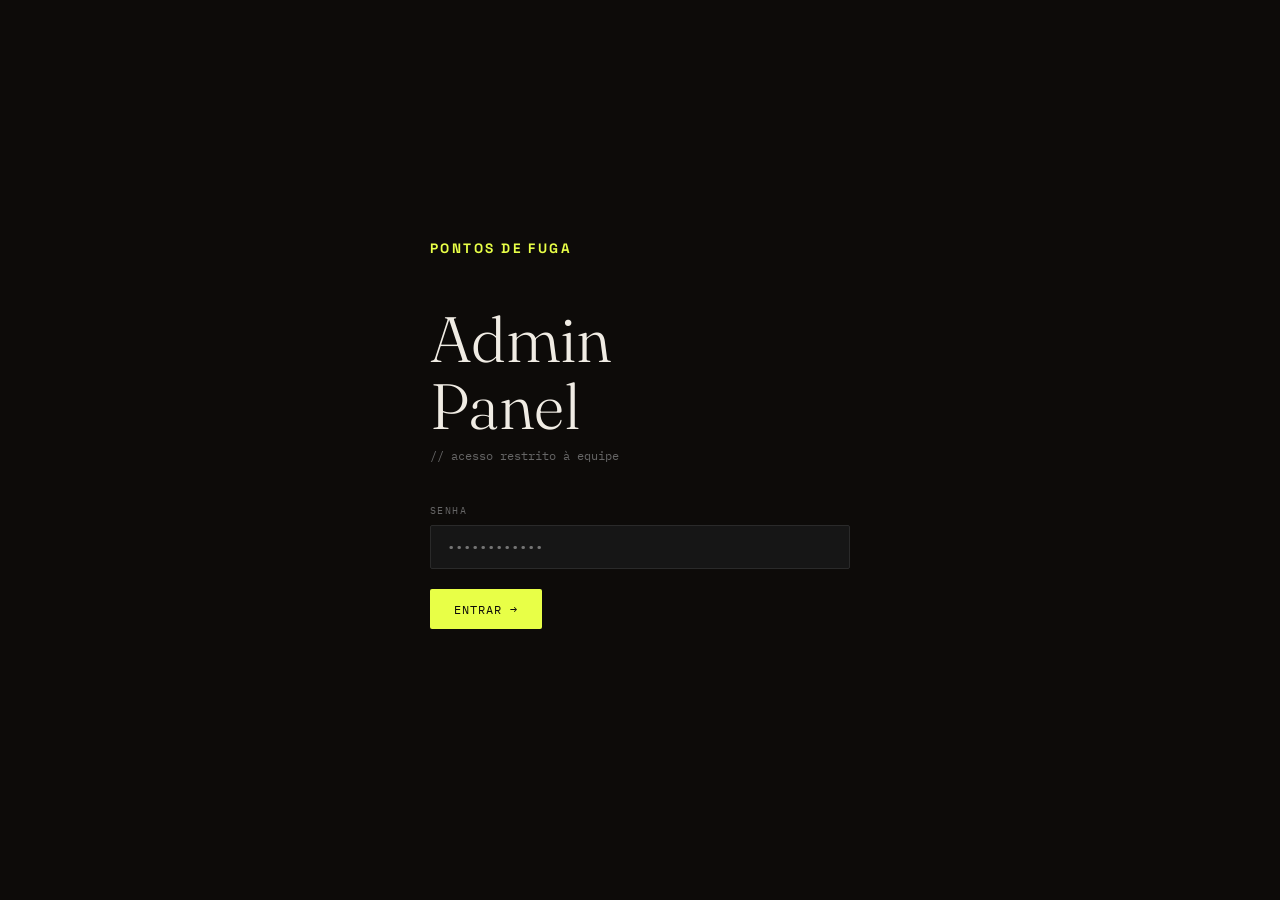
<file: admin.html>
<!DOCTYPE html>
<html lang="pt">
<head>
  <meta charset="UTF-8">
  <meta name="viewport" content="width=device-width, initial-scale=1.0">
  <title>pontos de fuga — Admin</title>
  <link rel="preconnect" href="https://fonts.googleapis.com">
  <link rel="preconnect" href="https://fonts.gstatic.com" crossorigin>
  <link href="https://fonts.googleapis.com/css2?family=Fraunces:ital,opsz,wght@0,9..144,300;0,9..144,400;0,9..144,600;1,9..144,300;1,9..144,400;1,9..144,600&family=Space+Grotesk:wght@300;400;500;600;700&family=IBM+Plex+Mono:ital,wght@0,400;0,500;1,400&display=swap" rel="stylesheet">
  <link rel="stylesheet" href="style/style-base.css">
  <link rel="stylesheet" href="style/style-admin.css">
</head>
<body>

  <!-- ══ LOGIN ══════════════════════════════════════════════ -->
  <div id="loginScreen">
    <div class="login-box">
      <div class="login-logo">pontos de fuga</div>
      <h1 class="login-title">Admin<br>Panel</h1>
      <p class="login-sub">// acesso restrito à equipe</p>
      <div class="field">
        <label>Senha</label>
        <input type="password" id="passwordInput" placeholder="••••••••••••">
      </div>
      <button class="btn btn-primary" id="loginBtn" onclick="doLogin()">Entrar →</button>
      <p id="loginErr"></p>
    </div>
  </div>

  <!-- ══ SETUP (primeira vez — nenhuma senha cadastrada) ════ -->
  <div id="setupScreen">
    <div class="login-box">
      <div class="login-logo">pontos de fuga</div>
      <h1 class="login-title">Primeiro<br>acesso</h1>
      <p class="login-sub">// configure sua senha de acesso</p>
      <div class="field">
        <label>Seu nome</label>
        <input type="text" id="setupLabel" placeholder="ex: Pedro">
      </div>
      <div class="field">
        <label>GitHub Token</label>
        <input type="password" id="setupToken" placeholder="ghp_xxxxxxxxxxxxxxxxxxxx">
      </div>
      <div class="field">
        <label>Senha que deseja usar</label>
        <input type="password" id="setupPassword" placeholder="escolha uma senha forte">
      </div>
      <button class="btn btn-primary" id="setupBtn" onclick="doSetup()">Salvar e entrar →</button>
      <p id="setupErr"></p>
    </div>
  </div>

  <!-- ══ APP ════════════════════════════════════════════════ -->
  <div id="app">

    <div class="adm-topbar">
      <button class="adm-menu-btn" onclick="toggleAdmDrawer()" aria-label="Menu">☰</button>
      <span class="adm-topbar-logo">pontos de fuga / admin</span>
      <div class="adm-topbar-right">
        <span id="saveStatus" class="save-status">carregando…</span>
        <button class="btn btn-primary" id="saveBtn" onclick="saveAll()" disabled>
          <span id="saveBtnText">Salvar no GitHub</span>
        </button>
        <button class="btn btn-secondary btn-small" onclick="doLogout()">Sair</button>
      </div>
    </div>

    <div class="adm-drawer-backdrop" id="admDrawerBackdrop" onclick="toggleAdmDrawer()"></div>
    <div class="adm-layout">

      <!-- SIDEBAR -->
      <aside class="adm-sidebar">
        <span class="sidebar-section">Catálogo</span>
        <button class="nav-btn active" onclick="showPanel('films')">Produções <span id="filmsCount"></span></button>
        <button class="nav-btn" onclick="showPanel('upcoming')">Em produção <span id="upcomingCount"></span></button>
        <span class="sidebar-section">Institucional</span>
        <button class="nav-btn" onclick="showPanel('festivais')">Festivais</button>
<button class="nav-btn" onclick="showPanel('parceiros')">Parceiros</button>
        <span class="sidebar-section">Páginas</span>
        <button class="nav-btn" onclick="showPanel('pag-principal')">Pág. principal</button>
        <button class="nav-btn" onclick="showPanel('pag-producoes')">Produções</button>
        <button class="nav-btn" onclick="showPanel('pag-historia')">Nossa história</button>
        <button class="nav-btn" onclick="showPanel('pag-vemai')">Vem aí</button>
        <button class="nav-btn" onclick="showPanel('pag-contato')">Contato</button>
        <span class="sidebar-section">Sistema</span>
        <button class="nav-btn" onclick="showPanel('estilo')">Estilo</button>
        <button class="nav-btn" onclick="showPanel('tipografia')">Tipografia</button>
        <button class="nav-btn" onclick="showPanel('links')">Links</button>
        <button class="nav-btn" onclick="showPanel('acessos')">Acessos</button>
      </aside>

      <!-- CONTENT -->
      <main class="adm-content">

        <div class="section-panel active" id="panel-films">
          <div class="panel-header">
            <span class="panel-title">Produções</span>
            <span class="panel-count" id="filmsPanelCount"></span>
          </div>
          <div id="filmsList"></div>
          <button class="add-btn" onclick="addFilm()">+ adicionar produção</button>

          <!-- ── OUTRAS PRODUÇÕES ── -->
          <div class="panel-header" style="margin-top:2.5rem">
            <span class="panel-title" style="font-size:16px">Outras Produções</span>
            <span class="panel-count" id="otherPanelCount"></span>
          </div>
          <div id="otherProductionsList"></div>
          <button class="add-btn" onclick="addOtherProduction()">+ adicionar outra produção</button>
        </div>

        <div class="section-panel" id="panel-upcoming">
          <div class="panel-header">
            <span class="panel-title">Em produção</span>
            <span class="panel-count" id="upcomingPanelCount"></span>
          </div>
          <div id="upcomingList"></div>
          <button class="add-btn" onclick="addUpcoming()">+ adicionar produção</button>
        </div>

        <div class="section-panel" id="panel-festivais">
          <div class="panel-header">
            <span class="panel-title">Festivais</span>
            <span class="panel-count" id="festivalPanelCount"></span>
          </div>
          <div id="festivaisList"></div>
          <button class="add-btn" onclick="addFestival()">+ adicionar festival</button>
        </div>

        <div class="section-panel" id="panel-parceiros">
          <div class="panel-header"><span class="panel-title">Parceiros</span></div>
          <div id="parceirosForm"></div>
        </div>

        <!-- ── NOSSA HISTÓRIA ── -->
        <div class="section-panel" id="panel-pag-historia">
          <div class="panel-header"><span class="panel-title">Nossa história</span></div>
          <div id="pagHistoriaForm"></div>
        </div>

        <!-- ── PÁG. PRINCIPAL ── -->
        <div class="section-panel" id="panel-pag-principal">
          <div class="panel-header"><span class="panel-title">Pág. principal</span></div>
          <div id="pagPrincipalForm"></div>
        </div>

        <!-- ── PRODUÇÕES ── -->
        <div class="section-panel" id="panel-pag-producoes">
          <div class="panel-header"><span class="panel-title">Produções</span></div>
          <div id="pagProducoesForm"></div>
        </div>

        <!-- ── VEM AÍ ── -->
        <div class="section-panel" id="panel-pag-vemai">
          <div class="panel-header"><span class="panel-title">Vem aí</span></div>
          <div id="pagVemaiForm"></div>
        </div>

        <!-- ── CONTATO ── -->
        <div class="section-panel" id="panel-pag-contato">
          <div class="panel-header"><span class="panel-title">Contato</span></div>
          <div id="pagContatoForm"></div>
        </div>

        <!-- ── ESTILO ── -->
        <div class="section-panel" id="panel-estilo">
          <div class="panel-header"><span class="panel-title">Estilo</span></div>
          <div id="estiloForm"></div>
        </div>

        <!-- ── TIPOGRAFIA ── -->
        <div class="section-panel" id="panel-tipografia">
          <div class="panel-header"><span class="panel-title">Tipografia</span></div>
          <div id="tipografiaForm"></div>
        </div>

        <!-- ── LINKS ── -->
        <div class="section-panel" id="panel-links">
          <div class="panel-header"><span class="panel-title">Links</span></div>
          <div id="linksForm"></div>
        </div>

        <!-- ── ACESSOS ── -->
        <div class="section-panel" id="panel-acessos">
          <div class="panel-header"><span class="panel-title">Gerenciar acessos</span></div>

          <div id="acessosList" style="margin-bottom:2rem"></div>

          <div class="card">
            <div class="card-header" onclick="toggleCard('card-add-access')">
              <div class="card-header-left">
                <span class="card-name">Adicionar novo acesso</span>
              </div>
              <span class="card-chevron">▼</span>
            </div>
            <div class="card-body" id="card-add-access">
              <div class="fields-grid">
                <div class="field"><label>Nome do usuário</label><input id="newLabel" placeholder="ex: Ana"></div>
                <div class="field"></div>
                <div class="field full"><label>GitHub Token</label><input type="password" id="newToken" placeholder="ghp_xxxxxxxxxxxxxxxxxxxx"></div>
                <div class="field full"><label>Senha</label><input type="password" id="newPassword" placeholder="senha que o usuário vai usar"></div>
              </div>
              <div class="card-actions">
                <button class="btn btn-primary" id="addAccessBtn" onclick="addAccess()">+ adicionar acesso</button>
              </div>
            </div>
          </div>

        </div>

      </main>
    </div>
  </div>

  <div id="toast"></div>

  <script src="scripts/data.js"></script>
  <script src="scripts/script-admin.js"></script>
</body>
</html>
</file>
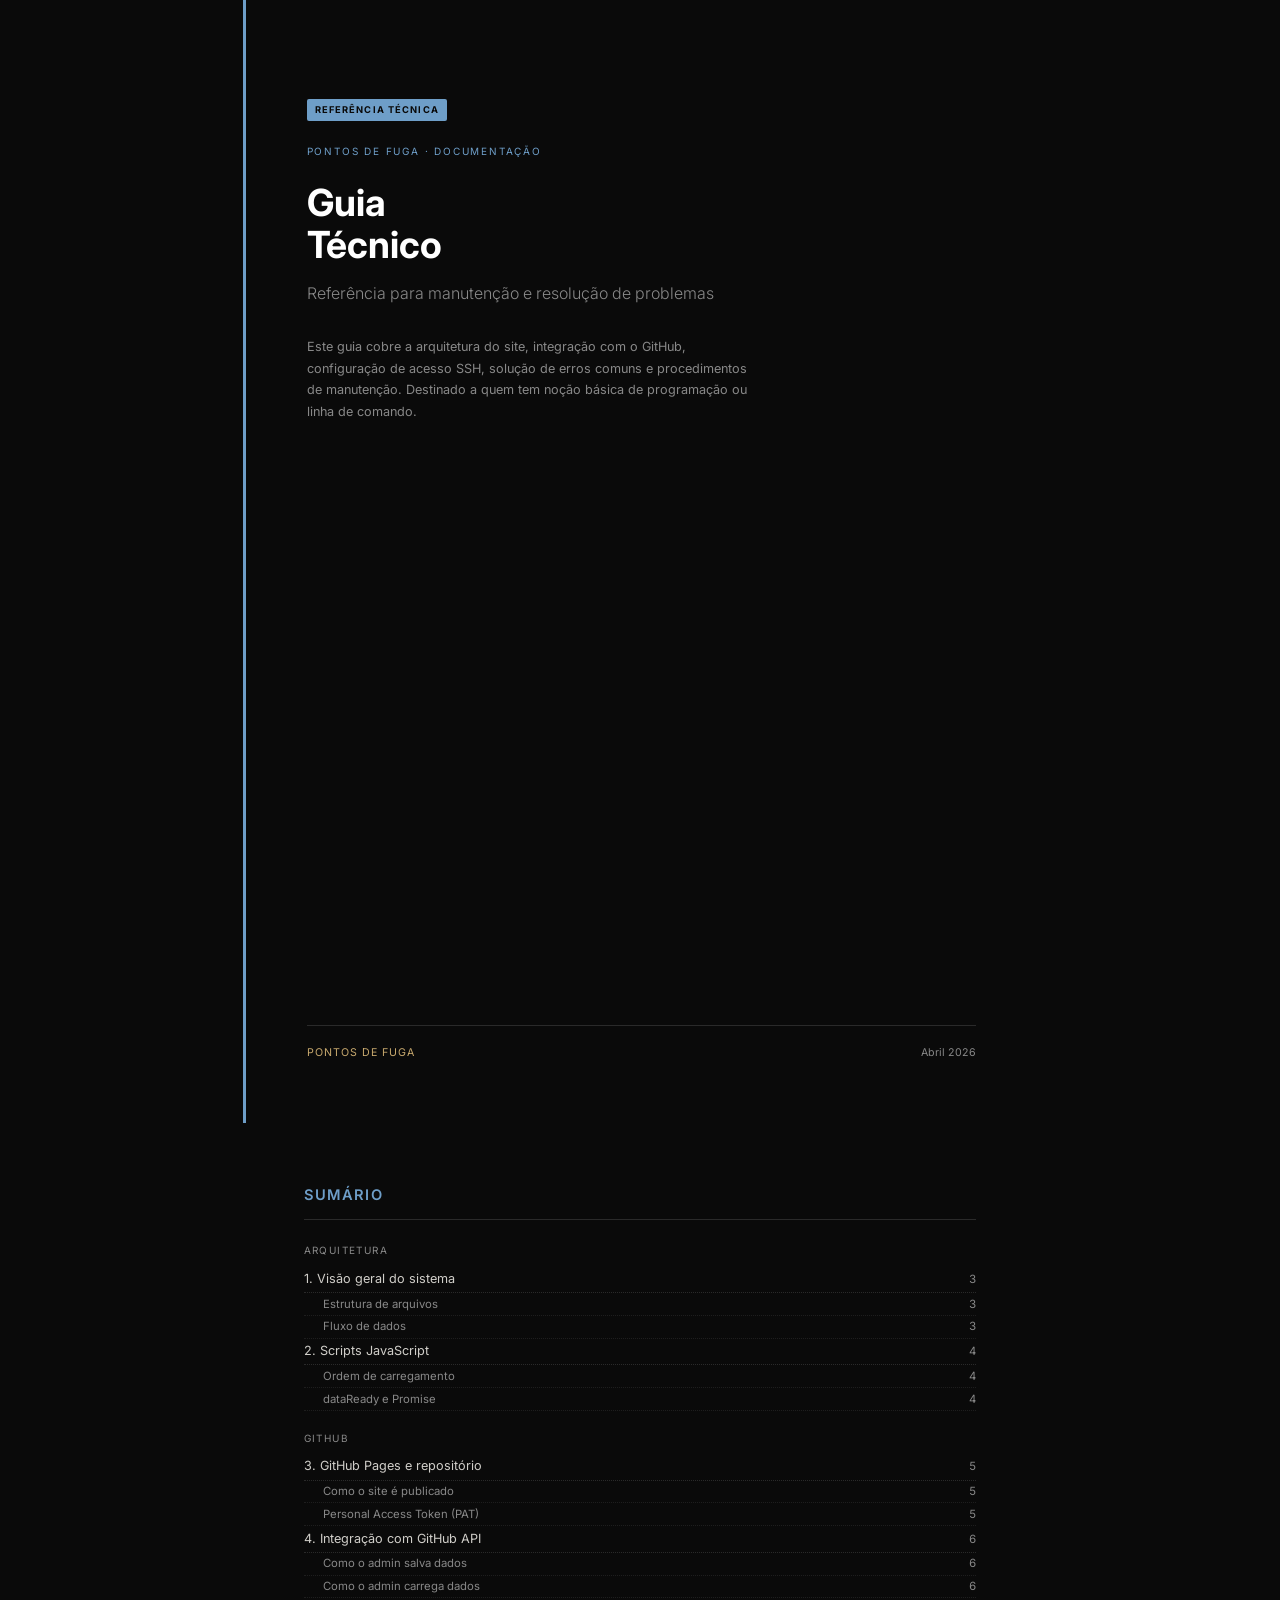
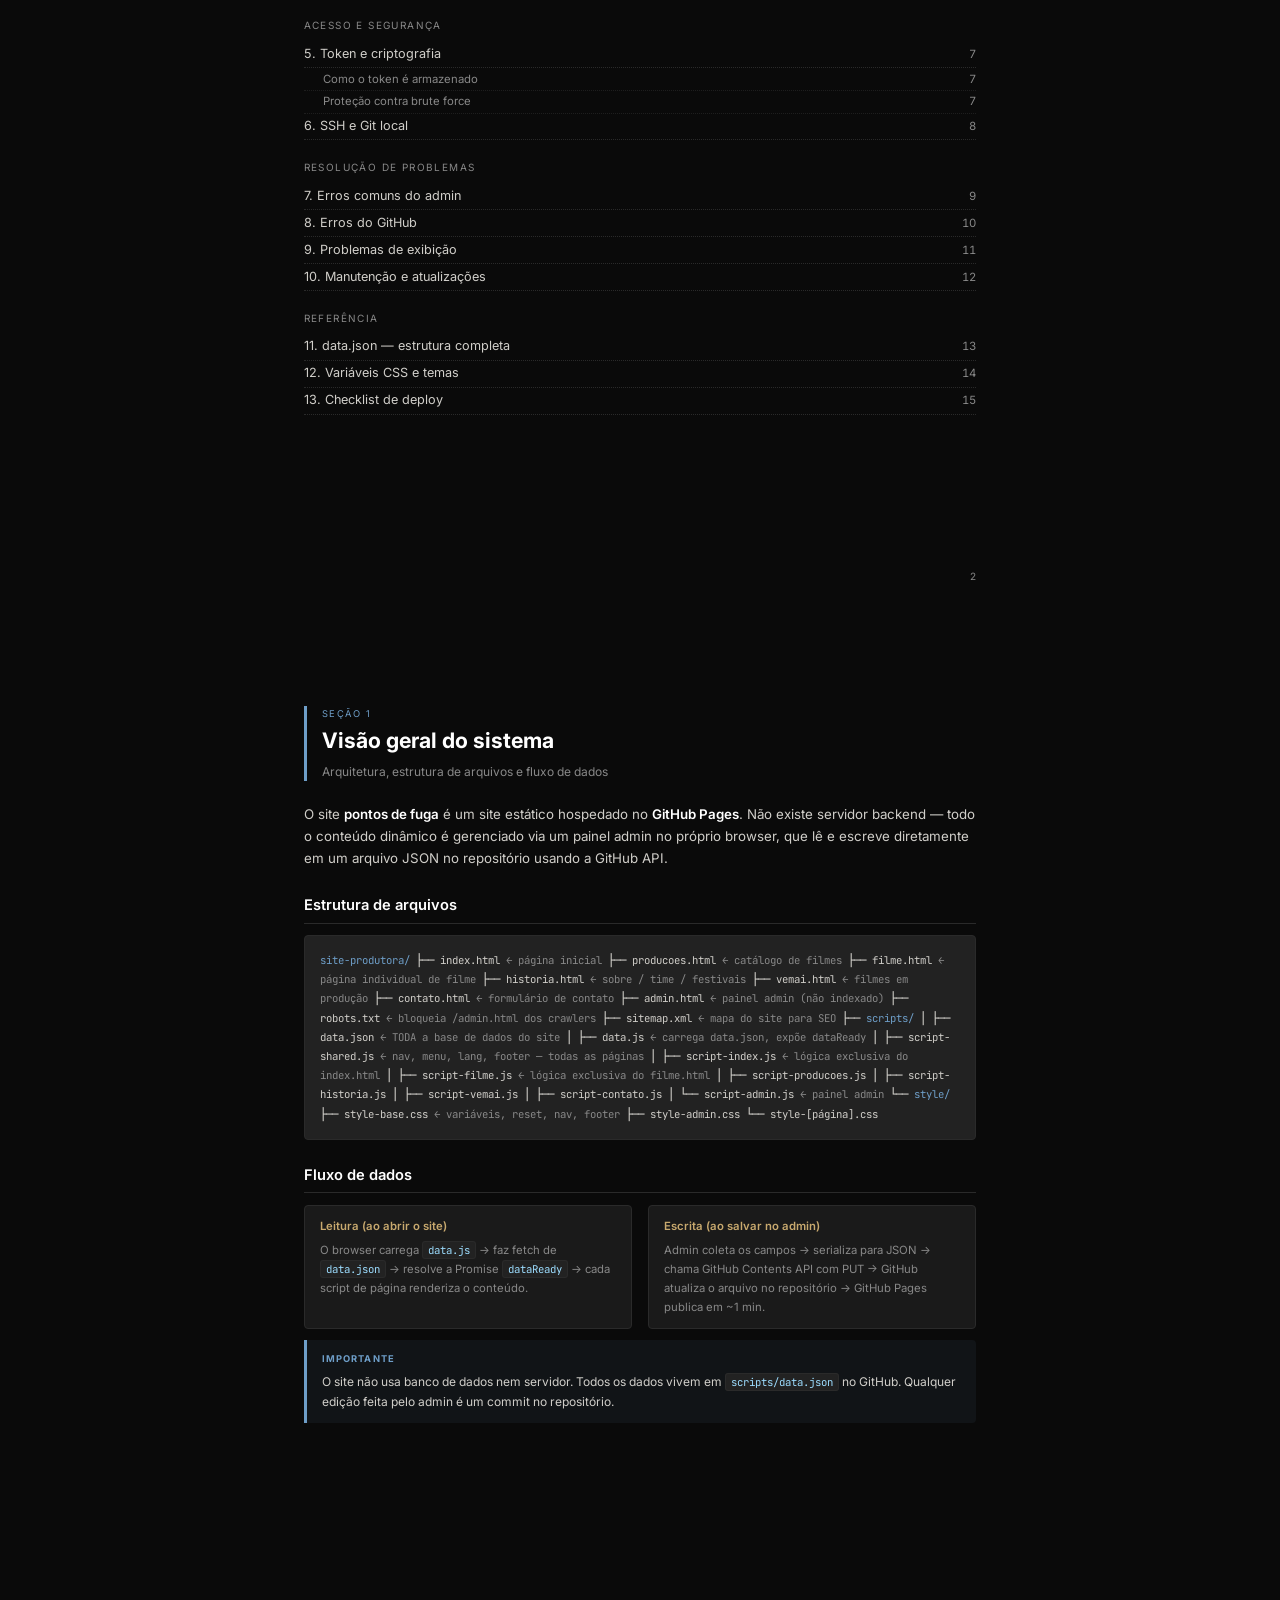
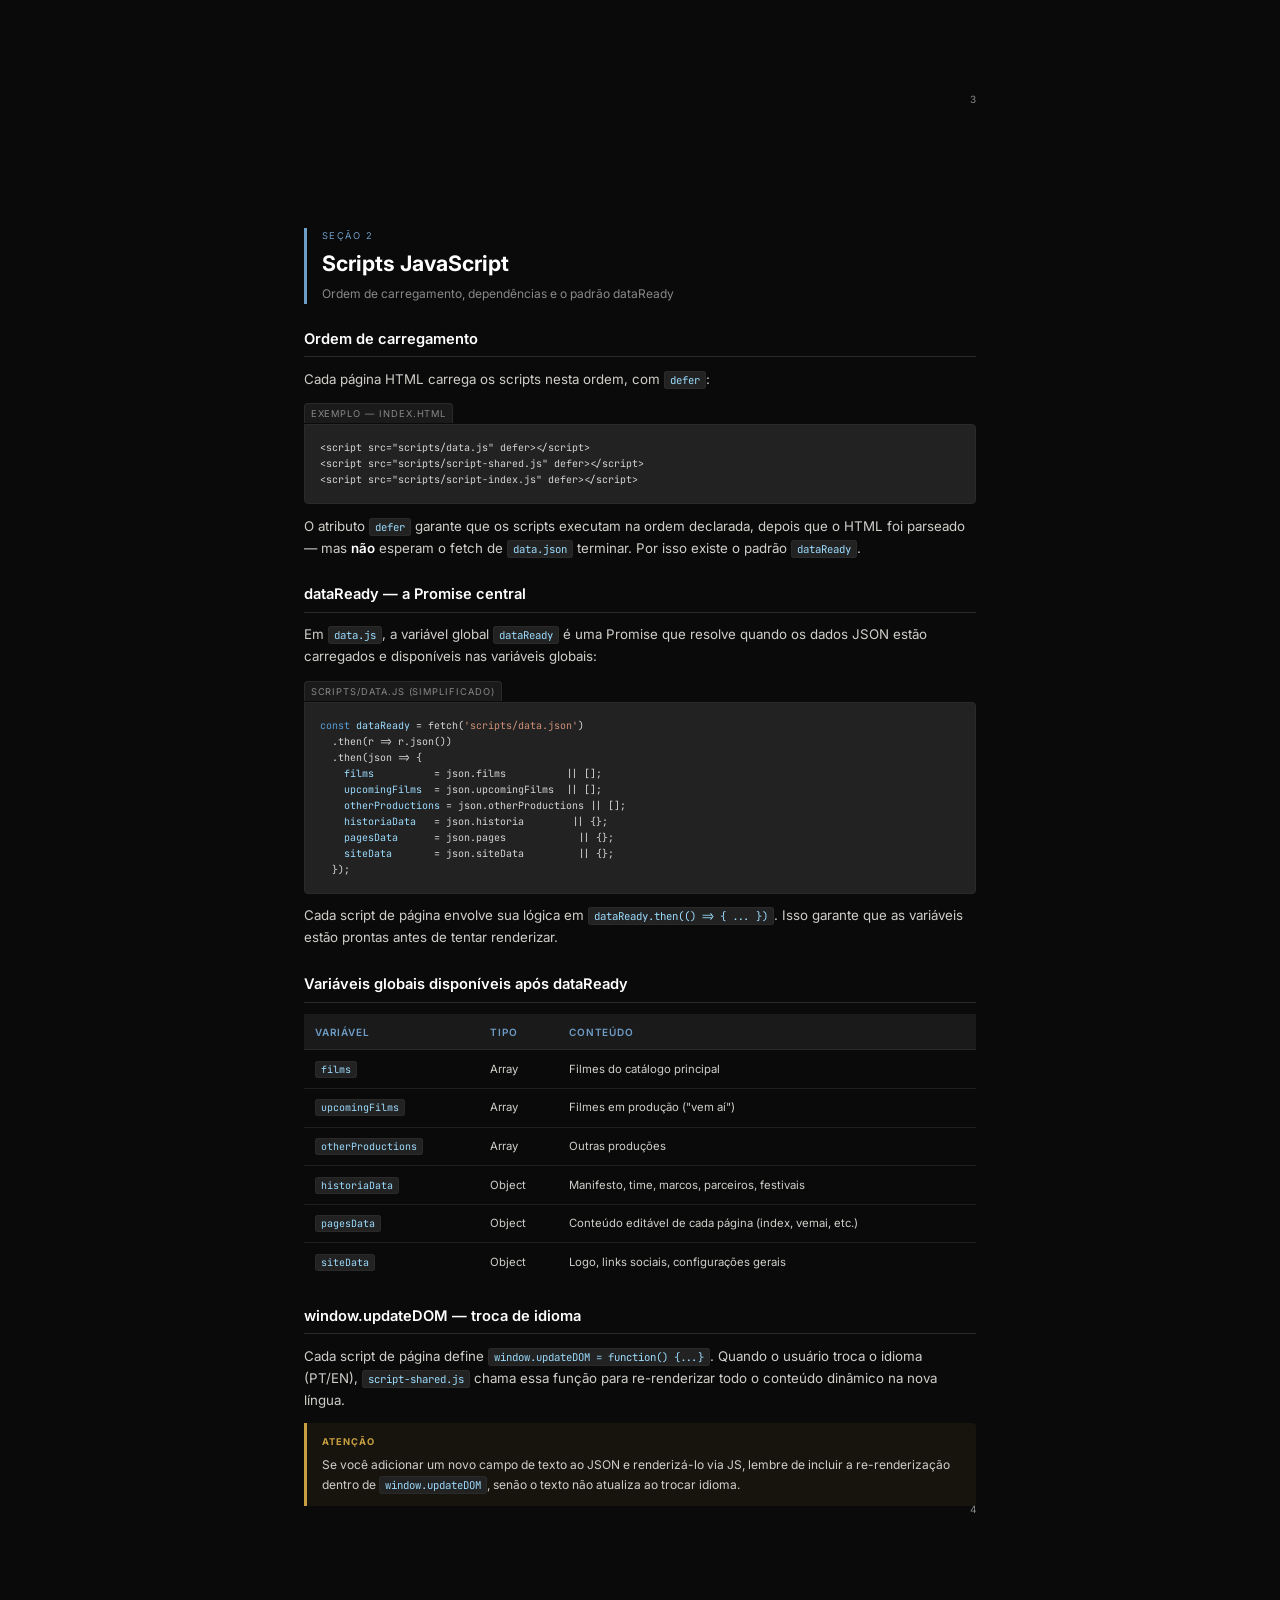
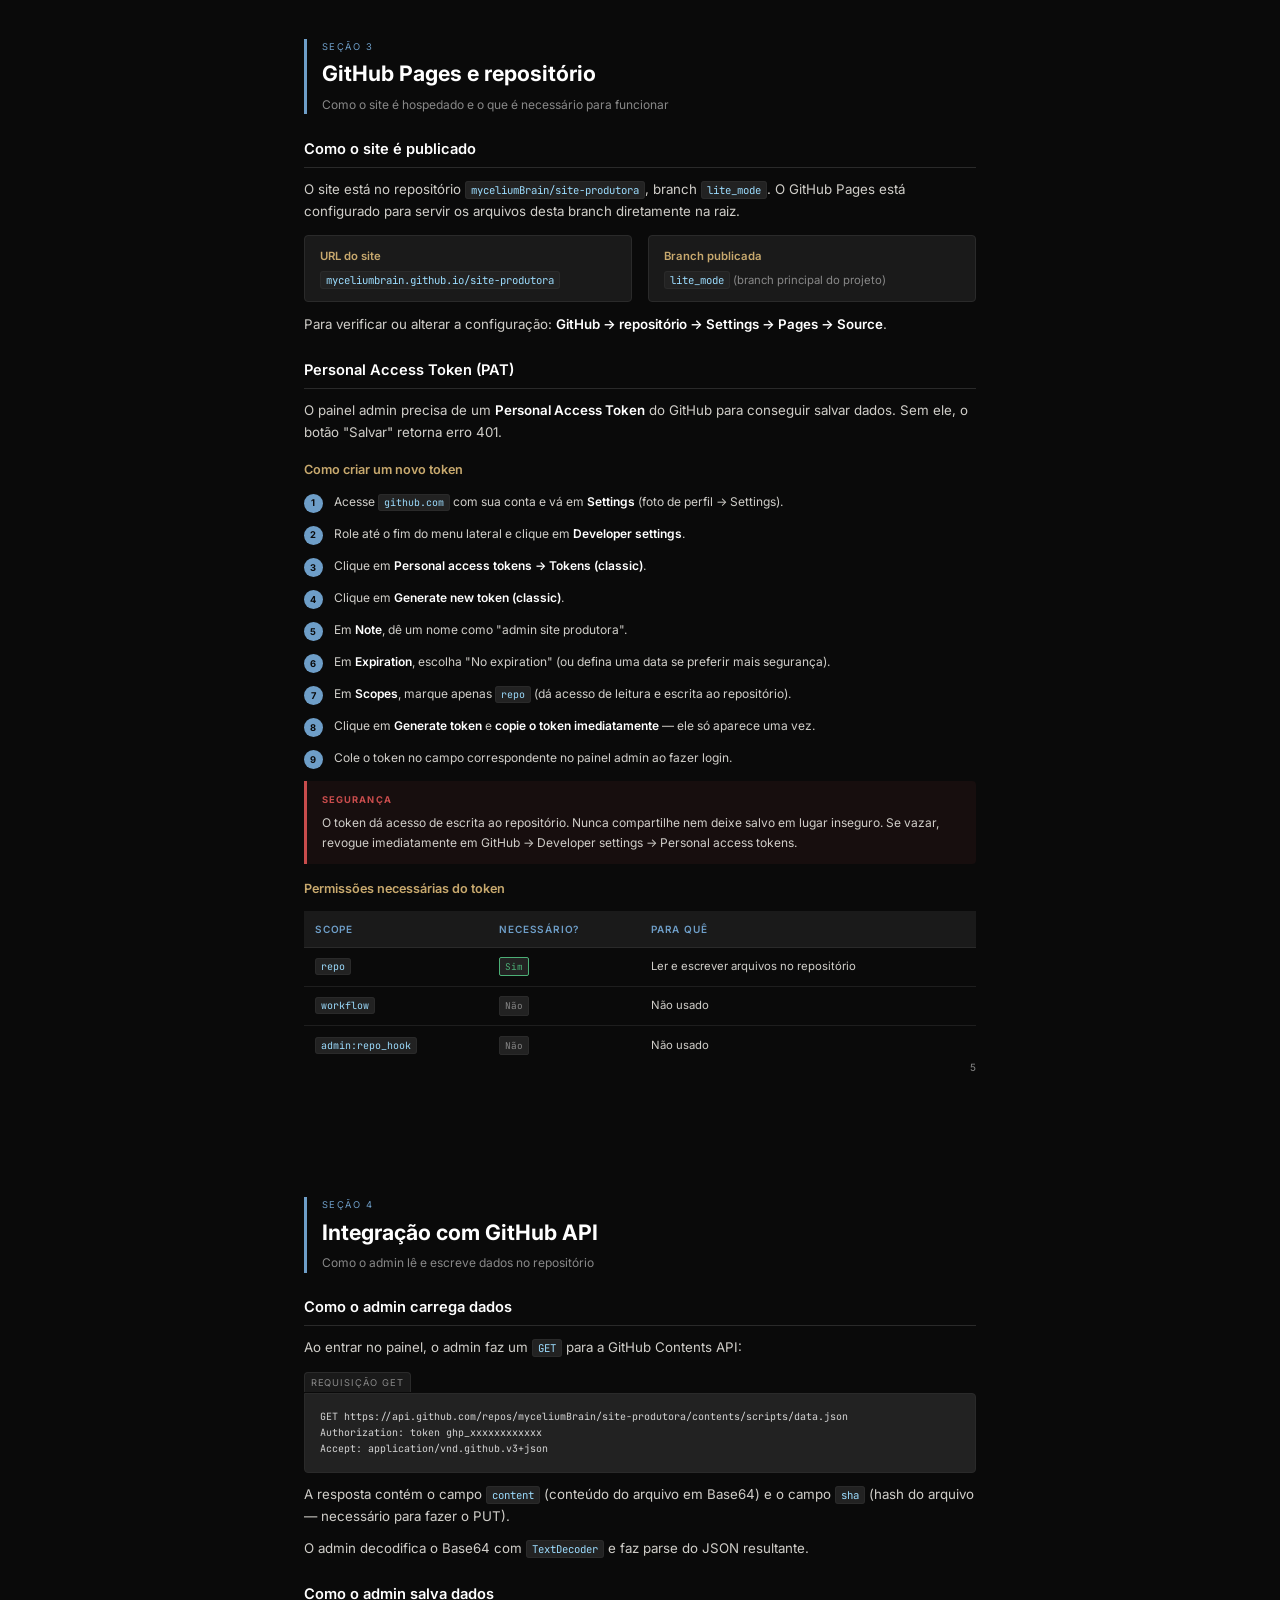
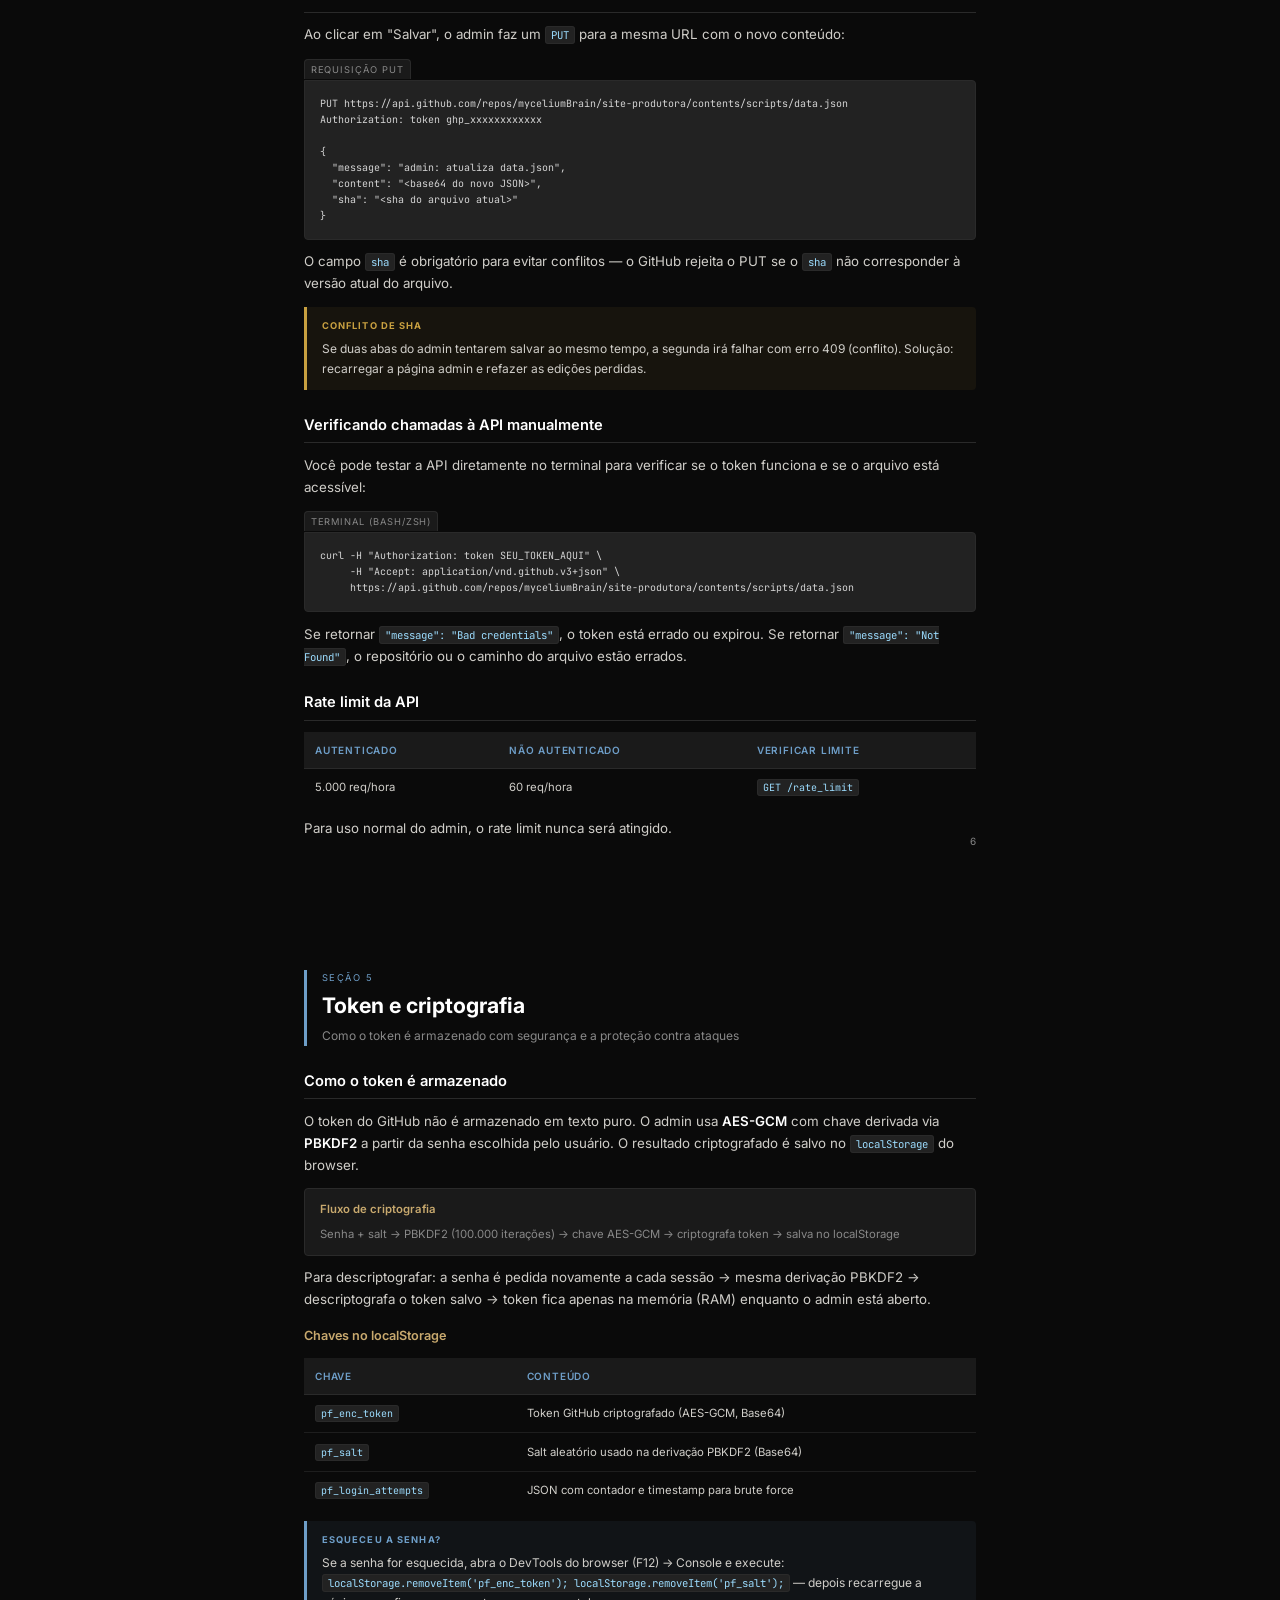
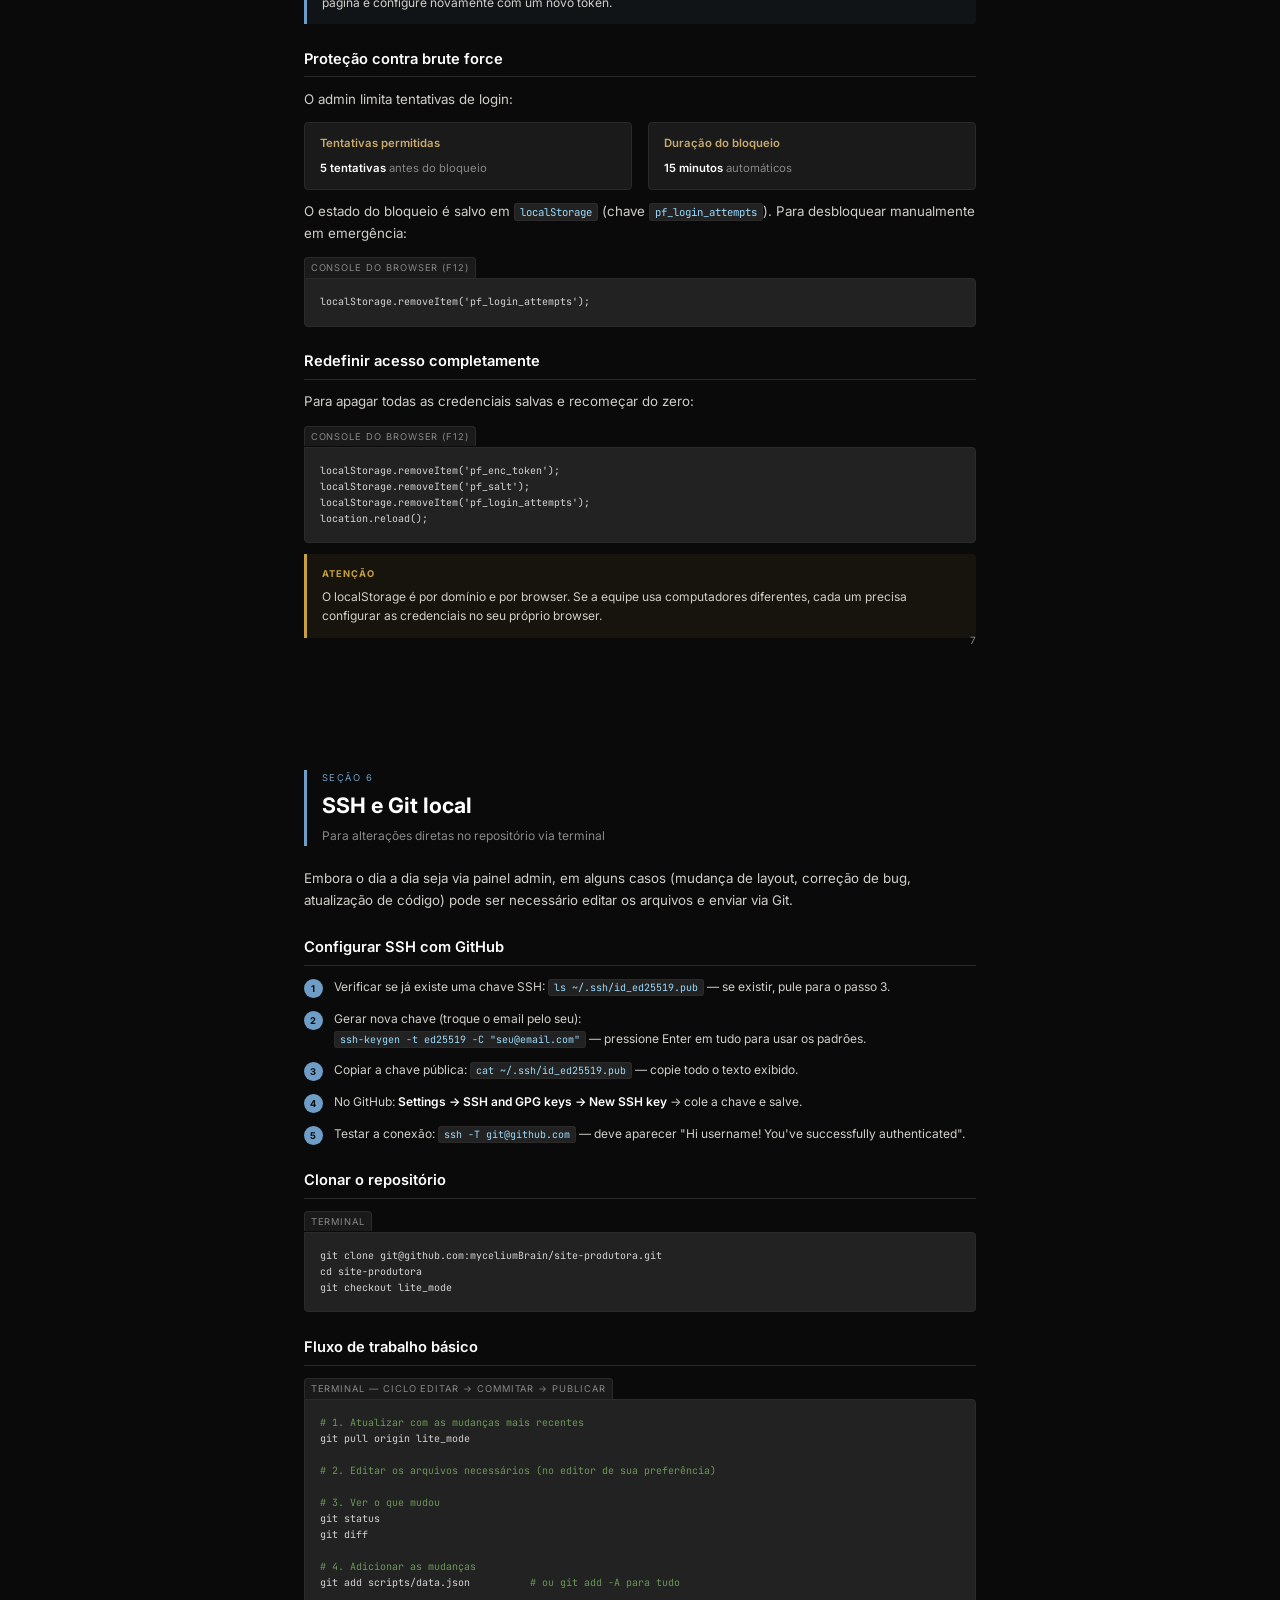
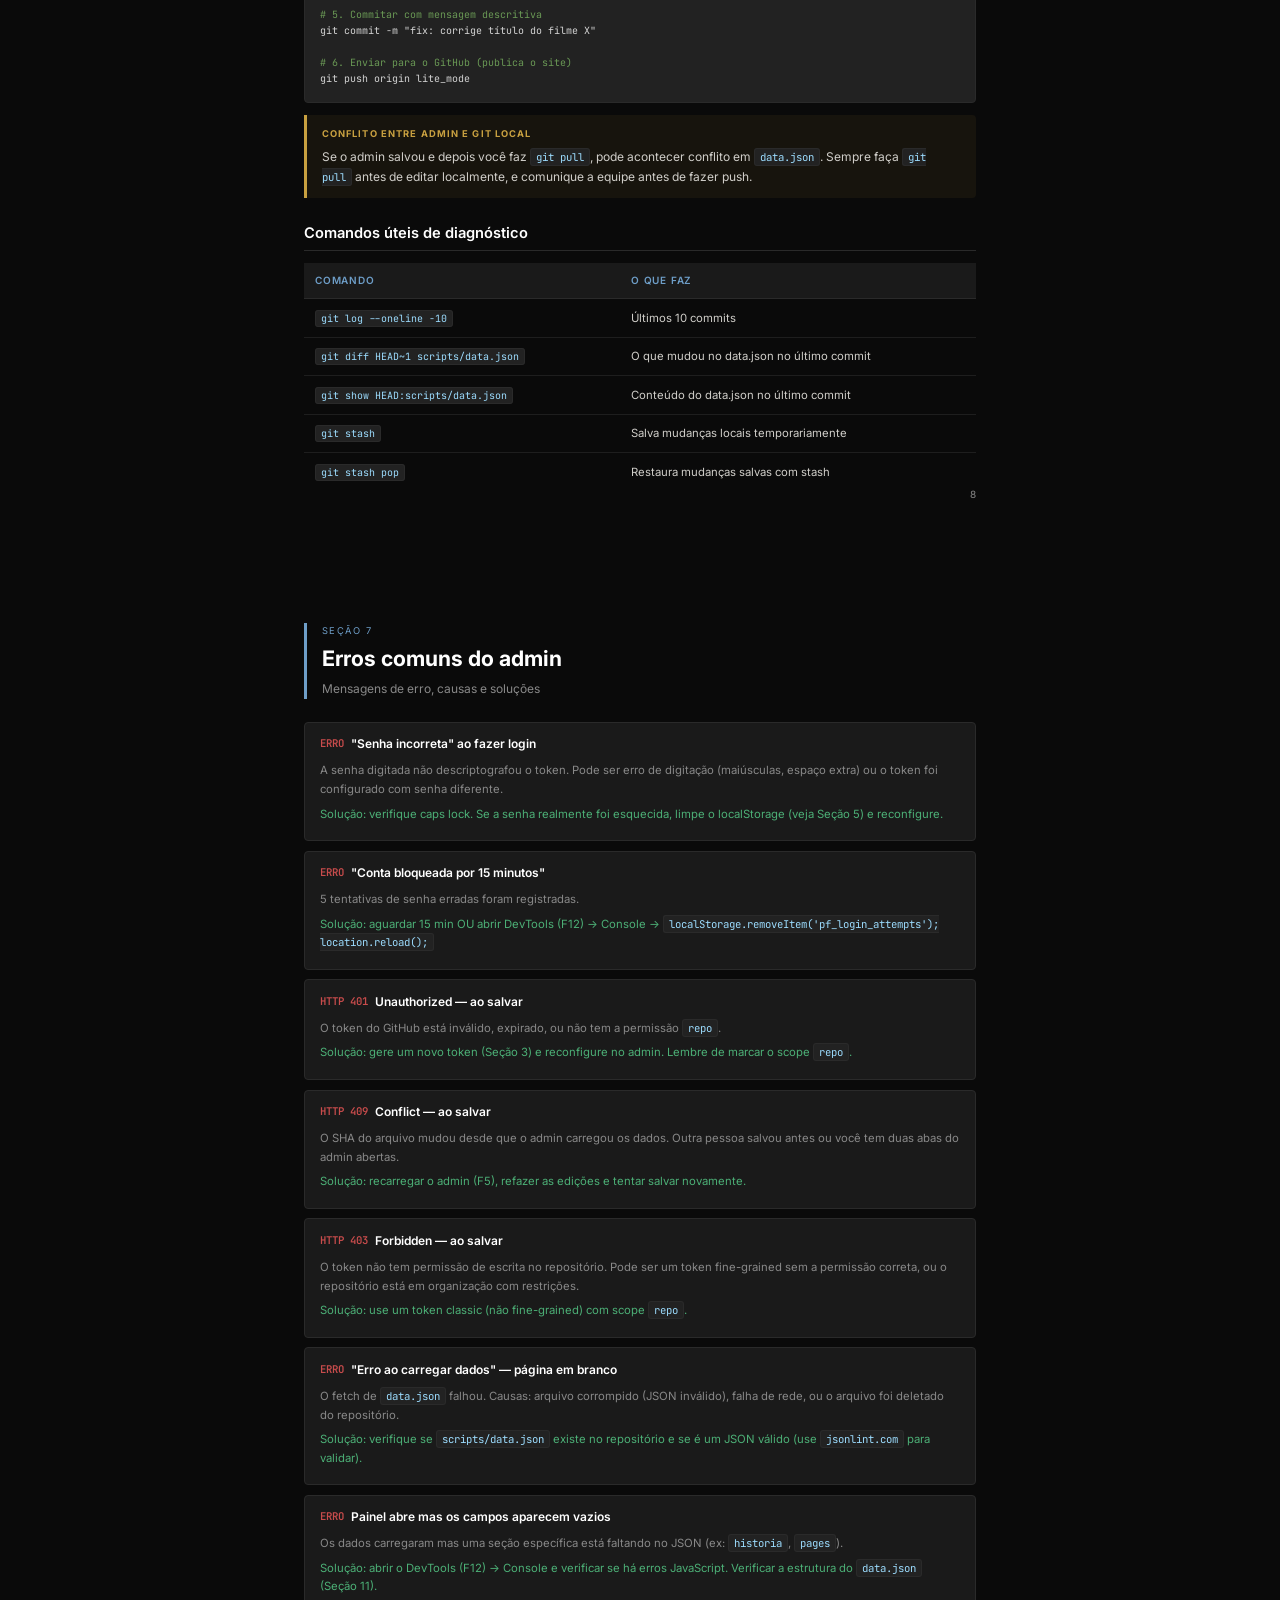
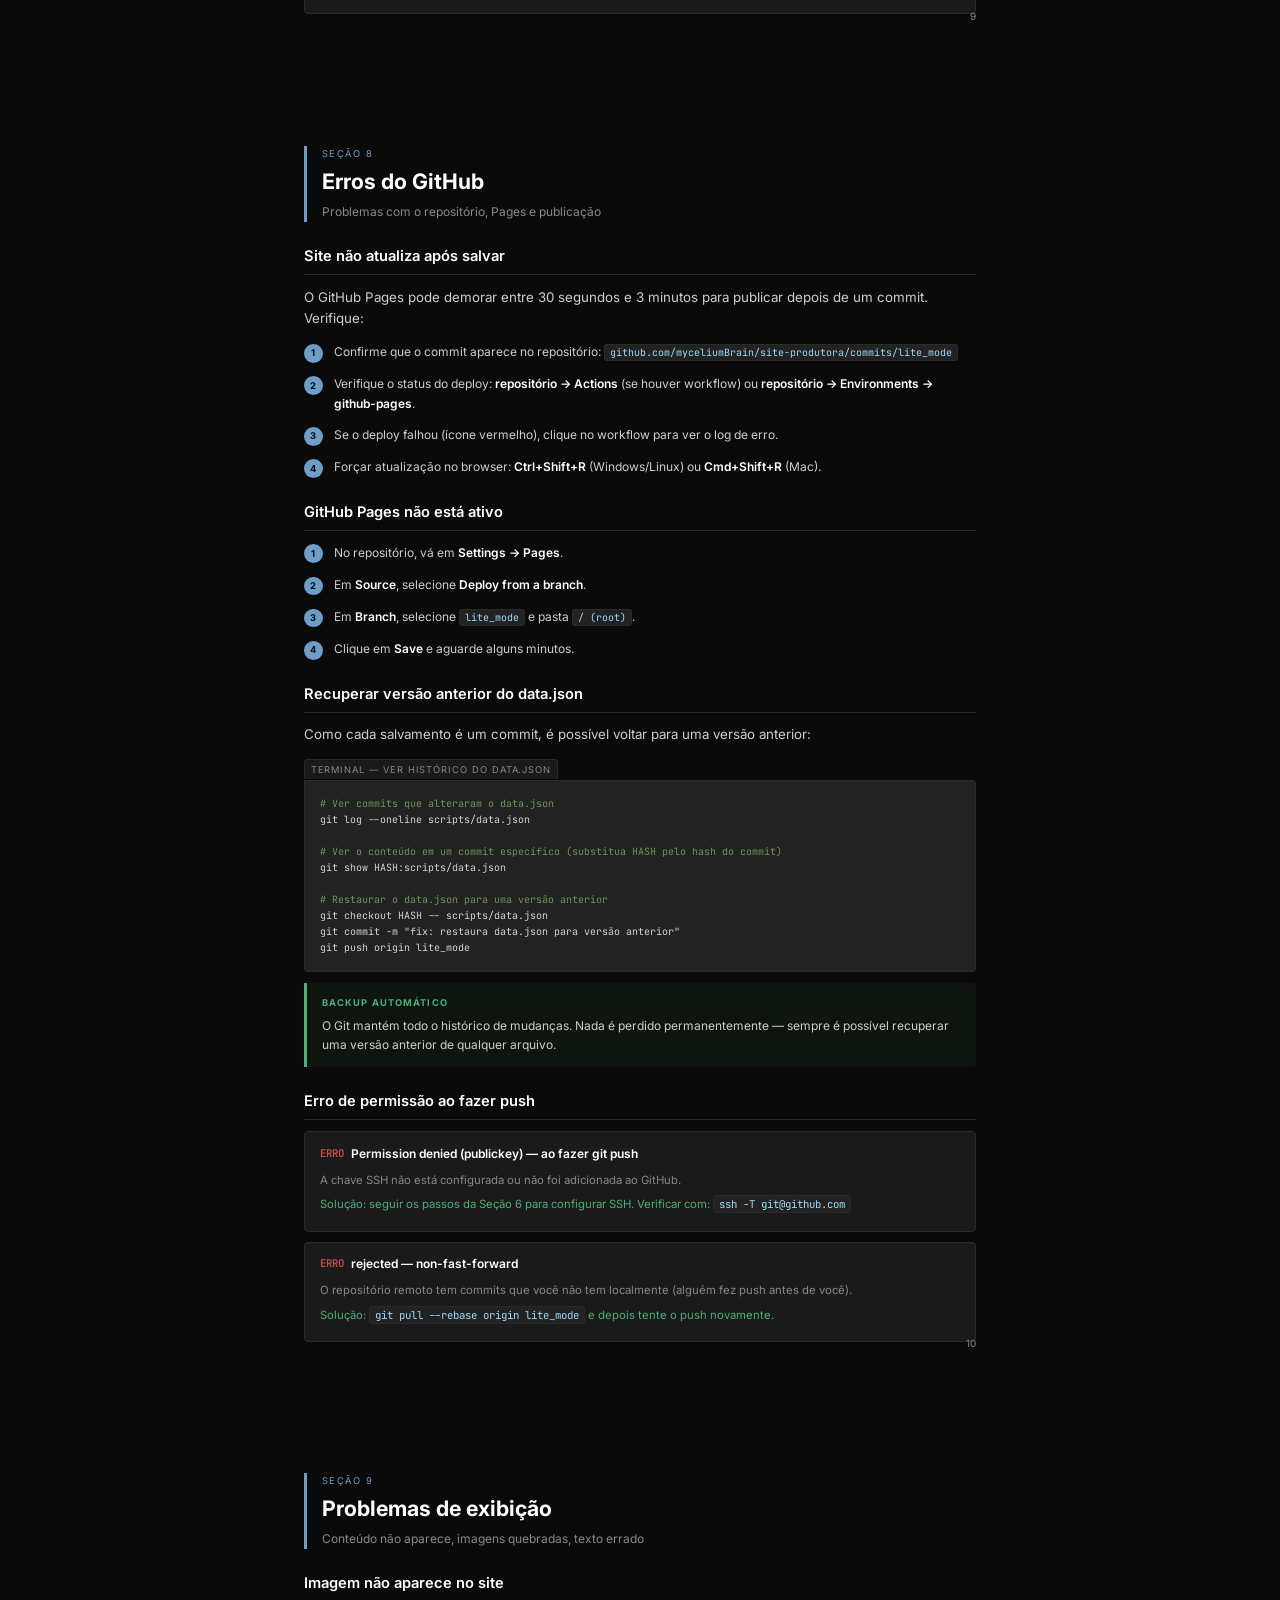
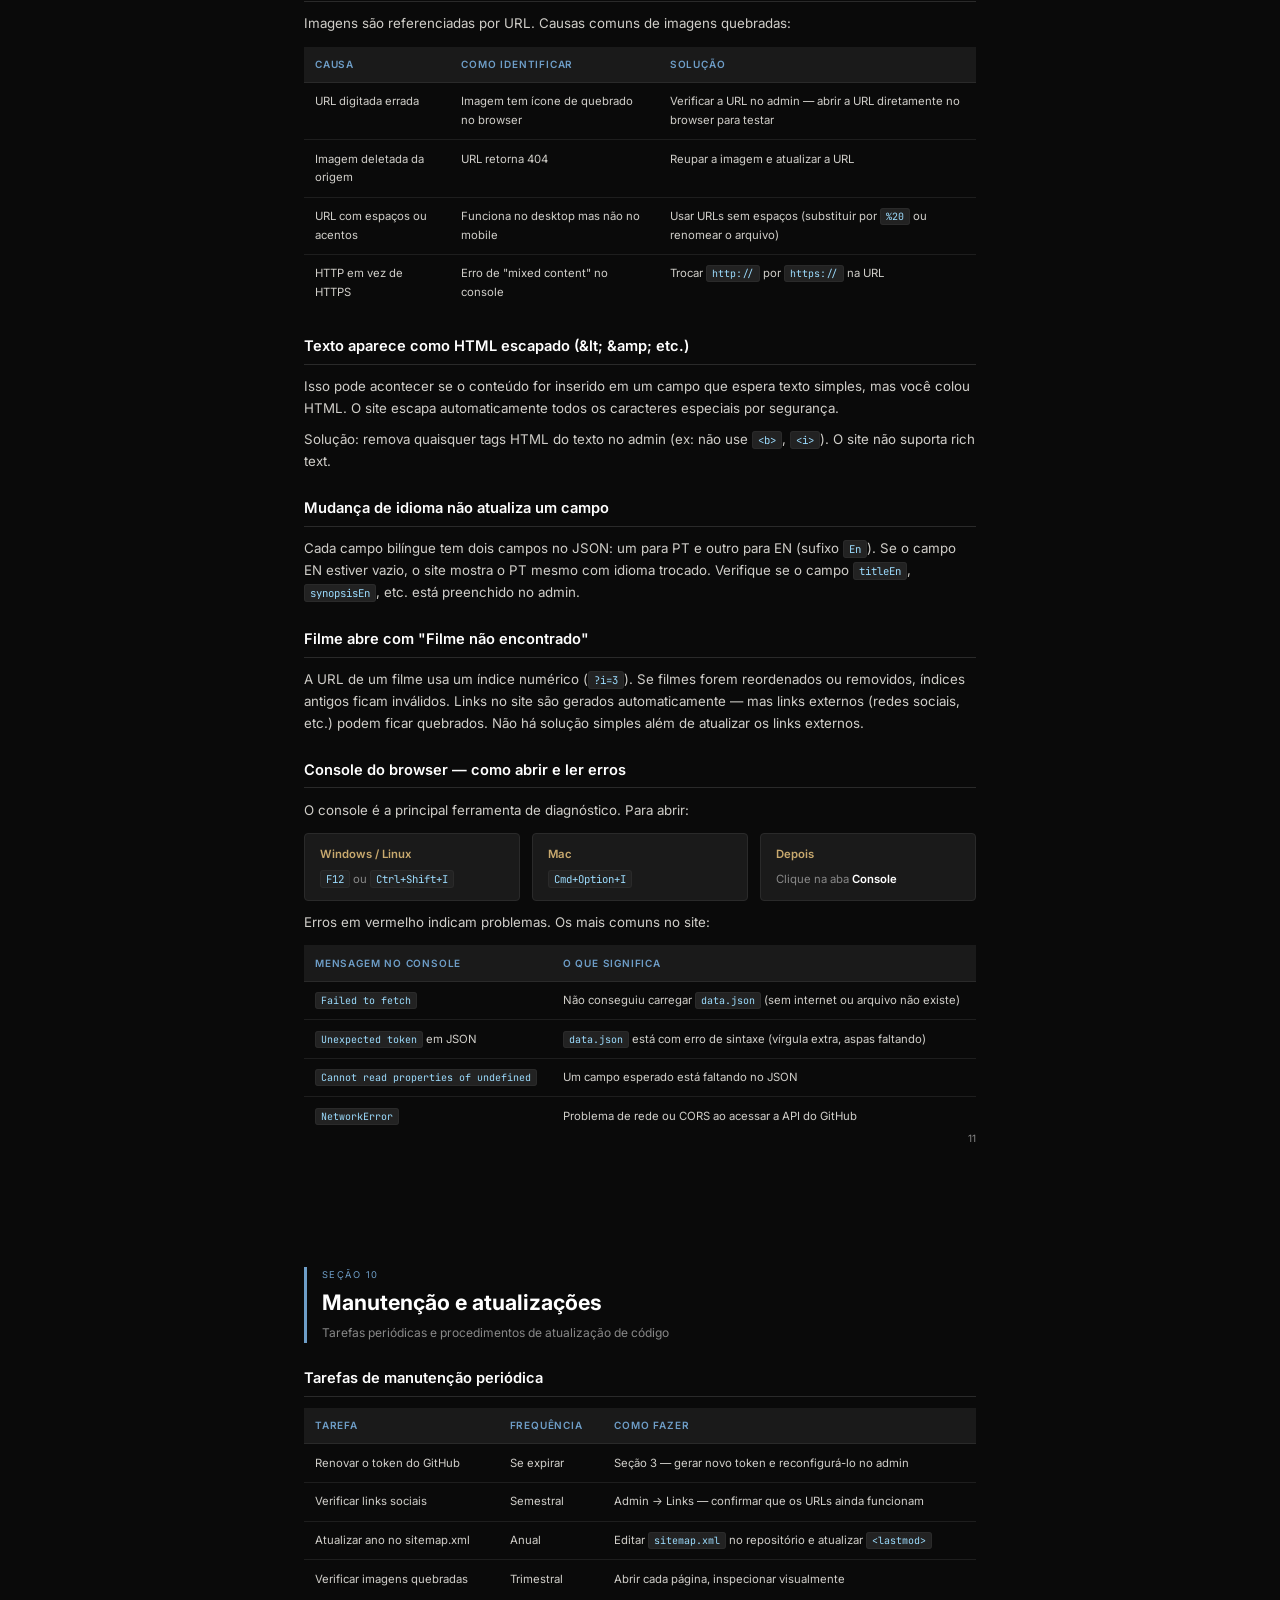
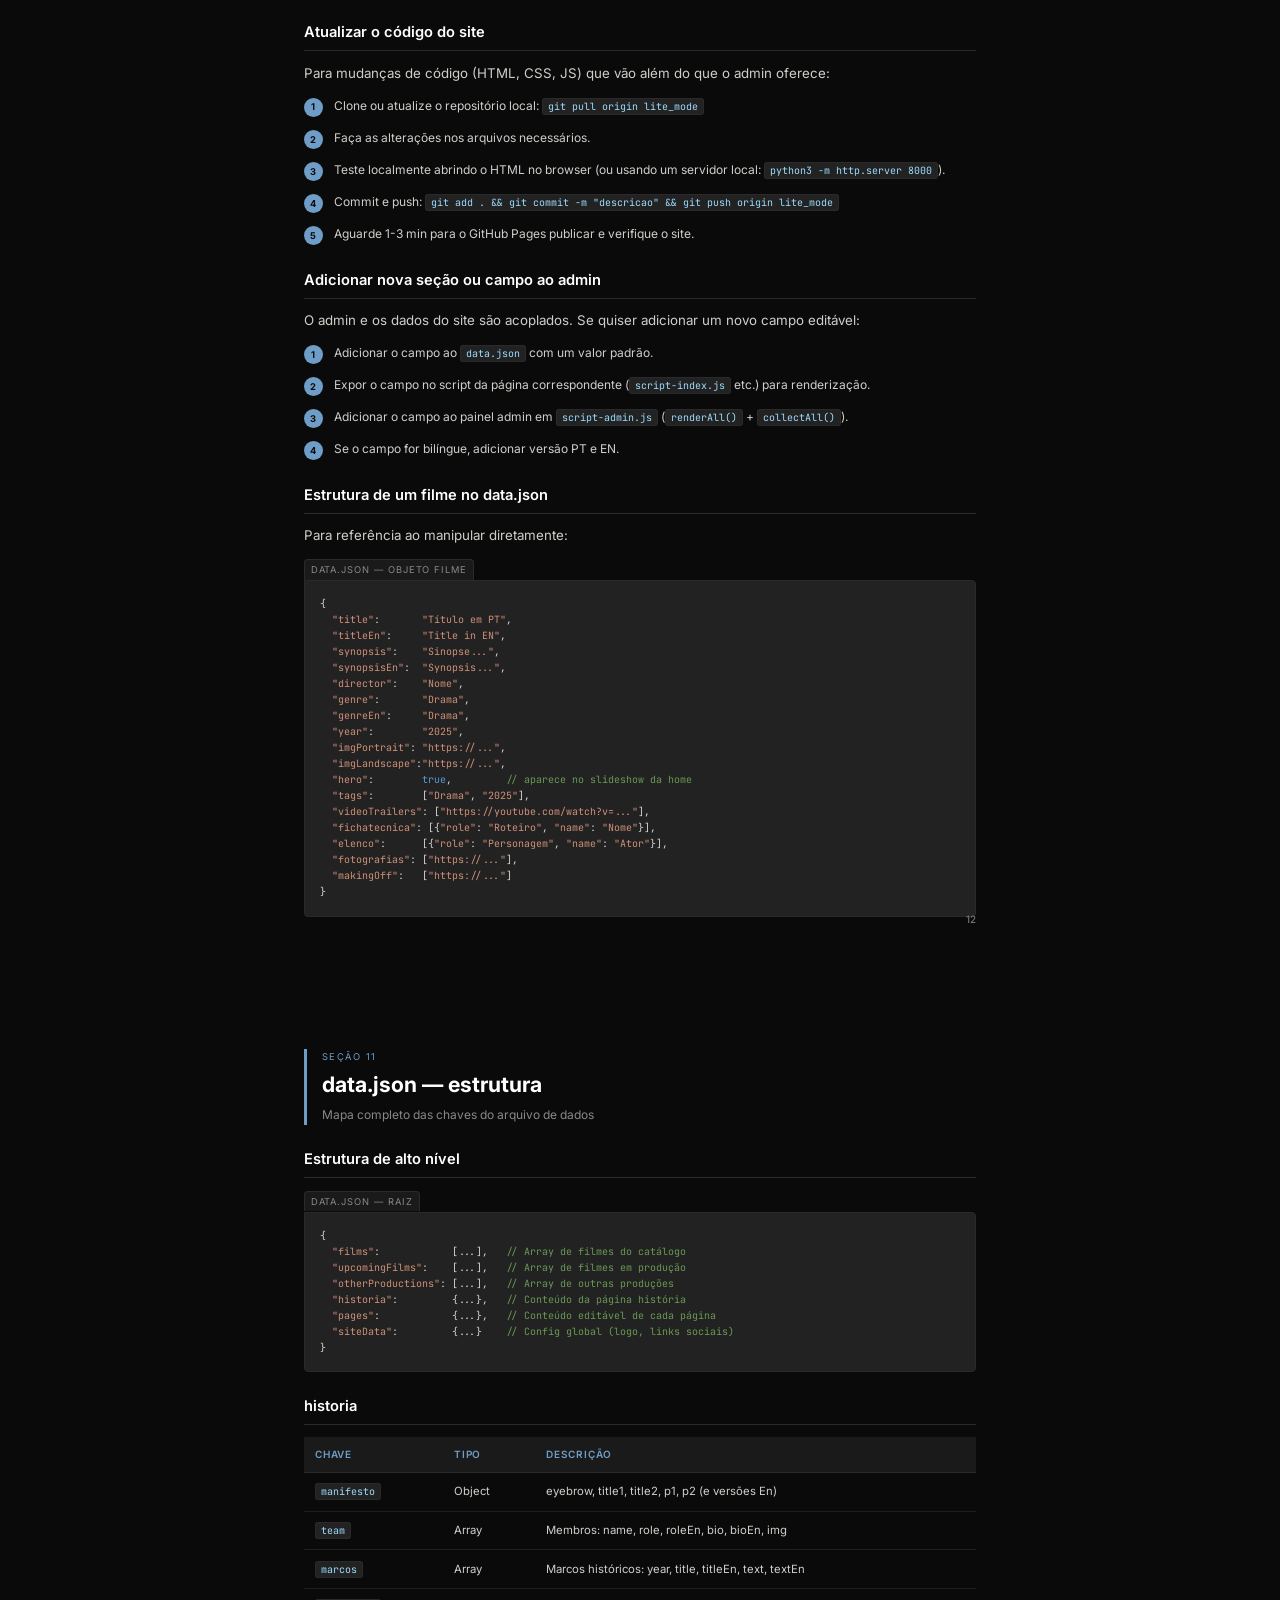
<file: docs/guia-tecnico.html>
<!DOCTYPE html>
<html lang="pt-BR">
<head>
<meta charset="UTF-8">
<meta name="viewport" content="width=device-width, initial-scale=1.0">
<title>Guia Técnico — pontos de fuga</title>
<style>
  @import url('https://fonts.googleapis.com/css2?family=Inter:wght@300;400;500;600;700&family=JetBrains+Mono:wght@400;500&display=swap');

  :root {
    --black: #0a0a0a;
    --dark: #111111;
    --surface: #1a1a1a;
    --surface2: #222222;
    --border: #2a2a2a;
    --muted: #666;
    --text: #d0cec9;
    --text-dim: #888;
    --accent: #c8a96e;
    --accent2: #6e9ec8;
    --green: #4caf76;
    --red: #c84c4c;
    --yellow: #c8a040;
    --page-w: 210mm;
    --pad: 16mm;
  }

  * { box-sizing: border-box; margin: 0; padding: 0; }

  body {
    font-family: 'Inter', sans-serif;
    background: var(--black);
    color: var(--text);
    font-size: 10pt;
    line-height: 1.65;
    -webkit-print-color-adjust: exact;
    print-color-adjust: exact;
  }

  /* ── PAGES ── */
  .page {
    width: var(--page-w);
    min-height: 297mm;
    margin: 0 auto;
    padding: var(--pad);
    position: relative;
    page-break-after: always;
    break-after: page;
  }

  @media print {
    body { background: #0a0a0a; }
    .page { page-break-after: always; }
  }

  /* ── COVER ── */
  .cover {
    background: var(--black);
    display: flex;
    flex-direction: column;
    justify-content: space-between;
    border-left: 3px solid var(--accent2);
  }
  .cover-top { padding-top: 10mm; }
  .cover-label {
    font-size: 7.5pt;
    letter-spacing: 0.18em;
    text-transform: uppercase;
    color: var(--accent2);
    margin-bottom: 6mm;
  }
  .cover-title {
    font-size: 28pt;
    font-weight: 700;
    color: #fff;
    line-height: 1.1;
    margin-bottom: 4mm;
  }
  .cover-subtitle {
    font-size: 12pt;
    font-weight: 300;
    color: var(--text-dim);
    margin-bottom: 8mm;
  }
  .cover-desc {
    font-size: 9.5pt;
    color: var(--text-dim);
    line-height: 1.7;
    max-width: 120mm;
  }
  .cover-bottom {
    border-top: 1px solid var(--border);
    padding-top: 5mm;
    display: flex;
    justify-content: space-between;
    align-items: flex-end;
  }
  .cover-org { font-size: 8pt; color: var(--accent); letter-spacing: 0.1em; text-transform: uppercase; }
  .cover-date { font-size: 8pt; color: var(--text-dim); }
  .cover-badge {
    display: inline-block;
    background: var(--accent2);
    color: var(--black);
    font-size: 7pt;
    font-weight: 700;
    letter-spacing: 0.12em;
    text-transform: uppercase;
    padding: 3px 8px;
    border-radius: 2px;
    margin-bottom: 6mm;
  }

  /* ── TOC ── */
  .toc-title {
    font-size: 11pt;
    font-weight: 600;
    color: var(--accent2);
    letter-spacing: 0.08em;
    text-transform: uppercase;
    margin-bottom: 6mm;
    padding-bottom: 3mm;
    border-bottom: 1px solid var(--border);
  }
  .toc-section { margin-bottom: 5mm; }
  .toc-section-label {
    font-size: 7.5pt;
    letter-spacing: 0.14em;
    text-transform: uppercase;
    color: var(--text-dim);
    margin-bottom: 2mm;
  }
  .toc-item {
    display: flex;
    justify-content: space-between;
    align-items: baseline;
    padding: 2.5px 0;
    border-bottom: 1px dotted var(--border);
  }
  .toc-item-name { font-size: 9.5pt; color: var(--text); }
  .toc-item-page { font-size: 8.5pt; color: var(--text-dim); font-variant-numeric: tabular-nums; }
  .toc-sub {
    padding-left: 5mm;
    padding: 1.5px 0 1.5px 5mm;
    border-bottom: 1px dotted #1e1e1e;
  }
  .toc-sub .toc-item-name { font-size: 8.5pt; color: var(--text-dim); }

  /* ── SECTION PAGES ── */
  .section-header {
    border-left: 3px solid var(--accent2);
    padding-left: 4mm;
    margin-bottom: 6mm;
  }
  .section-eyebrow {
    font-size: 7pt;
    letter-spacing: 0.16em;
    text-transform: uppercase;
    color: var(--accent2);
    margin-bottom: 2mm;
  }
  .section-title {
    font-size: 16pt;
    font-weight: 700;
    color: #fff;
    line-height: 1.2;
  }
  .section-sub {
    font-size: 9pt;
    color: var(--text-dim);
    margin-top: 2mm;
  }

  /* ── TYPOGRAPHY ── */
  h2 {
    font-size: 11pt;
    font-weight: 600;
    color: #fff;
    margin: 6mm 0 3mm;
    padding-bottom: 1.5mm;
    border-bottom: 1px solid var(--border);
  }
  h3 {
    font-size: 9.5pt;
    font-weight: 600;
    color: var(--accent);
    margin: 4mm 0 2mm;
  }
  h4 {
    font-size: 9pt;
    font-weight: 600;
    color: var(--text);
    margin: 3mm 0 1.5mm;
  }
  p { margin-bottom: 2.5mm; }
  p + p { margin-top: 0; }
  strong { color: #fff; font-weight: 600; }
  em { color: var(--accent); font-style: normal; }

  /* ── CODE ── */
  code {
    font-family: 'JetBrains Mono', monospace;
    font-size: 8pt;
    background: var(--surface2);
    color: #9cdcfe;
    padding: 1px 5px;
    border-radius: 3px;
    border: 1px solid var(--border);
  }
  pre {
    font-family: 'JetBrains Mono', monospace;
    font-size: 7.5pt;
    background: var(--surface2);
    border: 1px solid var(--border);
    border-radius: 4px;
    padding: 4mm;
    margin: 3mm 0;
    overflow: hidden;
    white-space: pre-wrap;
    word-break: break-all;
    line-height: 1.6;
    color: #d4d4d4;
  }
  pre .cm { color: #6a9955; } /* comment */
  pre .kw { color: #569cd6; } /* keyword */
  pre .st { color: #ce9178; } /* string */
  pre .fn { color: #dcdcaa; } /* function */
  pre .nm { color: #9cdcfe; } /* variable */
  pre .nu { color: #b5cea8; } /* number */

  /* ── CODE BLOCK WITH LABEL ── */
  .code-block { margin: 3mm 0; }
  .code-label {
    font-size: 7pt;
    letter-spacing: 0.1em;
    text-transform: uppercase;
    color: var(--text-dim);
    background: var(--surface);
    border: 1px solid var(--border);
    border-bottom: none;
    padding: 2px 6px;
    border-radius: 4px 4px 0 0;
    display: inline-block;
  }
  .code-block pre { margin-top: 0; border-radius: 0 4px 4px 4px; }

  /* ── CALLOUTS ── */
  .callout {
    border-left: 3px solid;
    padding: 3mm 4mm;
    margin: 3mm 0;
    border-radius: 0 4px 4px 0;
  }
  .callout-info { border-color: var(--accent2); background: rgba(110,158,200,0.07); }
  .callout-warn { border-color: var(--yellow); background: rgba(200,160,64,0.07); }
  .callout-danger { border-color: var(--red); background: rgba(200,76,76,0.07); }
  .callout-success { border-color: var(--green); background: rgba(76,175,118,0.07); }
  .callout-label {
    font-size: 7pt;
    font-weight: 700;
    letter-spacing: 0.12em;
    text-transform: uppercase;
    margin-bottom: 1.5mm;
  }
  .callout-info .callout-label { color: var(--accent2); }
  .callout-warn .callout-label { color: var(--yellow); }
  .callout-danger .callout-label { color: var(--red); }
  .callout-success .callout-label { color: var(--green); }
  .callout p { margin: 0; font-size: 9pt; }

  /* ── TABLES ── */
  table {
    width: 100%;
    border-collapse: collapse;
    margin: 3mm 0;
    font-size: 8.5pt;
  }
  th {
    background: var(--surface);
    color: var(--accent2);
    font-weight: 600;
    font-size: 7.5pt;
    letter-spacing: 0.08em;
    text-transform: uppercase;
    padding: 2.5mm 3mm;
    text-align: left;
    border-bottom: 1px solid var(--border);
  }
  td {
    padding: 2.5mm 3mm;
    border-bottom: 1px solid #1e1e1e;
    vertical-align: top;
  }
  tr:last-child td { border-bottom: none; }
  td code { font-size: 7.5pt; }

  /* ── STEP LIST ── */
  .steps { counter-reset: step; margin: 3mm 0; }
  .step {
    counter-increment: step;
    display: flex;
    gap: 3mm;
    margin-bottom: 3mm;
    align-items: flex-start;
  }
  .step::before {
    content: counter(step);
    background: var(--accent2);
    color: var(--black);
    font-size: 7pt;
    font-weight: 700;
    min-width: 5mm;
    height: 5mm;
    border-radius: 50%;
    display: flex;
    align-items: center;
    justify-content: center;
    flex-shrink: 0;
    margin-top: 0.5mm;
  }
  .step-content { flex: 1; }
  .step-content p { margin: 0; font-size: 9pt; }
  .step-content code { font-size: 7.5pt; }

  /* ── GRID ── */
  .grid-2 { display: grid; grid-template-columns: 1fr 1fr; gap: 4mm; margin: 3mm 0; }
  .grid-3 { display: grid; grid-template-columns: 1fr 1fr 1fr; gap: 3mm; margin: 3mm 0; }

  /* ── CARD ── */
  .card {
    background: var(--surface);
    border: 1px solid var(--border);
    border-radius: 4px;
    padding: 3mm 4mm;
  }
  .card-title {
    font-size: 8.5pt;
    font-weight: 600;
    color: var(--accent);
    margin-bottom: 1.5mm;
  }
  .card p { font-size: 8.5pt; margin: 0; color: var(--text-dim); }

  /* ── FILE TREE ── */
  .filetree {
    font-family: 'JetBrains Mono', monospace;
    font-size: 8pt;
    background: var(--surface2);
    border: 1px solid var(--border);
    border-radius: 4px;
    padding: 4mm;
    margin: 3mm 0;
    line-height: 1.8;
  }
  .filetree .dir { color: var(--accent2); }
  .filetree .file { color: var(--text); }
  .filetree .note { color: var(--text-dim); }

  /* ── DIVIDER ── */
  hr { border: none; border-top: 1px solid var(--border); margin: 5mm 0; }

  /* ── PAGE NUMBER ── */
  .page-num {
    position: absolute;
    bottom: var(--pad);
    right: var(--pad);
    font-size: 7.5pt;
    color: var(--text-dim);
  }

  /* ── TAG ── */
  .tag {
    display: inline-block;
    background: var(--surface2);
    border: 1px solid var(--border);
    border-radius: 2px;
    font-size: 7pt;
    font-family: 'JetBrains Mono', monospace;
    padding: 1px 5px;
    color: var(--text-dim);
  }
  .tag-blue { border-color: var(--accent2); color: var(--accent2); }
  .tag-green { border-color: var(--green); color: var(--green); }
  .tag-red { border-color: var(--red); color: var(--red); }
  .tag-yellow { border-color: var(--yellow); color: var(--yellow); }

  /* ── ERROR CARD ── */
  .error-card {
    background: var(--surface);
    border: 1px solid var(--border);
    border-radius: 4px;
    padding: 3mm 4mm;
    margin: 2.5mm 0;
  }
  .error-card-header {
    display: flex;
    align-items: center;
    gap: 2mm;
    margin-bottom: 2mm;
  }
  .error-card-code {
    font-family: 'JetBrains Mono', monospace;
    font-size: 8pt;
    color: var(--red);
    font-weight: 600;
  }
  .error-card-title { font-size: 9pt; font-weight: 600; color: #fff; }
  .error-card p { font-size: 8.5pt; color: var(--text-dim); margin: 0 0 1.5mm; }
  .error-card .fix { font-size: 8.5pt; color: var(--green); }
</style>
</head>
<body>

<!-- ═══════════════════════════════════════════
     CAPA
═══════════════════════════════════════════ -->
<div class="page cover">
  <div class="cover-top">
    <div class="cover-badge">Referência Técnica</div>
    <div class="cover-label">pontos de fuga · documentação</div>
    <h1 class="cover-title">Guia<br>Técnico</h1>
    <p class="cover-subtitle">Referência para manutenção e resolução de problemas</p>
    <p class="cover-desc">
      Este guia cobre a arquitetura do site, integração com o GitHub, configuração de acesso SSH,
      solução de erros comuns e procedimentos de manutenção. Destinado a quem tem noção básica
      de programação ou linha de comando.
    </p>
  </div>
  <div class="cover-bottom">
    <div class="cover-org">pontos de fuga</div>
    <div class="cover-date">Abril 2026</div>
  </div>
</div>

<!-- ═══════════════════════════════════════════
     SUMÁRIO
═══════════════════════════════════════════ -->
<div class="page">
  <div class="toc-title">Sumário</div>

  <div class="toc-section">
    <div class="toc-section-label">Arquitetura</div>
    <div class="toc-item"><span class="toc-item-name">1. Visão geral do sistema</span><span class="toc-item-page">3</span></div>
    <div class="toc-item toc-sub"><span class="toc-item-name">Estrutura de arquivos</span><span class="toc-item-page">3</span></div>
    <div class="toc-item toc-sub"><span class="toc-item-name">Fluxo de dados</span><span class="toc-item-page">3</span></div>
    <div class="toc-item"><span class="toc-item-name">2. Scripts JavaScript</span><span class="toc-item-page">4</span></div>
    <div class="toc-item toc-sub"><span class="toc-item-name">Ordem de carregamento</span><span class="toc-item-page">4</span></div>
    <div class="toc-item toc-sub"><span class="toc-item-name">dataReady e Promise</span><span class="toc-item-page">4</span></div>
  </div>

  <div class="toc-section">
    <div class="toc-section-label">GitHub</div>
    <div class="toc-item"><span class="toc-item-name">3. GitHub Pages e repositório</span><span class="toc-item-page">5</span></div>
    <div class="toc-item toc-sub"><span class="toc-item-name">Como o site é publicado</span><span class="toc-item-page">5</span></div>
    <div class="toc-item toc-sub"><span class="toc-item-name">Personal Access Token (PAT)</span><span class="toc-item-page">5</span></div>
    <div class="toc-item"><span class="toc-item-name">4. Integração com GitHub API</span><span class="toc-item-page">6</span></div>
    <div class="toc-item toc-sub"><span class="toc-item-name">Como o admin salva dados</span><span class="toc-item-page">6</span></div>
    <div class="toc-item toc-sub"><span class="toc-item-name">Como o admin carrega dados</span><span class="toc-item-page">6</span></div>
  </div>

  <div class="toc-section">
    <div class="toc-section-label">Acesso e segurança</div>
    <div class="toc-item"><span class="toc-item-name">5. Token e criptografia</span><span class="toc-item-page">7</span></div>
    <div class="toc-item toc-sub"><span class="toc-item-name">Como o token é armazenado</span><span class="toc-item-page">7</span></div>
    <div class="toc-item toc-sub"><span class="toc-item-name">Proteção contra brute force</span><span class="toc-item-page">7</span></div>
    <div class="toc-item"><span class="toc-item-name">6. SSH e Git local</span><span class="toc-item-page">8</span></div>
  </div>

  <div class="toc-section">
    <div class="toc-section-label">Resolução de problemas</div>
    <div class="toc-item"><span class="toc-item-name">7. Erros comuns do admin</span><span class="toc-item-page">9</span></div>
    <div class="toc-item"><span class="toc-item-name">8. Erros do GitHub</span><span class="toc-item-page">10</span></div>
    <div class="toc-item"><span class="toc-item-name">9. Problemas de exibição</span><span class="toc-item-page">11</span></div>
    <div class="toc-item"><span class="toc-item-name">10. Manutenção e atualizações</span><span class="toc-item-page">12</span></div>
  </div>

  <div class="toc-section">
    <div class="toc-section-label">Referência</div>
    <div class="toc-item"><span class="toc-item-name">11. data.json — estrutura completa</span><span class="toc-item-page">13</span></div>
    <div class="toc-item"><span class="toc-item-name">12. Variáveis CSS e temas</span><span class="toc-item-page">14</span></div>
    <div class="toc-item"><span class="toc-item-name">13. Checklist de deploy</span><span class="toc-item-page">15</span></div>
  </div>

  <div class="page-num">2</div>
</div>

<!-- ═══════════════════════════════════════════
     1. VISÃO GERAL DO SISTEMA
═══════════════════════════════════════════ -->
<div class="page">
  <div class="section-header">
    <div class="section-eyebrow">Seção 1</div>
    <div class="section-title">Visão geral do sistema</div>
    <div class="section-sub">Arquitetura, estrutura de arquivos e fluxo de dados</div>
  </div>

  <p>O site <strong>pontos de fuga</strong> é um site estático hospedado no <strong>GitHub Pages</strong>. Não existe servidor backend — todo o conteúdo dinâmico é gerenciado via um painel admin no próprio browser, que lê e escreve diretamente em um arquivo JSON no repositório usando a GitHub API.</p>

  <h2>Estrutura de arquivos</h2>
  <div class="filetree">
<span class="dir">site-produtora/</span>
├── <span class="file">index.html</span>          <span class="note">← página inicial</span>
├── <span class="file">producoes.html</span>      <span class="note">← catálogo de filmes</span>
├── <span class="file">filme.html</span>          <span class="note">← página individual de filme</span>
├── <span class="file">historia.html</span>       <span class="note">← sobre / time / festivais</span>
├── <span class="file">vemai.html</span>          <span class="note">← filmes em produção</span>
├── <span class="file">contato.html</span>        <span class="note">← formulário de contato</span>
├── <span class="file">admin.html</span>          <span class="note">← painel admin (não indexado)</span>
├── <span class="file">robots.txt</span>          <span class="note">← bloqueia /admin.html dos crawlers</span>
├── <span class="file">sitemap.xml</span>         <span class="note">← mapa do site para SEO</span>
├── <span class="dir">scripts/</span>
│   ├── <span class="file">data.json</span>        <span class="note">← TODA a base de dados do site</span>
│   ├── <span class="file">data.js</span>          <span class="note">← carrega data.json, expõe dataReady</span>
│   ├── <span class="file">script-shared.js</span> <span class="note">← nav, menu, lang, footer — todas as páginas</span>
│   ├── <span class="file">script-index.js</span>  <span class="note">← lógica exclusiva do index.html</span>
│   ├── <span class="file">script-filme.js</span>  <span class="note">← lógica exclusiva do filme.html</span>
│   ├── <span class="file">script-producoes.js</span>
│   ├── <span class="file">script-historia.js</span>
│   ├── <span class="file">script-vemai.js</span>
│   ├── <span class="file">script-contato.js</span>
│   └── <span class="file">script-admin.js</span>  <span class="note">← painel admin</span>
└── <span class="dir">style/</span>
    ├── <span class="file">style-base.css</span>   <span class="note">← variáveis, reset, nav, footer</span>
    ├── <span class="file">style-admin.css</span>
    └── <span class="file">style-[página].css</span>
  </div>

  <h2>Fluxo de dados</h2>
  <div class="grid-2">
    <div class="card">
      <div class="card-title">Leitura (ao abrir o site)</div>
      <p>O browser carrega <code>data.js</code> → faz fetch de <code>data.json</code> → resolve a Promise <code>dataReady</code> → cada script de página renderiza o conteúdo.</p>
    </div>
    <div class="card">
      <div class="card-title">Escrita (ao salvar no admin)</div>
      <p>Admin coleta os campos → serializa para JSON → chama GitHub Contents API com PUT → GitHub atualiza o arquivo no repositório → GitHub Pages publica em ~1 min.</p>
    </div>
  </div>

  <div class="callout callout-info">
    <div class="callout-label">Importante</div>
    <p>O site não usa banco de dados nem servidor. Todos os dados vivem em <code>scripts/data.json</code> no GitHub. Qualquer edição feita pelo admin é um commit no repositório.</p>
  </div>

  <div class="page-num">3</div>
</div>

<!-- ═══════════════════════════════════════════
     2. SCRIPTS JAVASCRIPT
═══════════════════════════════════════════ -->
<div class="page">
  <div class="section-header">
    <div class="section-eyebrow">Seção 2</div>
    <div class="section-title">Scripts JavaScript</div>
    <div class="section-sub">Ordem de carregamento, dependências e o padrão dataReady</div>
  </div>

  <h2>Ordem de carregamento</h2>
  <p>Cada página HTML carrega os scripts nesta ordem, com <code>defer</code>:</p>

  <div class="code-block">
    <div class="code-label">Exemplo — index.html</div>
    <pre>&lt;script src="scripts/data.js" defer&gt;&lt;/script&gt;
&lt;script src="scripts/script-shared.js" defer&gt;&lt;/script&gt;
&lt;script src="scripts/script-index.js" defer&gt;&lt;/script&gt;</pre>
  </div>

  <p>O atributo <code>defer</code> garante que os scripts executam na ordem declarada, depois que o HTML foi parseado — mas <strong>não</strong> esperam o fetch de <code>data.json</code> terminar. Por isso existe o padrão <code>dataReady</code>.</p>

  <h2>dataReady — a Promise central</h2>
  <p>Em <code>data.js</code>, a variável global <code>dataReady</code> é uma Promise que resolve quando os dados JSON estão carregados e disponíveis nas variáveis globais:</p>

  <div class="code-block">
    <div class="code-label">scripts/data.js (simplificado)</div>
    <pre><span class="kw">const</span> <span class="nm">dataReady</span> = fetch(<span class="st">'scripts/data.json'</span>)
  .then(r => r.json())
  .then(json => {
    <span class="nm">films</span>          = json.films          || [];
    <span class="nm">upcomingFilms</span>  = json.upcomingFilms  || [];
    <span class="nm">otherProductions</span> = json.otherProductions || [];
    <span class="nm">historiaData</span>   = json.historia        || {};
    <span class="nm">pagesData</span>      = json.pages            || {};
    <span class="nm">siteData</span>       = json.siteData         || {};
  });</pre>
  </div>

  <p>Cada script de página envolve sua lógica em <code>dataReady.then(() => { ... })</code>. Isso garante que as variáveis estão prontas antes de tentar renderizar.</p>

  <h2>Variáveis globais disponíveis após dataReady</h2>
  <table>
    <tr><th>Variável</th><th>Tipo</th><th>Conteúdo</th></tr>
    <tr><td><code>films</code></td><td>Array</td><td>Filmes do catálogo principal</td></tr>
    <tr><td><code>upcomingFilms</code></td><td>Array</td><td>Filmes em produção ("vem aí")</td></tr>
    <tr><td><code>otherProductions</code></td><td>Array</td><td>Outras produções</td></tr>
    <tr><td><code>historiaData</code></td><td>Object</td><td>Manifesto, time, marcos, parceiros, festivais</td></tr>
    <tr><td><code>pagesData</code></td><td>Object</td><td>Conteúdo editável de cada página (index, vemai, etc.)</td></tr>
    <tr><td><code>siteData</code></td><td>Object</td><td>Logo, links sociais, configurações gerais</td></tr>
  </table>

  <h2>window.updateDOM — troca de idioma</h2>
  <p>Cada script de página define <code>window.updateDOM = function() {...}</code>. Quando o usuário troca o idioma (PT/EN), <code>script-shared.js</code> chama essa função para re-renderizar todo o conteúdo dinâmico na nova língua.</p>

  <div class="callout callout-warn">
    <div class="callout-label">Atenção</div>
    <p>Se você adicionar um novo campo de texto ao JSON e renderizá-lo via JS, lembre de incluir a re-renderização dentro de <code>window.updateDOM</code>, senão o texto não atualiza ao trocar idioma.</p>
  </div>

  <div class="page-num">4</div>
</div>

<!-- ═══════════════════════════════════════════
     3. GITHUB PAGES E REPOSITÓRIO
═══════════════════════════════════════════ -->
<div class="page">
  <div class="section-header">
    <div class="section-eyebrow">Seção 3</div>
    <div class="section-title">GitHub Pages e repositório</div>
    <div class="section-sub">Como o site é hospedado e o que é necessário para funcionar</div>
  </div>

  <h2>Como o site é publicado</h2>
  <p>O site está no repositório <code>myceliumBrain/site-produtora</code>, branch <code>lite_mode</code>. O GitHub Pages está configurado para servir os arquivos desta branch diretamente na raiz.</p>

  <div class="grid-2">
    <div class="card">
      <div class="card-title">URL do site</div>
      <p><code>myceliumbrain.github.io/site-produtora</code></p>
    </div>
    <div class="card">
      <div class="card-title">Branch publicada</div>
      <p><code>lite_mode</code> (branch principal do projeto)</p>
    </div>
  </div>

  <p>Para verificar ou alterar a configuração: <strong>GitHub → repositório → Settings → Pages → Source</strong>.</p>

  <h2>Personal Access Token (PAT)</h2>
  <p>O painel admin precisa de um <strong>Personal Access Token</strong> do GitHub para conseguir salvar dados. Sem ele, o botão "Salvar" retorna erro 401.</p>

  <h3>Como criar um novo token</h3>
  <div class="steps">
    <div class="step"><div class="step-content"><p>Acesse <code>github.com</code> com sua conta e vá em <strong>Settings</strong> (foto de perfil → Settings).</p></div></div>
    <div class="step"><div class="step-content"><p>Role até o fim do menu lateral e clique em <strong>Developer settings</strong>.</p></div></div>
    <div class="step"><div class="step-content"><p>Clique em <strong>Personal access tokens → Tokens (classic)</strong>.</p></div></div>
    <div class="step"><div class="step-content"><p>Clique em <strong>Generate new token (classic)</strong>.</p></div></div>
    <div class="step"><div class="step-content"><p>Em <strong>Note</strong>, dê um nome como "admin site produtora".</p></div></div>
    <div class="step"><div class="step-content"><p>Em <strong>Expiration</strong>, escolha "No expiration" (ou defina uma data se preferir mais segurança).</p></div></div>
    <div class="step"><div class="step-content"><p>Em <strong>Scopes</strong>, marque apenas <code>repo</code> (dá acesso de leitura e escrita ao repositório).</p></div></div>
    <div class="step"><div class="step-content"><p>Clique em <strong>Generate token</strong> e <strong>copie o token imediatamente</strong> — ele só aparece uma vez.</p></div></div>
    <div class="step"><div class="step-content"><p>Cole o token no campo correspondente no painel admin ao fazer login.</p></div></div>
  </div>

  <div class="callout callout-danger">
    <div class="callout-label">Segurança</div>
    <p>O token dá acesso de escrita ao repositório. Nunca compartilhe nem deixe salvo em lugar inseguro. Se vazar, revogue imediatamente em GitHub → Developer settings → Personal access tokens.</p>
  </div>

  <h3>Permissões necessárias do token</h3>
  <table>
    <tr><th>Scope</th><th>Necessário?</th><th>Para quê</th></tr>
    <tr><td><code>repo</code></td><td><span class="tag tag-green">Sim</span></td><td>Ler e escrever arquivos no repositório</td></tr>
    <tr><td><code>workflow</code></td><td><span class="tag">Não</span></td><td>Não usado</td></tr>
    <tr><td><code>admin:repo_hook</code></td><td><span class="tag">Não</span></td><td>Não usado</td></tr>
  </table>

  <div class="page-num">5</div>
</div>

<!-- ═══════════════════════════════════════════
     4. INTEGRAÇÃO COM GITHUB API
═══════════════════════════════════════════ -->
<div class="page">
  <div class="section-header">
    <div class="section-eyebrow">Seção 4</div>
    <div class="section-title">Integração com GitHub API</div>
    <div class="section-sub">Como o admin lê e escreve dados no repositório</div>
  </div>

  <h2>Como o admin carrega dados</h2>
  <p>Ao entrar no painel, o admin faz um <code>GET</code> para a GitHub Contents API:</p>

  <div class="code-block">
    <div class="code-label">Requisição GET</div>
    <pre>GET https://api.github.com/repos/myceliumBrain/site-produtora/contents/scripts/data.json
Authorization: token ghp_xxxxxxxxxxxx
Accept: application/vnd.github.v3+json</pre>
  </div>

  <p>A resposta contém o campo <code>content</code> (conteúdo do arquivo em Base64) e o campo <code>sha</code> (hash do arquivo — necessário para fazer o PUT).</p>

  <p>O admin decodifica o Base64 com <code>TextDecoder</code> e faz parse do JSON resultante.</p>

  <h2>Como o admin salva dados</h2>
  <p>Ao clicar em "Salvar", o admin faz um <code>PUT</code> para a mesma URL com o novo conteúdo:</p>

  <div class="code-block">
    <div class="code-label">Requisição PUT</div>
    <pre>PUT https://api.github.com/repos/myceliumBrain/site-produtora/contents/scripts/data.json
Authorization: token ghp_xxxxxxxxxxxx

{
  "message": "admin: atualiza data.json",
  "content": "&lt;base64 do novo JSON&gt;",
  "sha": "&lt;sha do arquivo atual&gt;"
}</pre>
  </div>

  <p>O campo <code>sha</code> é obrigatório para evitar conflitos — o GitHub rejeita o PUT se o <code>sha</code> não corresponder à versão atual do arquivo.</p>

  <div class="callout callout-warn">
    <div class="callout-label">Conflito de SHA</div>
    <p>Se duas abas do admin tentarem salvar ao mesmo tempo, a segunda irá falhar com erro 409 (conflito). Solução: recarregar a página admin e refazer as edições perdidas.</p>
  </div>

  <h2>Verificando chamadas à API manualmente</h2>
  <p>Você pode testar a API diretamente no terminal para verificar se o token funciona e se o arquivo está acessível:</p>

  <div class="code-block">
    <div class="code-label">Terminal (bash/zsh)</div>
    <pre>curl -H "Authorization: token SEU_TOKEN_AQUI" \
     -H "Accept: application/vnd.github.v3+json" \
     https://api.github.com/repos/myceliumBrain/site-produtora/contents/scripts/data.json</pre>
  </div>

  <p>Se retornar <code>"message": "Bad credentials"</code>, o token está errado ou expirou. Se retornar <code>"message": "Not Found"</code>, o repositório ou o caminho do arquivo estão errados.</p>

  <h2>Rate limit da API</h2>
  <table>
    <tr><th>Autenticado</th><th>Não autenticado</th><th>Verificar limite</th></tr>
    <tr><td>5.000 req/hora</td><td>60 req/hora</td><td><code>GET /rate_limit</code></td></tr>
  </table>
  <p>Para uso normal do admin, o rate limit nunca será atingido.</p>

  <div class="page-num">6</div>
</div>

<!-- ═══════════════════════════════════════════
     5. TOKEN E CRIPTOGRAFIA
═══════════════════════════════════════════ -->
<div class="page">
  <div class="section-header">
    <div class="section-eyebrow">Seção 5</div>
    <div class="section-title">Token e criptografia</div>
    <div class="section-sub">Como o token é armazenado com segurança e a proteção contra ataques</div>
  </div>

  <h2>Como o token é armazenado</h2>
  <p>O token do GitHub não é armazenado em texto puro. O admin usa <strong>AES-GCM</strong> com chave derivada via <strong>PBKDF2</strong> a partir da senha escolhida pelo usuário. O resultado criptografado é salvo no <code>localStorage</code> do browser.</p>

  <div class="card" style="margin: 3mm 0">
    <div class="card-title">Fluxo de criptografia</div>
    <p>Senha + salt → PBKDF2 (100.000 iterações) → chave AES-GCM → criptografa token → salva no localStorage</p>
  </div>

  <p>Para descriptografar: a senha é pedida novamente a cada sessão → mesma derivação PBKDF2 → descriptografa o token salvo → token fica apenas na memória (RAM) enquanto o admin está aberto.</p>

  <h3>Chaves no localStorage</h3>
  <table>
    <tr><th>Chave</th><th>Conteúdo</th></tr>
    <tr><td><code>pf_enc_token</code></td><td>Token GitHub criptografado (AES-GCM, Base64)</td></tr>
    <tr><td><code>pf_salt</code></td><td>Salt aleatório usado na derivação PBKDF2 (Base64)</td></tr>
    <tr><td><code>pf_login_attempts</code></td><td>JSON com contador e timestamp para brute force</td></tr>
  </table>

  <div class="callout callout-info">
    <div class="callout-label">Esqueceu a senha?</div>
    <p>Se a senha for esquecida, abra o DevTools do browser (F12) → Console e execute: <code>localStorage.removeItem('pf_enc_token'); localStorage.removeItem('pf_salt');</code> — depois recarregue a página e configure novamente com um novo token.</p>
  </div>

  <h2>Proteção contra brute force</h2>
  <p>O admin limita tentativas de login:</p>
  <div class="grid-2">
    <div class="card">
      <div class="card-title">Tentativas permitidas</div>
      <p><strong>5 tentativas</strong> antes do bloqueio</p>
    </div>
    <div class="card">
      <div class="card-title">Duração do bloqueio</div>
      <p><strong>15 minutos</strong> automáticos</p>
    </div>
  </div>

  <p>O estado do bloqueio é salvo em <code>localStorage</code> (chave <code>pf_login_attempts</code>). Para desbloquear manualmente em emergência:</p>

  <div class="code-block">
    <div class="code-label">Console do browser (F12)</div>
    <pre>localStorage.removeItem('pf_login_attempts');</pre>
  </div>

  <h2>Redefinir acesso completamente</h2>
  <p>Para apagar todas as credenciais salvas e recomeçar do zero:</p>
  <div class="code-block">
    <div class="code-label">Console do browser (F12)</div>
    <pre>localStorage.removeItem('pf_enc_token');
localStorage.removeItem('pf_salt');
localStorage.removeItem('pf_login_attempts');
location.reload();</pre>
  </div>

  <div class="callout callout-warn">
    <div class="callout-label">Atenção</div>
    <p>O localStorage é por domínio e por browser. Se a equipe usa computadores diferentes, cada um precisa configurar as credenciais no seu próprio browser.</p>
  </div>

  <div class="page-num">7</div>
</div>

<!-- ═══════════════════════════════════════════
     6. SSH E GIT LOCAL
═══════════════════════════════════════════ -->
<div class="page">
  <div class="section-header">
    <div class="section-eyebrow">Seção 6</div>
    <div class="section-title">SSH e Git local</div>
    <div class="section-sub">Para alterações diretas no repositório via terminal</div>
  </div>

  <p>Embora o dia a dia seja via painel admin, em alguns casos (mudança de layout, correção de bug, atualização de código) pode ser necessário editar os arquivos e enviar via Git.</p>

  <h2>Configurar SSH com GitHub</h2>
  <div class="steps">
    <div class="step"><div class="step-content"><p>Verificar se já existe uma chave SSH: <code>ls ~/.ssh/id_ed25519.pub</code> — se existir, pule para o passo 3.</p></div></div>
    <div class="step"><div class="step-content"><p>Gerar nova chave (troque o email pelo seu):<br><code>ssh-keygen -t ed25519 -C "seu@email.com"</code> — pressione Enter em tudo para usar os padrões.</p></div></div>
    <div class="step"><div class="step-content"><p>Copiar a chave pública: <code>cat ~/.ssh/id_ed25519.pub</code> — copie todo o texto exibido.</p></div></div>
    <div class="step"><div class="step-content"><p>No GitHub: <strong>Settings → SSH and GPG keys → New SSH key</strong> → cole a chave e salve.</p></div></div>
    <div class="step"><div class="step-content"><p>Testar a conexão: <code>ssh -T git@github.com</code> — deve aparecer "Hi username! You've successfully authenticated".</p></div></div>
  </div>

  <h2>Clonar o repositório</h2>
  <div class="code-block">
    <div class="code-label">Terminal</div>
    <pre>git clone git@github.com:myceliumBrain/site-produtora.git
cd site-produtora
git checkout lite_mode</pre>
  </div>

  <h2>Fluxo de trabalho básico</h2>
  <div class="code-block">
    <div class="code-label">Terminal — ciclo editar → commitar → publicar</div>
    <pre><span class="cm"># 1. Atualizar com as mudanças mais recentes</span>
git pull origin lite_mode

<span class="cm"># 2. Editar os arquivos necessários (no editor de sua preferência)</span>

<span class="cm"># 3. Ver o que mudou</span>
git status
git diff

<span class="cm"># 4. Adicionar as mudanças</span>
git add scripts/data.json          <span class="cm"># ou git add -A para tudo</span>

<span class="cm"># 5. Commitar com mensagem descritiva</span>
git commit -m "fix: corrige título do filme X"

<span class="cm"># 6. Enviar para o GitHub (publica o site)</span>
git push origin lite_mode</pre>
  </div>

  <div class="callout callout-warn">
    <div class="callout-label">Conflito entre admin e Git local</div>
    <p>Se o admin salvou e depois você faz <code>git pull</code>, pode acontecer conflito em <code>data.json</code>. Sempre faça <code>git pull</code> antes de editar localmente, e comunique a equipe antes de fazer push.</p>
  </div>

  <h2>Comandos úteis de diagnóstico</h2>
  <table>
    <tr><th>Comando</th><th>O que faz</th></tr>
    <tr><td><code>git log --oneline -10</code></td><td>Últimos 10 commits</td></tr>
    <tr><td><code>git diff HEAD~1 scripts/data.json</code></td><td>O que mudou no data.json no último commit</td></tr>
    <tr><td><code>git show HEAD:scripts/data.json</code></td><td>Conteúdo do data.json no último commit</td></tr>
    <tr><td><code>git stash</code></td><td>Salva mudanças locais temporariamente</td></tr>
    <tr><td><code>git stash pop</code></td><td>Restaura mudanças salvas com stash</td></tr>
  </table>

  <div class="page-num">8</div>
</div>

<!-- ═══════════════════════════════════════════
     7. ERROS COMUNS DO ADMIN
═══════════════════════════════════════════ -->
<div class="page">
  <div class="section-header">
    <div class="section-eyebrow">Seção 7</div>
    <div class="section-title">Erros comuns do admin</div>
    <div class="section-sub">Mensagens de erro, causas e soluções</div>
  </div>

  <div class="error-card">
    <div class="error-card-header">
      <span class="error-card-code">ERRO</span>
      <span class="error-card-title">"Senha incorreta" ao fazer login</span>
    </div>
    <p>A senha digitada não descriptografou o token. Pode ser erro de digitação (maiúsculas, espaço extra) ou o token foi configurado com senha diferente.</p>
    <p class="fix">Solução: verifique caps lock. Se a senha realmente foi esquecida, limpe o localStorage (veja Seção 5) e reconfigure.</p>
  </div>

  <div class="error-card">
    <div class="error-card-header">
      <span class="error-card-code">ERRO</span>
      <span class="error-card-title">"Conta bloqueada por 15 minutos"</span>
    </div>
    <p>5 tentativas de senha erradas foram registradas.</p>
    <p class="fix">Solução: aguardar 15 min OU abrir DevTools (F12) → Console → <code>localStorage.removeItem('pf_login_attempts'); location.reload();</code></p>
  </div>

  <div class="error-card">
    <div class="error-card-header">
      <span class="error-card-code">HTTP 401</span>
      <span class="error-card-title">Unauthorized — ao salvar</span>
    </div>
    <p>O token do GitHub está inválido, expirado, ou não tem a permissão <code>repo</code>.</p>
    <p class="fix">Solução: gere um novo token (Seção 3) e reconfigure no admin. Lembre de marcar o scope <code>repo</code>.</p>
  </div>

  <div class="error-card">
    <div class="error-card-header">
      <span class="error-card-code">HTTP 409</span>
      <span class="error-card-title">Conflict — ao salvar</span>
    </div>
    <p>O SHA do arquivo mudou desde que o admin carregou os dados. Outra pessoa salvou antes ou você tem duas abas do admin abertas.</p>
    <p class="fix">Solução: recarregar o admin (F5), refazer as edições e tentar salvar novamente.</p>
  </div>

  <div class="error-card">
    <div class="error-card-header">
      <span class="error-card-code">HTTP 403</span>
      <span class="error-card-title">Forbidden — ao salvar</span>
    </div>
    <p>O token não tem permissão de escrita no repositório. Pode ser um token fine-grained sem a permissão correta, ou o repositório está em organização com restrições.</p>
    <p class="fix">Solução: use um token classic (não fine-grained) com scope <code>repo</code>.</p>
  </div>

  <div class="error-card">
    <div class="error-card-header">
      <span class="error-card-code">ERRO</span>
      <span class="error-card-title">"Erro ao carregar dados" — página em branco</span>
    </div>
    <p>O fetch de <code>data.json</code> falhou. Causas: arquivo corrompido (JSON inválido), falha de rede, ou o arquivo foi deletado do repositório.</p>
    <p class="fix">Solução: verifique se <code>scripts/data.json</code> existe no repositório e se é um JSON válido (use <code>jsonlint.com</code> para validar).</p>
  </div>

  <div class="error-card">
    <div class="error-card-header">
      <span class="error-card-code">ERRO</span>
      <span class="error-card-title">Painel abre mas os campos aparecem vazios</span>
    </div>
    <p>Os dados carregaram mas uma seção específica está faltando no JSON (ex: <code>historia</code>, <code>pages</code>).</p>
    <p class="fix">Solução: abrir o DevTools (F12) → Console e verificar se há erros JavaScript. Verificar a estrutura do <code>data.json</code> (Seção 11).</p>
  </div>

  <div class="page-num">9</div>
</div>

<!-- ═══════════════════════════════════════════
     8. ERROS DO GITHUB
═══════════════════════════════════════════ -->
<div class="page">
  <div class="section-header">
    <div class="section-eyebrow">Seção 8</div>
    <div class="section-title">Erros do GitHub</div>
    <div class="section-sub">Problemas com o repositório, Pages e publicação</div>
  </div>

  <h2>Site não atualiza após salvar</h2>
  <p>O GitHub Pages pode demorar entre 30 segundos e 3 minutos para publicar depois de um commit. Verifique:</p>

  <div class="steps">
    <div class="step"><div class="step-content"><p>Confirme que o commit aparece no repositório: <code>github.com/myceliumBrain/site-produtora/commits/lite_mode</code></p></div></div>
    <div class="step"><div class="step-content"><p>Verifique o status do deploy: <strong>repositório → Actions</strong> (se houver workflow) ou <strong>repositório → Environments → github-pages</strong>.</p></div></div>
    <div class="step"><div class="step-content"><p>Se o deploy falhou (ícone vermelho), clique no workflow para ver o log de erro.</p></div></div>
    <div class="step"><div class="step-content"><p>Forçar atualização no browser: <strong>Ctrl+Shift+R</strong> (Windows/Linux) ou <strong>Cmd+Shift+R</strong> (Mac).</p></div></div>
  </div>

  <h2>GitHub Pages não está ativo</h2>
  <div class="steps">
    <div class="step"><div class="step-content"><p>No repositório, vá em <strong>Settings → Pages</strong>.</p></div></div>
    <div class="step"><div class="step-content"><p>Em <strong>Source</strong>, selecione <strong>Deploy from a branch</strong>.</p></div></div>
    <div class="step"><div class="step-content"><p>Em <strong>Branch</strong>, selecione <code>lite_mode</code> e pasta <code>/ (root)</code>.</p></div></div>
    <div class="step"><div class="step-content"><p>Clique em <strong>Save</strong> e aguarde alguns minutos.</p></div></div>
  </div>

  <h2>Recuperar versão anterior do data.json</h2>
  <p>Como cada salvamento é um commit, é possível voltar para uma versão anterior:</p>

  <div class="code-block">
    <div class="code-label">Terminal — ver histórico do data.json</div>
    <pre><span class="cm"># Ver commits que alteraram o data.json</span>
git log --oneline scripts/data.json

<span class="cm"># Ver o conteúdo em um commit específico (substitua HASH pelo hash do commit)</span>
git show HASH:scripts/data.json

<span class="cm"># Restaurar o data.json para uma versão anterior</span>
git checkout HASH -- scripts/data.json
git commit -m "fix: restaura data.json para versão anterior"
git push origin lite_mode</pre>
  </div>

  <div class="callout callout-success">
    <div class="callout-label">Backup automático</div>
    <p>O Git mantém todo o histórico de mudanças. Nada é perdido permanentemente — sempre é possível recuperar uma versão anterior de qualquer arquivo.</p>
  </div>

  <h2>Erro de permissão ao fazer push</h2>
  <div class="error-card">
    <div class="error-card-header">
      <span class="error-card-code">ERRO</span>
      <span class="error-card-title">Permission denied (publickey) — ao fazer git push</span>
    </div>
    <p>A chave SSH não está configurada ou não foi adicionada ao GitHub.</p>
    <p class="fix">Solução: seguir os passos da Seção 6 para configurar SSH. Verificar com: <code>ssh -T git@github.com</code></p>
  </div>

  <div class="error-card">
    <div class="error-card-header">
      <span class="error-card-code">ERRO</span>
      <span class="error-card-title">rejected — non-fast-forward</span>
    </div>
    <p>O repositório remoto tem commits que você não tem localmente (alguém fez push antes de você).</p>
    <p class="fix">Solução: <code>git pull --rebase origin lite_mode</code> e depois tente o push novamente.</p>
  </div>

  <div class="page-num">10</div>
</div>

<!-- ═══════════════════════════════════════════
     9. PROBLEMAS DE EXIBIÇÃO
═══════════════════════════════════════════ -->
<div class="page">
  <div class="section-header">
    <div class="section-eyebrow">Seção 9</div>
    <div class="section-title">Problemas de exibição</div>
    <div class="section-sub">Conteúdo não aparece, imagens quebradas, texto errado</div>
  </div>

  <h2>Imagem não aparece no site</h2>
  <p>Imagens são referenciadas por URL. Causas comuns de imagens quebradas:</p>

  <table>
    <tr><th>Causa</th><th>Como identificar</th><th>Solução</th></tr>
    <tr><td>URL digitada errada</td><td>Imagem tem ícone de quebrado no browser</td><td>Verificar a URL no admin — abrir a URL diretamente no browser para testar</td></tr>
    <tr><td>Imagem deletada da origem</td><td>URL retorna 404</td><td>Reupar a imagem e atualizar a URL</td></tr>
    <tr><td>URL com espaços ou acentos</td><td>Funciona no desktop mas não no mobile</td><td>Usar URLs sem espaços (substituir por <code>%20</code> ou renomear o arquivo)</td></tr>
    <tr><td>HTTP em vez de HTTPS</td><td>Erro de "mixed content" no console</td><td>Trocar <code>http://</code> por <code>https://</code> na URL</td></tr>
  </table>

  <h2>Texto aparece como HTML escapado (&amp;lt; &amp;amp; etc.)</h2>
  <p>Isso pode acontecer se o conteúdo for inserido em um campo que espera texto simples, mas você colou HTML. O site escapa automaticamente todos os caracteres especiais por segurança.</p>
  <p>Solução: remova quaisquer tags HTML do texto no admin (ex: não use <code>&lt;b&gt;</code>, <code>&lt;i&gt;</code>). O site não suporta rich text.</p>

  <h2>Mudança de idioma não atualiza um campo</h2>
  <p>Cada campo bilíngue tem dois campos no JSON: um para PT e outro para EN (sufixo <code>En</code>). Se o campo EN estiver vazio, o site mostra o PT mesmo com idioma trocado. Verifique se o campo <code>titleEn</code>, <code>synopsisEn</code>, etc. está preenchido no admin.</p>

  <h2>Filme abre com "Filme não encontrado"</h2>
  <p>A URL de um filme usa um índice numérico (<code>?i=3</code>). Se filmes forem reordenados ou removidos, índices antigos ficam inválidos. Links no site são gerados automaticamente — mas links externos (redes sociais, etc.) podem ficar quebrados. Não há solução simples além de atualizar os links externos.</p>

  <h2>Console do browser — como abrir e ler erros</h2>
  <p>O console é a principal ferramenta de diagnóstico. Para abrir:</p>
  <div class="grid-3">
    <div class="card"><div class="card-title">Windows / Linux</div><p><code>F12</code> ou <code>Ctrl+Shift+I</code></p></div>
    <div class="card"><div class="card-title">Mac</div><p><code>Cmd+Option+I</code></p></div>
    <div class="card"><div class="card-title">Depois</div><p>Clique na aba <strong>Console</strong></p></div>
  </div>

  <p>Erros em vermelho indicam problemas. Os mais comuns no site:</p>

  <table>
    <tr><th>Mensagem no console</th><th>O que significa</th></tr>
    <tr><td><code>Failed to fetch</code></td><td>Não conseguiu carregar <code>data.json</code> (sem internet ou arquivo não existe)</td></tr>
    <tr><td><code>Unexpected token</code> em JSON</td><td><code>data.json</code> está com erro de sintaxe (vírgula extra, aspas faltando)</td></tr>
    <tr><td><code>Cannot read properties of undefined</code></td><td>Um campo esperado está faltando no JSON</td></tr>
    <tr><td><code>NetworkError</code></td><td>Problema de rede ou CORS ao acessar a API do GitHub</td></tr>
  </table>

  <div class="page-num">11</div>
</div>

<!-- ═══════════════════════════════════════════
     10. MANUTENÇÃO E ATUALIZAÇÕES
═══════════════════════════════════════════ -->
<div class="page">
  <div class="section-header">
    <div class="section-eyebrow">Seção 10</div>
    <div class="section-title">Manutenção e atualizações</div>
    <div class="section-sub">Tarefas periódicas e procedimentos de atualização de código</div>
  </div>

  <h2>Tarefas de manutenção periódica</h2>
  <table>
    <tr><th>Tarefa</th><th>Frequência</th><th>Como fazer</th></tr>
    <tr><td>Renovar o token do GitHub</td><td>Se expirar</td><td>Seção 3 — gerar novo token e reconfigurá-lo no admin</td></tr>
    <tr><td>Verificar links sociais</td><td>Semestral</td><td>Admin → Links — confirmar que os URLs ainda funcionam</td></tr>
    <tr><td>Atualizar ano no sitemap.xml</td><td>Anual</td><td>Editar <code>sitemap.xml</code> no repositório e atualizar <code>&lt;lastmod&gt;</code></td></tr>
    <tr><td>Verificar imagens quebradas</td><td>Trimestral</td><td>Abrir cada página, inspecionar visualmente</td></tr>
  </table>

  <h2>Atualizar o código do site</h2>
  <p>Para mudanças de código (HTML, CSS, JS) que vão além do que o admin oferece:</p>

  <div class="steps">
    <div class="step"><div class="step-content"><p>Clone ou atualize o repositório local: <code>git pull origin lite_mode</code></p></div></div>
    <div class="step"><div class="step-content"><p>Faça as alterações nos arquivos necessários.</p></div></div>
    <div class="step"><div class="step-content"><p>Teste localmente abrindo o HTML no browser (ou usando um servidor local: <code>python3 -m http.server 8000</code>).</p></div></div>
    <div class="step"><div class="step-content"><p>Commit e push: <code>git add . && git commit -m "descricao" && git push origin lite_mode</code></p></div></div>
    <div class="step"><div class="step-content"><p>Aguarde 1-3 min para o GitHub Pages publicar e verifique o site.</p></div></div>
  </div>

  <h2>Adicionar nova seção ou campo ao admin</h2>
  <p>O admin e os dados do site são acoplados. Se quiser adicionar um novo campo editável:</p>
  <div class="steps">
    <div class="step"><div class="step-content"><p>Adicionar o campo ao <code>data.json</code> com um valor padrão.</p></div></div>
    <div class="step"><div class="step-content"><p>Expor o campo no script da página correspondente (<code>script-index.js</code> etc.) para renderização.</p></div></div>
    <div class="step"><div class="step-content"><p>Adicionar o campo ao painel admin em <code>script-admin.js</code> (<code>renderAll()</code> + <code>collectAll()</code>).</p></div></div>
    <div class="step"><div class="step-content"><p>Se o campo for bilíngue, adicionar versão PT e EN.</p></div></div>
  </div>

  <h2>Estrutura de um filme no data.json</h2>
  <p>Para referência ao manipular diretamente:</p>
  <div class="code-block">
    <div class="code-label">data.json — objeto filme</div>
    <pre>{
  <span class="st">"title"</span>:       <span class="st">"Título em PT"</span>,
  <span class="st">"titleEn"</span>:     <span class="st">"Title in EN"</span>,
  <span class="st">"synopsis"</span>:    <span class="st">"Sinopse..."</span>,
  <span class="st">"synopsisEn"</span>:  <span class="st">"Synopsis..."</span>,
  <span class="st">"director"</span>:    <span class="st">"Nome"</span>,
  <span class="st">"genre"</span>:       <span class="st">"Drama"</span>,
  <span class="st">"genreEn"</span>:     <span class="st">"Drama"</span>,
  <span class="st">"year"</span>:        <span class="st">"2025"</span>,
  <span class="st">"imgPortrait"</span>: <span class="st">"https://..."</span>,
  <span class="st">"imgLandscape"</span>:<span class="st">"https://..."</span>,
  <span class="st">"hero"</span>:        <span class="kw">true</span>,         <span class="cm">// aparece no slideshow da home</span>
  <span class="st">"tags"</span>:        [<span class="st">"Drama"</span>, <span class="st">"2025"</span>],
  <span class="st">"videoTrailers"</span>: [<span class="st">"https://youtube.com/watch?v=..."</span>],
  <span class="st">"fichatecnica"</span>: [{<span class="st">"role"</span>: <span class="st">"Roteiro"</span>, <span class="st">"name"</span>: <span class="st">"Nome"</span>}],
  <span class="st">"elenco"</span>:      [{<span class="st">"role"</span>: <span class="st">"Personagem"</span>, <span class="st">"name"</span>: <span class="st">"Ator"</span>}],
  <span class="st">"fotografias"</span>: [<span class="st">"https://..."</span>],
  <span class="st">"makingOff"</span>:   [<span class="st">"https://..."</span>]
}</pre>
  </div>

  <div class="page-num">12</div>
</div>

<!-- ═══════════════════════════════════════════
     11. DATA.JSON — ESTRUTURA COMPLETA
═══════════════════════════════════════════ -->
<div class="page">
  <div class="section-header">
    <div class="section-eyebrow">Seção 11</div>
    <div class="section-title">data.json — estrutura</div>
    <div class="section-sub">Mapa completo das chaves do arquivo de dados</div>
  </div>

  <h2>Estrutura de alto nível</h2>
  <div class="code-block">
    <div class="code-label">data.json — raiz</div>
    <pre>{
  <span class="st">"films"</span>:            [...],   <span class="cm">// Array de filmes do catálogo</span>
  <span class="st">"upcomingFilms"</span>:    [...],   <span class="cm">// Array de filmes em produção</span>
  <span class="st">"otherProductions"</span>: [...],   <span class="cm">// Array de outras produções</span>
  <span class="st">"historia"</span>:         {...},   <span class="cm">// Conteúdo da página história</span>
  <span class="st">"pages"</span>:            {...},   <span class="cm">// Conteúdo editável de cada página</span>
  <span class="st">"siteData"</span>:         {...}    <span class="cm">// Config global (logo, links sociais)</span>
}</pre>
  </div>

  <h2>historia</h2>
  <table>
    <tr><th>Chave</th><th>Tipo</th><th>Descrição</th></tr>
    <tr><td><code>manifesto</code></td><td>Object</td><td>eyebrow, title1, title2, p1, p2 (e versões En)</td></tr>
    <tr><td><code>team</code></td><td>Array</td><td>Membros: name, role, roleEn, bio, bioEn, img</td></tr>
    <tr><td><code>marcos</code></td><td>Array</td><td>Marcos históricos: year, title, titleEn, text, textEn</td></tr>
    <tr><td><code>festivais</code></td><td>Array</td><td>Festivais: name, year, logo</td></tr>
    <tr><td><code>parceiros</code></td><td>Array</td><td>Parceiros: string OU {name, logo}</td></tr>
  </table>

  <h2>pages</h2>
  <table>
    <tr><th>Chave</th><th>Descrição</th></tr>
    <tr><td><code>pages.index</code></td><td>ctaTitlePt/En, ctaBodyPt/En, heroLabelPt/En, gridTitlePt/En, stripeItems</td></tr>
    <tr><td><code>pages.vemai</code></td><td>eyebrowPt/En, titlePt/En, subPt/En, statementPt/En</td></tr>
    <tr><td><code>pages.historia</code></td><td>teamEyebrowPt/En, festivaisEyebrowPt/En, marcosEyebrowPt/En, parceirosEyebrowPt/En</td></tr>
  </table>

  <h2>siteData</h2>
  <table>
    <tr><th>Chave</th><th>Tipo</th><th>Descrição</th></tr>
    <tr><td><code>logoUrl</code></td><td>String</td><td>URL da imagem do logo</td></tr>
    <tr><td><code>socialLinks</code></td><td>Array</td><td>Links sociais: [{label, url}]</td></tr>
  </table>

  <h2>upcomingFilms — campos extras</h2>
  <p>Além dos campos padrão de filme, upcomingFilms tem:</p>
  <table>
    <tr><th>Campo</th><th>Valores</th><th>Exibição</th></tr>
    <tr><td><code>status</code></td><td><code>"filming"</code> / <code>"dev"</code> / <code>"post"</code></td><td>Badge colorido na página vemai e home</td></tr>
  </table>

  <div class="callout callout-danger">
    <div class="callout-label">JSON inválido</div>
    <p>Se <code>data.json</code> ficar com sintaxe inválida (edição manual errada), o site inteiro para de funcionar. Sempre valide o JSON antes de commitar: use <code>python3 -m json.tool data.json</code> no terminal ou o site <code>jsonlint.com</code>.</p>
  </div>

  <div class="page-num">13</div>
</div>

<!-- ═══════════════════════════════════════════
     12. VARIÁVEIS CSS E TEMAS
═══════════════════════════════════════════ -->
<div class="page">
  <div class="section-header">
    <div class="section-eyebrow">Seção 12</div>
    <div class="section-title">Variáveis CSS e temas</div>
    <div class="section-sub">Como o design é controlado via custom properties</div>
  </div>

  <p>Todo o design visual do site é controlado por variáveis CSS definidas em <code>:root</code> no arquivo <code>style/style-base.css</code>. Para mudar cores, espaçamentos ou tipografia, basta alterar essas variáveis.</p>

  <h2>Variáveis de cor principais</h2>
  <table>
    <tr><th>Variável</th><th>Valor atual</th><th>Uso</th></tr>
    <tr><td><code>--black</code></td><td><code>#0a0a0a</code></td><td>Fundo principal</td></tr>
    <tr><td><code>--dark</code></td><td><code>#111111</code></td><td>Fundo de seções escuras</td></tr>
    <tr><td><code>--surface</code></td><td><code>#1a1a1a</code></td><td>Cards e painéis</td></tr>
    <tr><td><code>--border-f</code></td><td><code>#222</code></td><td>Bordas sutis</td></tr>
    <tr><td><code>--text</code></td><td><code>#d0cec9</code></td><td>Texto principal</td></tr>
    <tr><td><code>--muted</code></td><td><code>#888</code></td><td>Texto secundário</td></tr>
    <tr><td><code>--accent</code></td><td><code>#c8a96e</code></td><td>Cor de destaque (dourado)</td></tr>
  </table>

  <h2>Variáveis de layout</h2>
  <table>
    <tr><th>Variável</th><th>Valor</th><th>Uso</th></tr>
    <tr><td><code>--pad-desk</code></td><td><code>clamp(24px, 5vw, 80px)</code></td><td>Padding lateral nas páginas</td></tr>
    <tr><td><code>--nav-h</code></td><td><code>64px</code></td><td>Altura da barra de navegação</td></tr>
  </table>

  <h2>Tipografia</h2>
  <p>O site usa duas fontes do Google Fonts:</p>
  <div class="grid-2">
    <div class="card">
      <div class="card-title">Fraunces</div>
      <p>Fonte serifada para títulos e destaques. Carregada com pesos 300, 400, 600.</p>
    </div>
    <div class="card">
      <div class="card-title">Space Grotesk</div>
      <p>Fonte sans-serif para corpo de texto e interface. Pesos 300, 400, 500, 600.</p>
    </div>
  </div>

  <h2>Breakpoints responsivos</h2>
  <table>
    <tr><th>Breakpoint</th><th>Valor</th><th>Contexto</th></tr>
    <tr><td>Mobile</td><td><code>max-width: 768px</code></td><td>Layout de coluna única, nav mobile</td></tr>
    <tr><td>Tablet</td><td><code>max-width: 1024px</code></td><td>Grid 2 colunas</td></tr>
    <tr><td>Desktop</td><td>acima de 1024px</td><td>Layout completo</td></tr>
  </table>

  <h2>Acessibilidade — prefers-reduced-motion</h2>
  <p>O site respeita a preferência do sistema operacional por menos animação. Quando ativada (<strong>Configurações → Acessibilidade → Reduzir movimento</strong>), todas as durações de transição e animação são zeradas automaticamente via:</p>
  <div class="code-block">
    <div class="code-label">style-base.css</div>
    <pre>@media (prefers-reduced-motion: reduce) {
  *, *::before, *::after {
    animation-duration: 0.01ms !important;
    transition-duration: 0.01ms !important;
  }
}</pre>
  </div>

  <div class="page-num">14</div>
</div>

<!-- ═══════════════════════════════════════════
     13. CHECKLIST DE DEPLOY
═══════════════════════════════════════════ -->
<div class="page">
  <div class="section-header">
    <div class="section-eyebrow">Seção 13</div>
    <div class="section-title">Checklist de deploy</div>
    <div class="section-sub">O que verificar antes e depois de publicar mudanças</div>
  </div>

  <h2>Antes de fazer push</h2>
  <table>
    <tr><th></th><th>Item</th><th>Como verificar</th></tr>
    <tr><td>☐</td><td>data.json é JSON válido</td><td><code>python3 -m json.tool scripts/data.json</code></td></tr>
    <tr><td>☐</td><td>Nenhuma imagem tem URL com HTTP (deve ser HTTPS)</td><td>Grep: <code>grep "http://" scripts/data.json</code></td></tr>
    <tr><td>☐</td><td>Abriu as páginas localmente sem erro no console</td><td>Servidor local: <code>python3 -m http.server 8000</code></td></tr>
    <tr><td>☐</td><td>Testou a troca de idioma (PT ↔ EN)</td><td>Clicar no botão de idioma em cada página</td></tr>
    <tr><td>☐</td><td>Nenhum campo com texto HTML cru (ex: <code>&lt;b&gt;texto&lt;/b&gt;</code>)</td><td>Verificar visualmente no site</td></tr>
  </table>

  <h2>Depois de fazer push</h2>
  <table>
    <tr><th></th><th>Item</th><th>Como verificar</th></tr>
    <tr><td>☐</td><td>Deploy concluído no GitHub Actions/Pages</td><td>GitHub → repositório → deployments</td></tr>
    <tr><td>☐</td><td>Site atualizado no browser (hard refresh)</td><td>Ctrl+Shift+R</td></tr>
    <tr><td>☐</td><td>Home carrega e slideshow funciona</td><td>Acessar index.html</td></tr>
    <tr><td>☐</td><td>Página de filmes exibe catálogo</td><td>Acessar producoes.html</td></tr>
    <tr><td>☐</td><td>Admin ainda consegue salvar</td><td>Editar e salvar algo sem erro</td></tr>
  </table>

  <h2>Referência rápida — comandos mais usados</h2>
  <div class="code-block">
    <div class="code-label">Terminal — referência rápida</div>
    <pre><span class="cm"># Servidor local para testes</span>
python3 -m http.server 8000

<span class="cm"># Validar JSON</span>
python3 -m json.tool scripts/data.json

<span class="cm"># Ver últimas mudanças</span>
git log --oneline -10

<span class="cm"># Buscar texto em todos os arquivos JS</span>
grep -r "texto_buscado" scripts/

<span class="cm"># Desfazer última mudança local (antes do commit)</span>
git checkout -- scripts/data.json

<span class="cm"># Ver diferença entre o que está local e o remoto</span>
git fetch && git diff origin/lite_mode</pre>
  </div>

  <h2>Contatos e recursos</h2>
  <div class="grid-2">
    <div class="card">
      <div class="card-title">Repositório</div>
      <p><code>github.com/myceliumBrain/site-produtora</code></p>
    </div>
    <div class="card">
      <div class="card-title">GitHub Pages status</div>
      <p><code>githubstatus.com</code> — verificar se o serviço está no ar</p>
    </div>
    <div class="card">
      <div class="card-title">Documentação GitHub API</div>
      <p><code>docs.github.com/rest/repos/contents</code></p>
    </div>
    <div class="card">
      <div class="card-title">Validador JSON</div>
      <p><code>jsonlint.com</code> — colar e validar o data.json</p>
    </div>
  </div>

  <div class="callout callout-success">
    <div class="callout-label">Resumo da arquitetura</div>
    <p>Site estático no GitHub Pages → dados em <code>data.json</code> no repositório → admin lê/escreve via GitHub API com token autenticado → cada salvamento = 1 commit → publicação automática em 1-3 min.</p>
  </div>

  <div class="page-num">15</div>
</div>

</body>
</html>
</file>
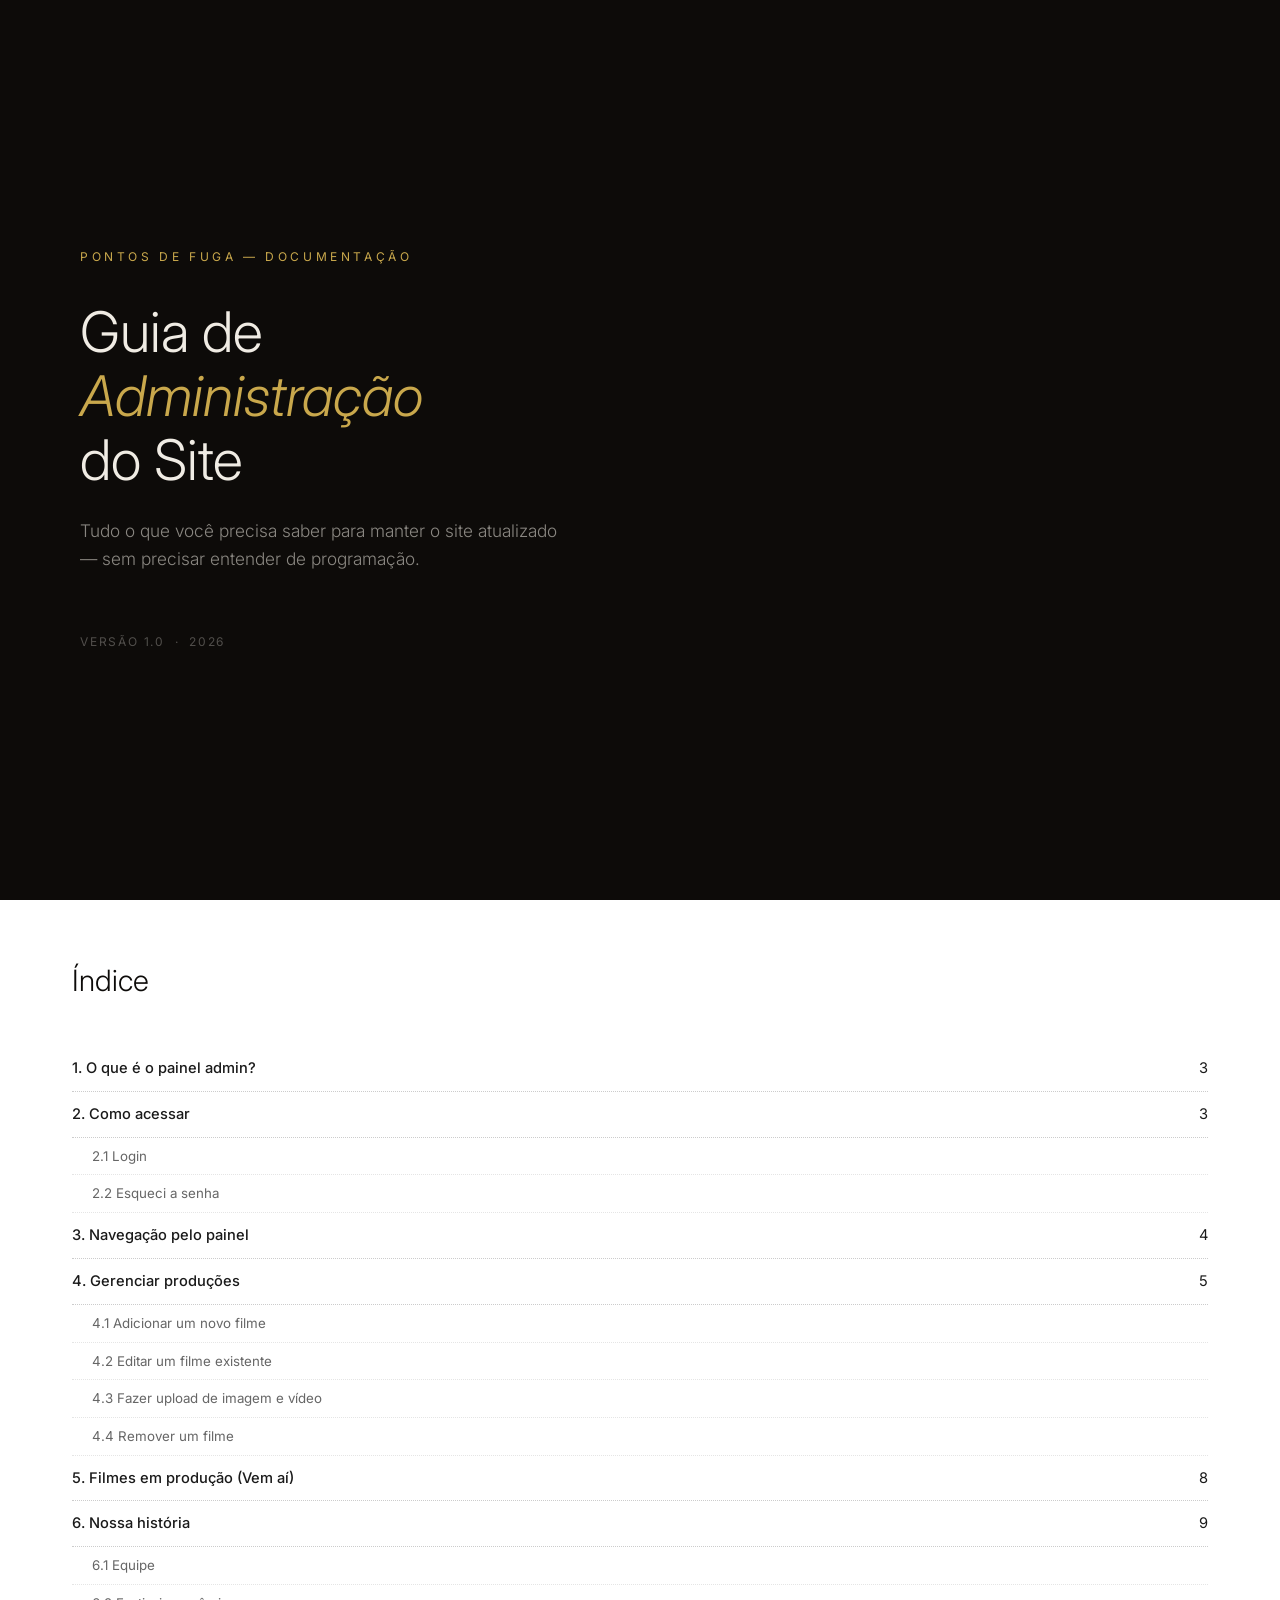
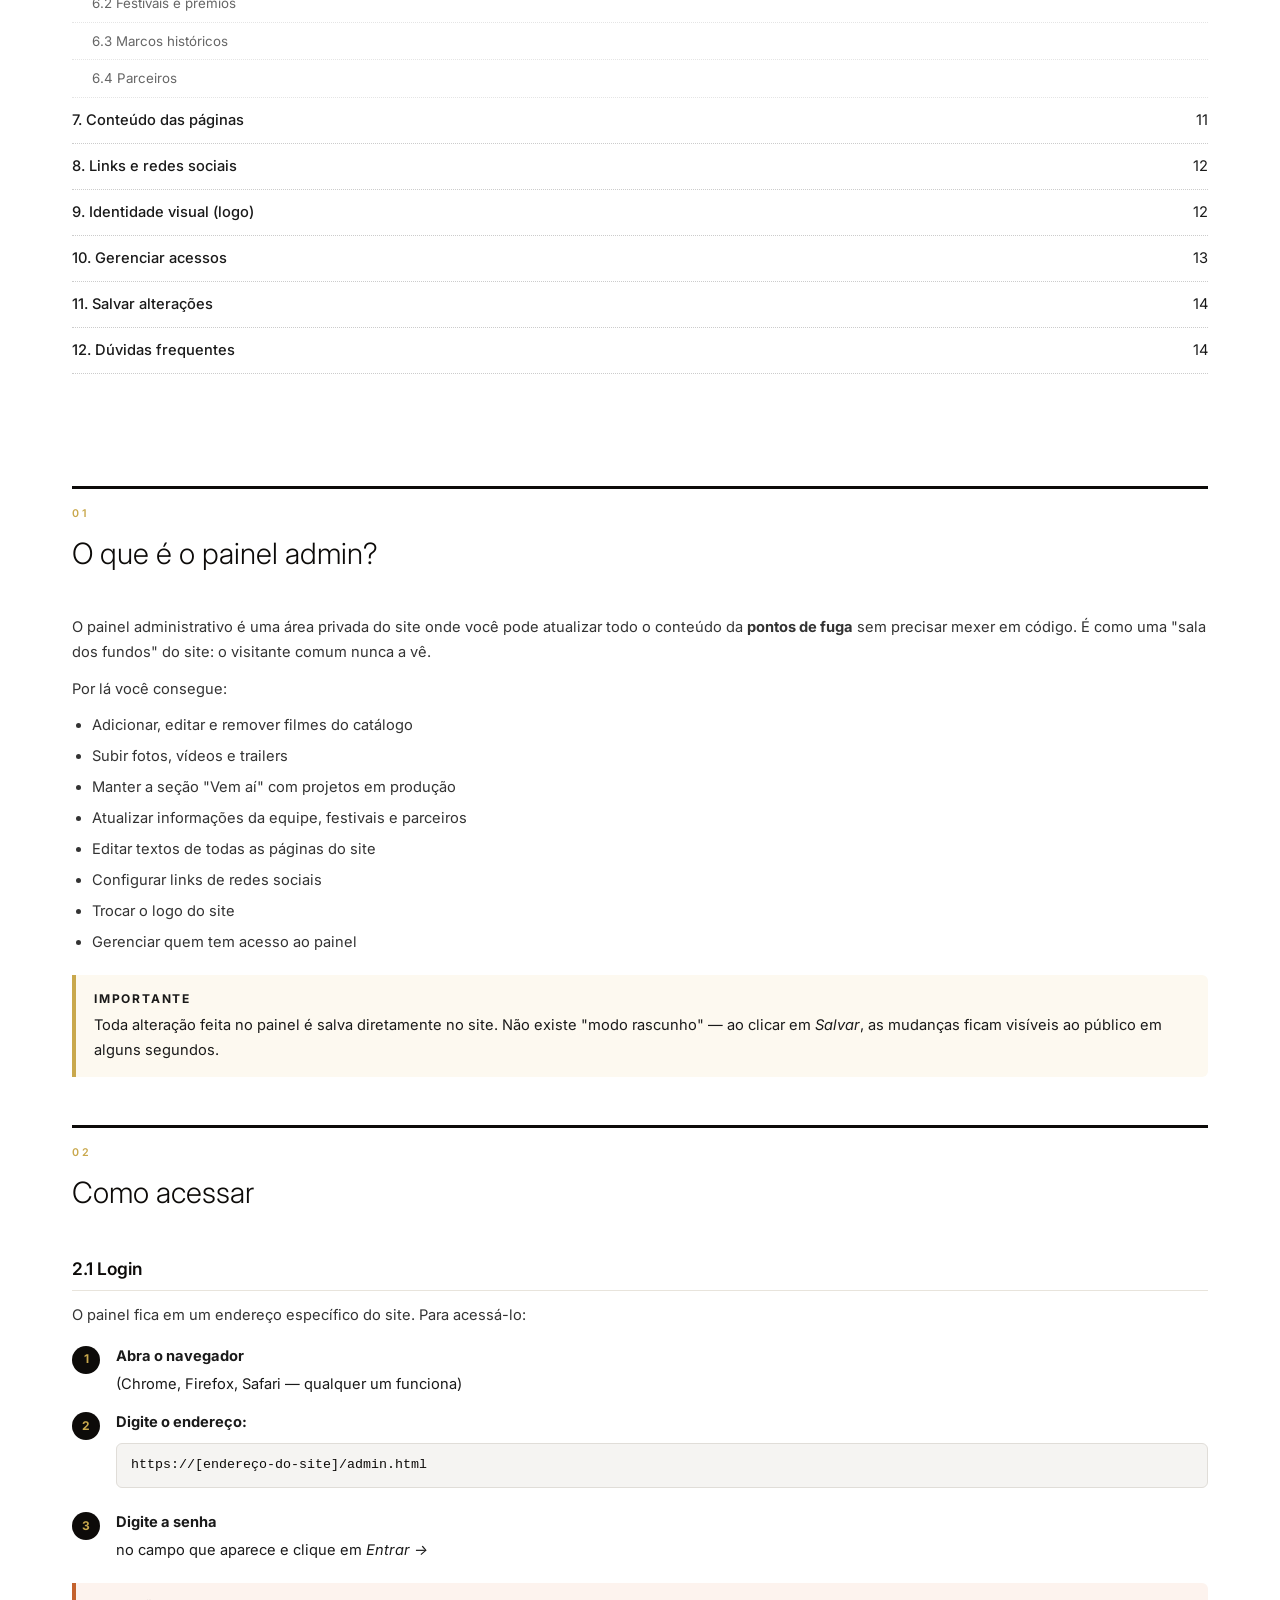
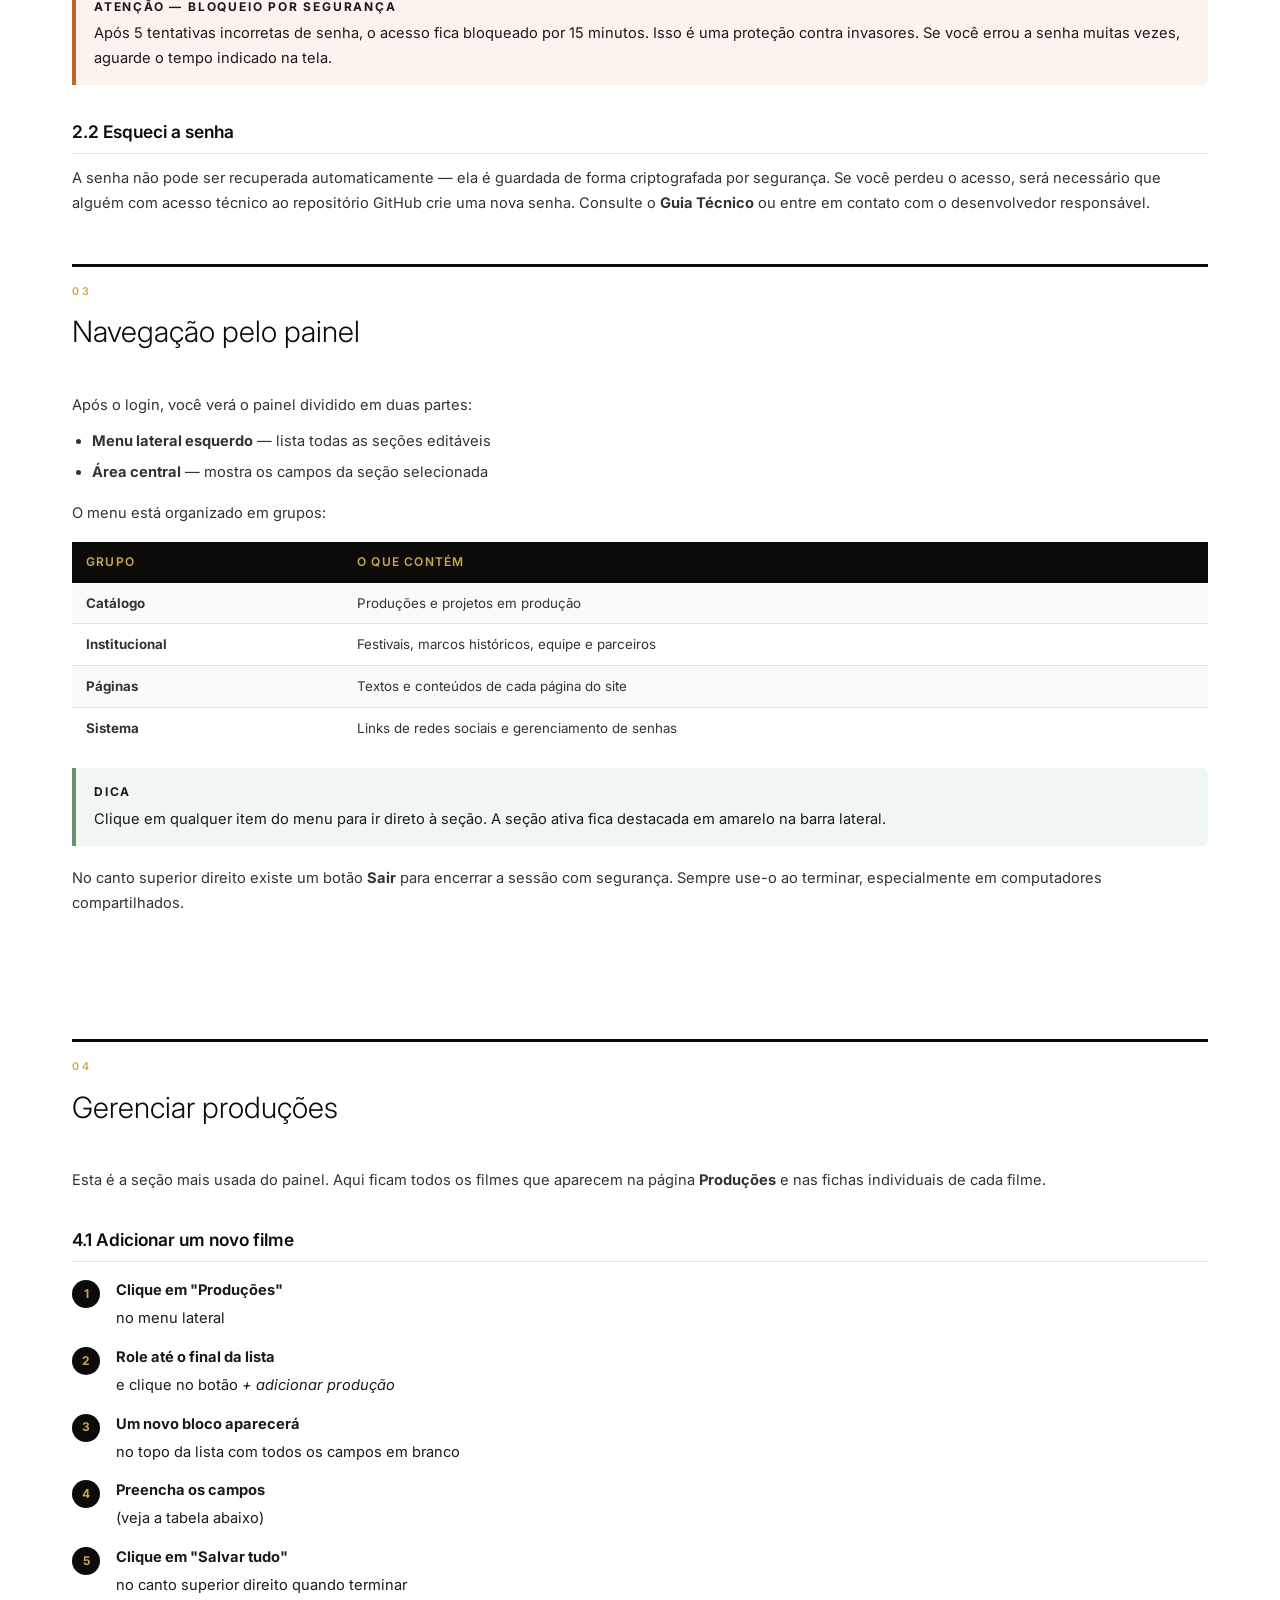
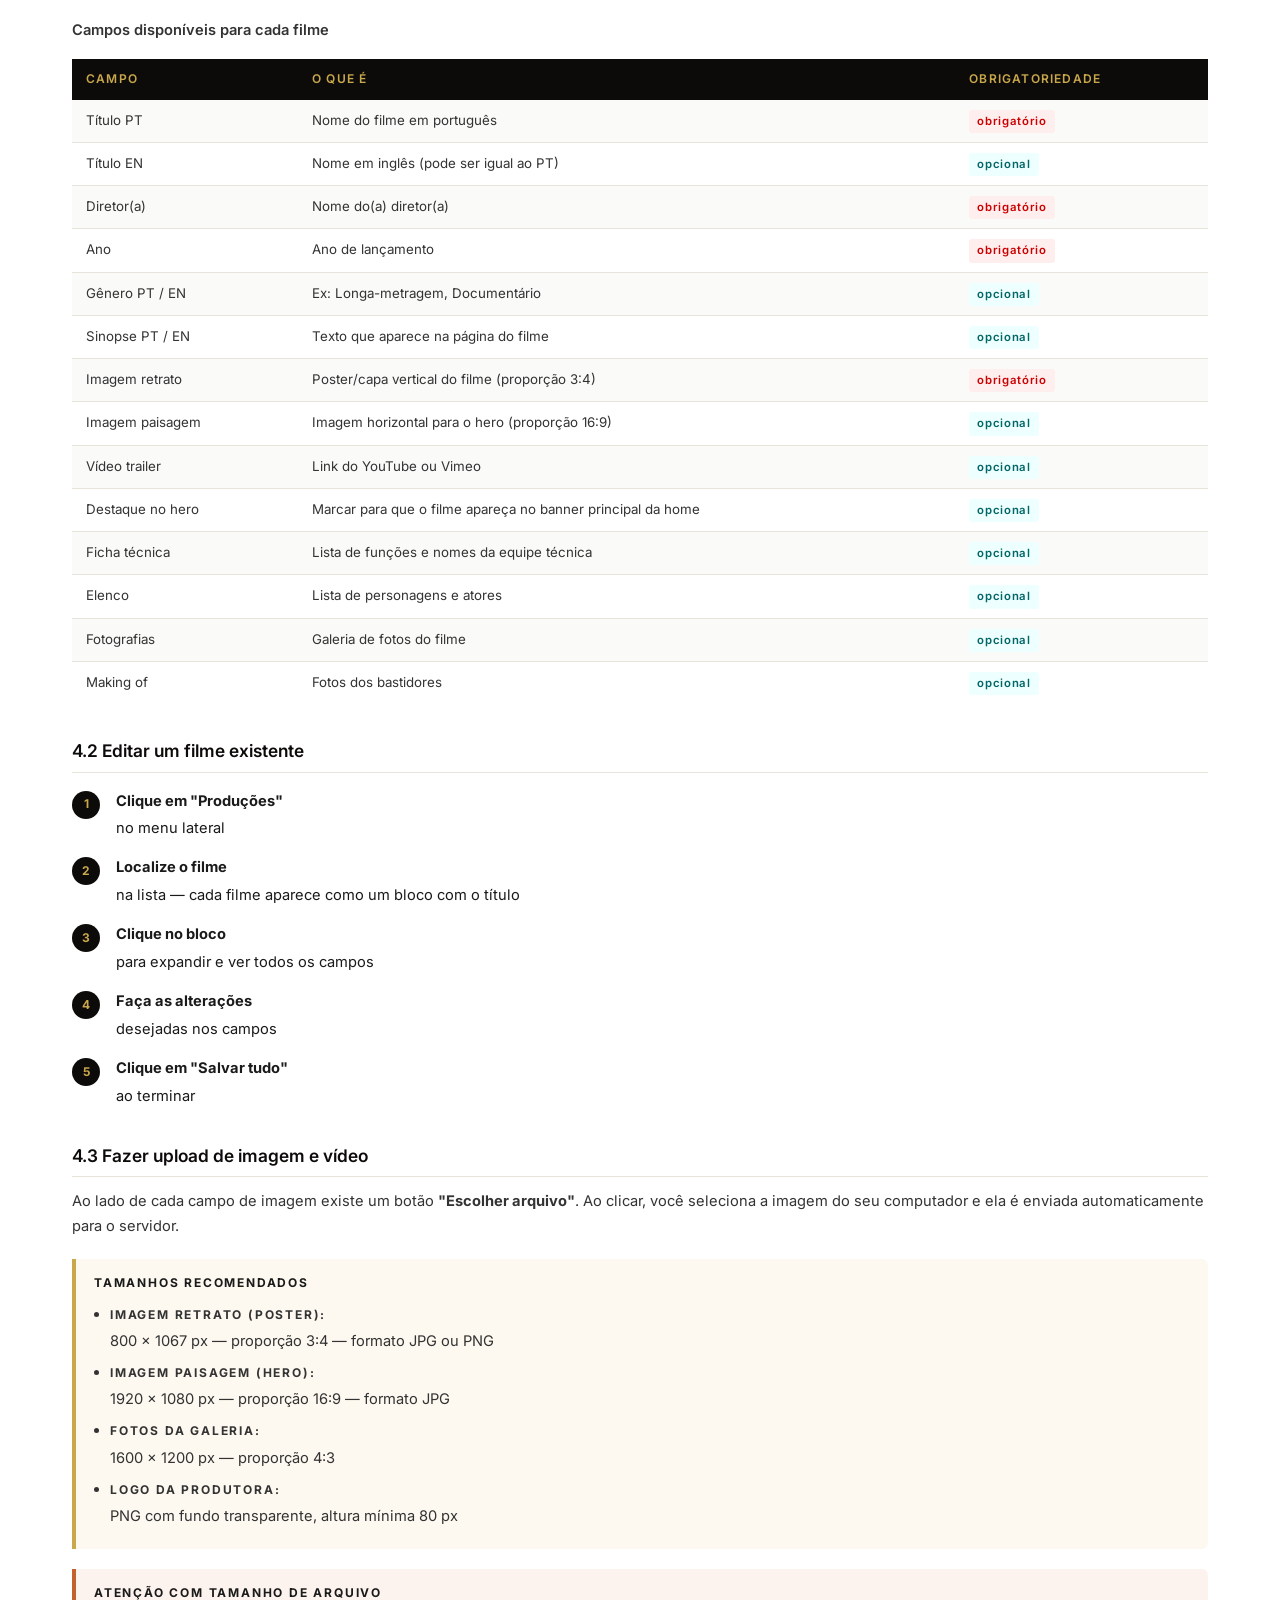
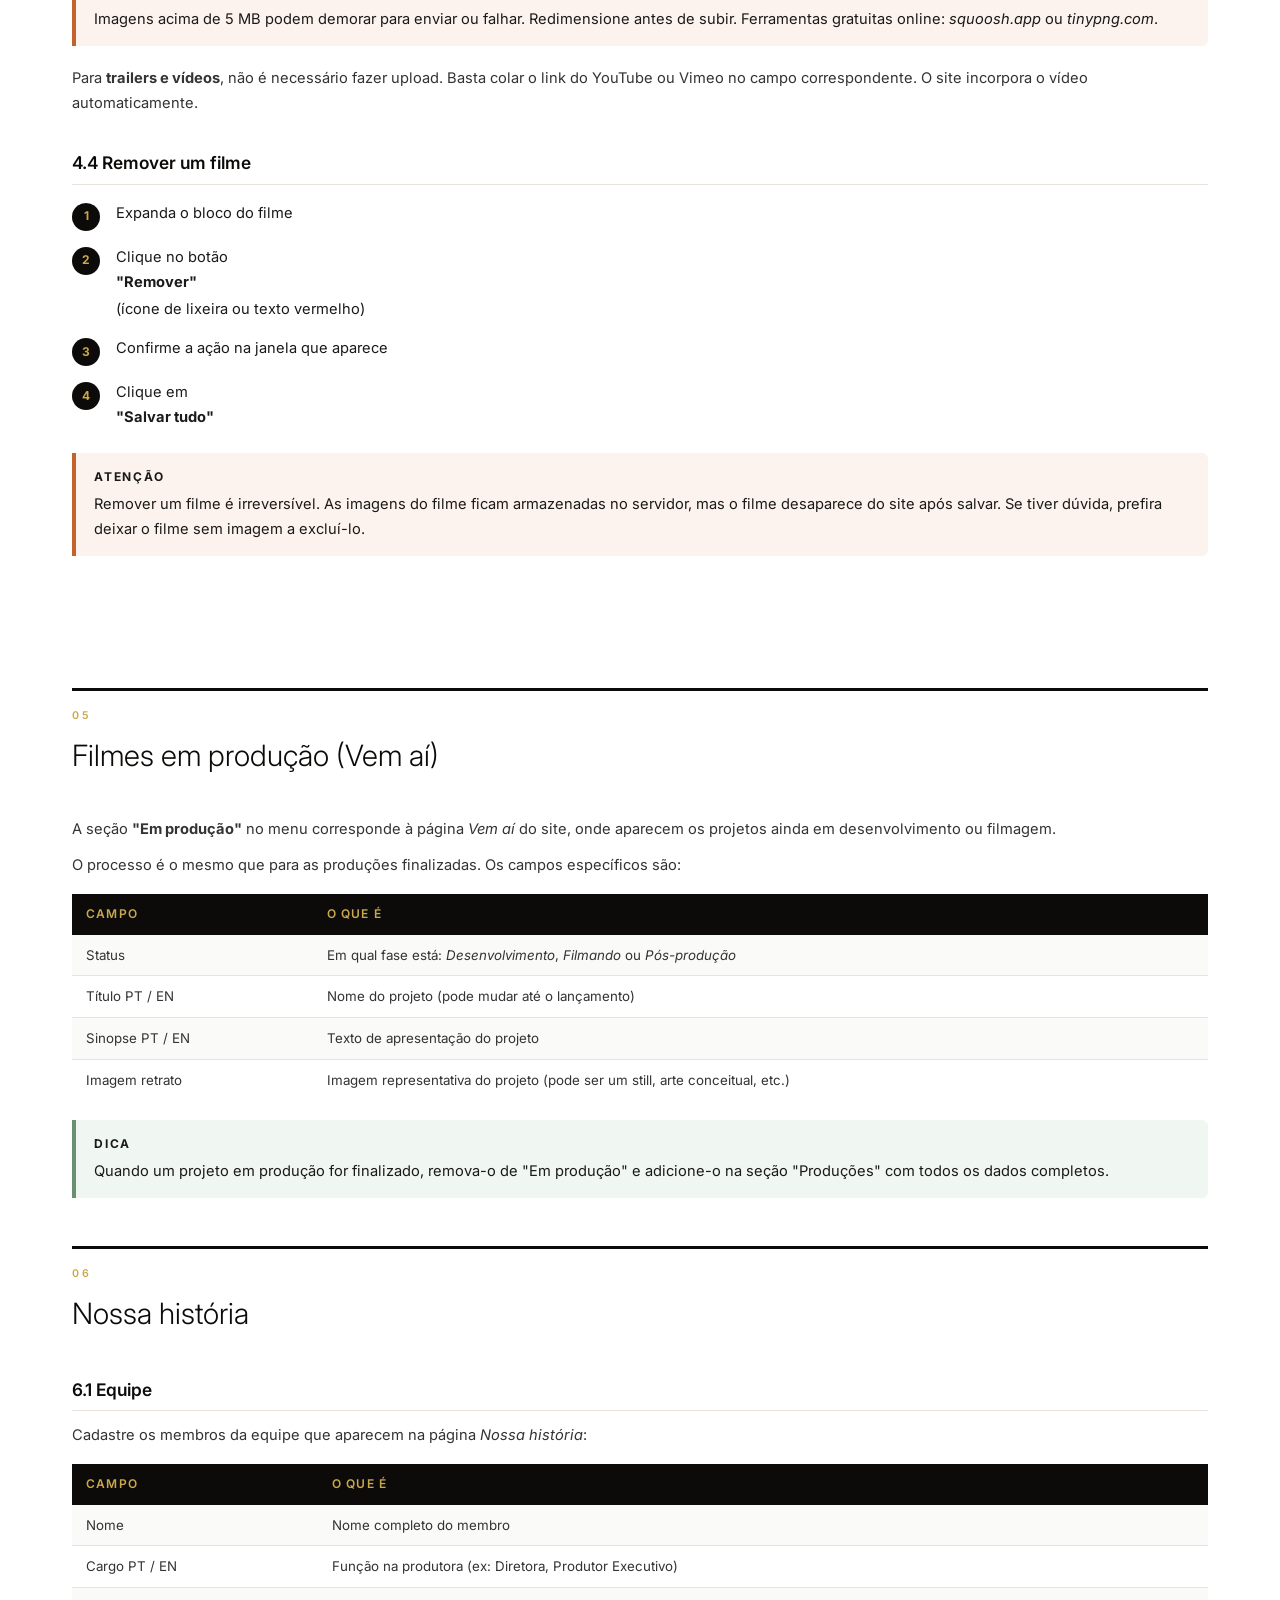
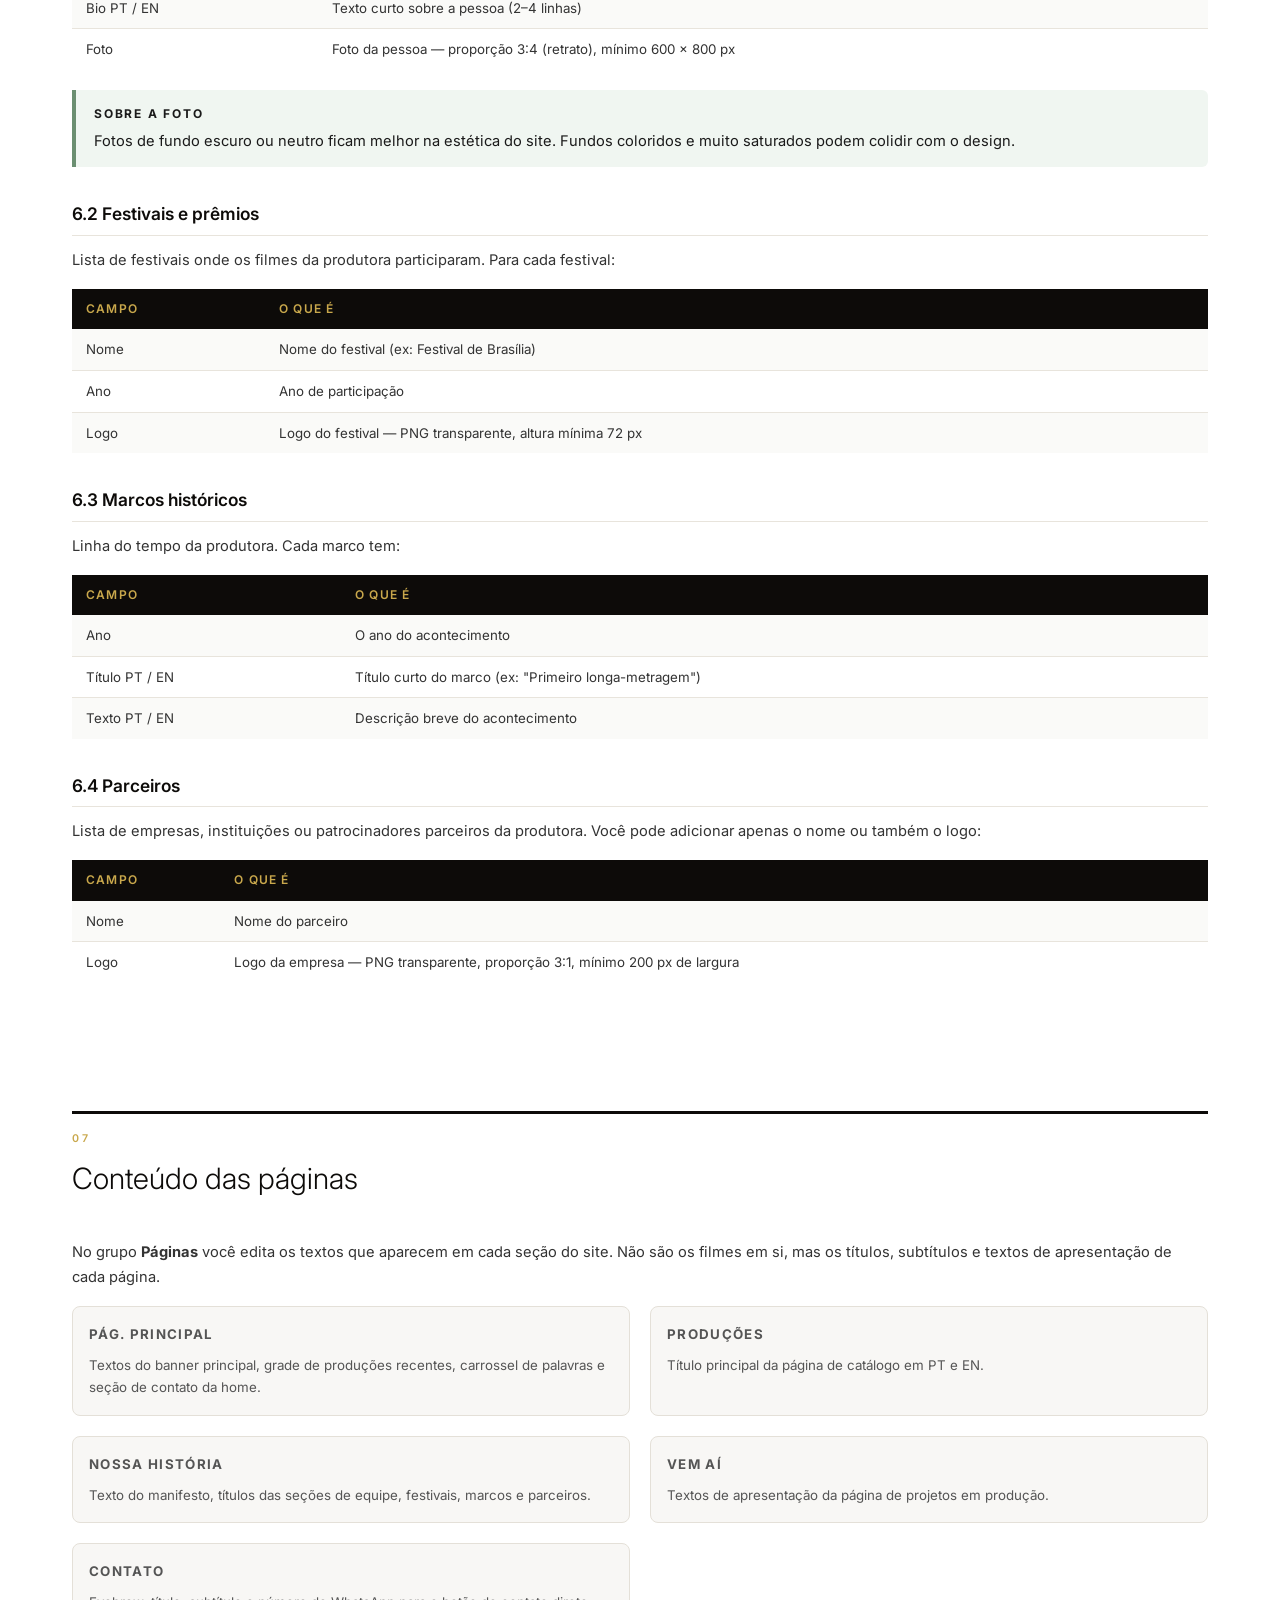
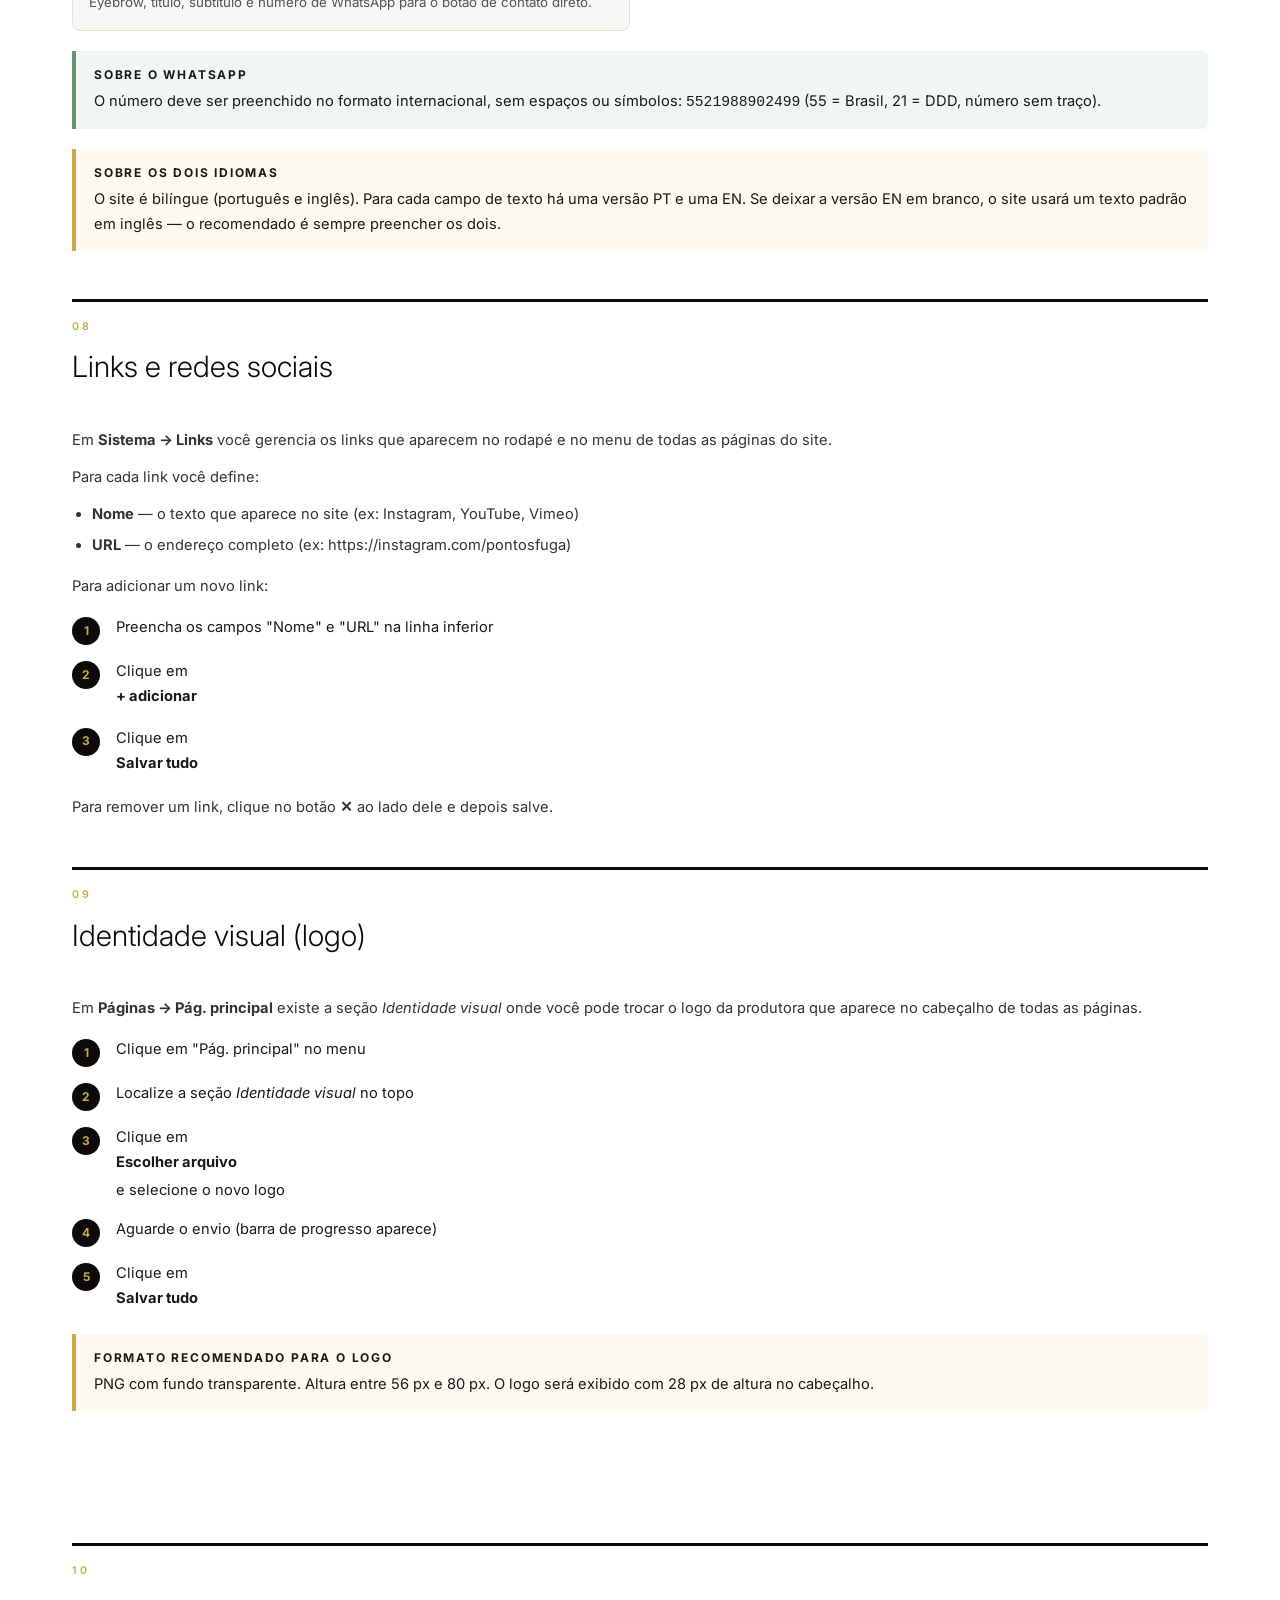
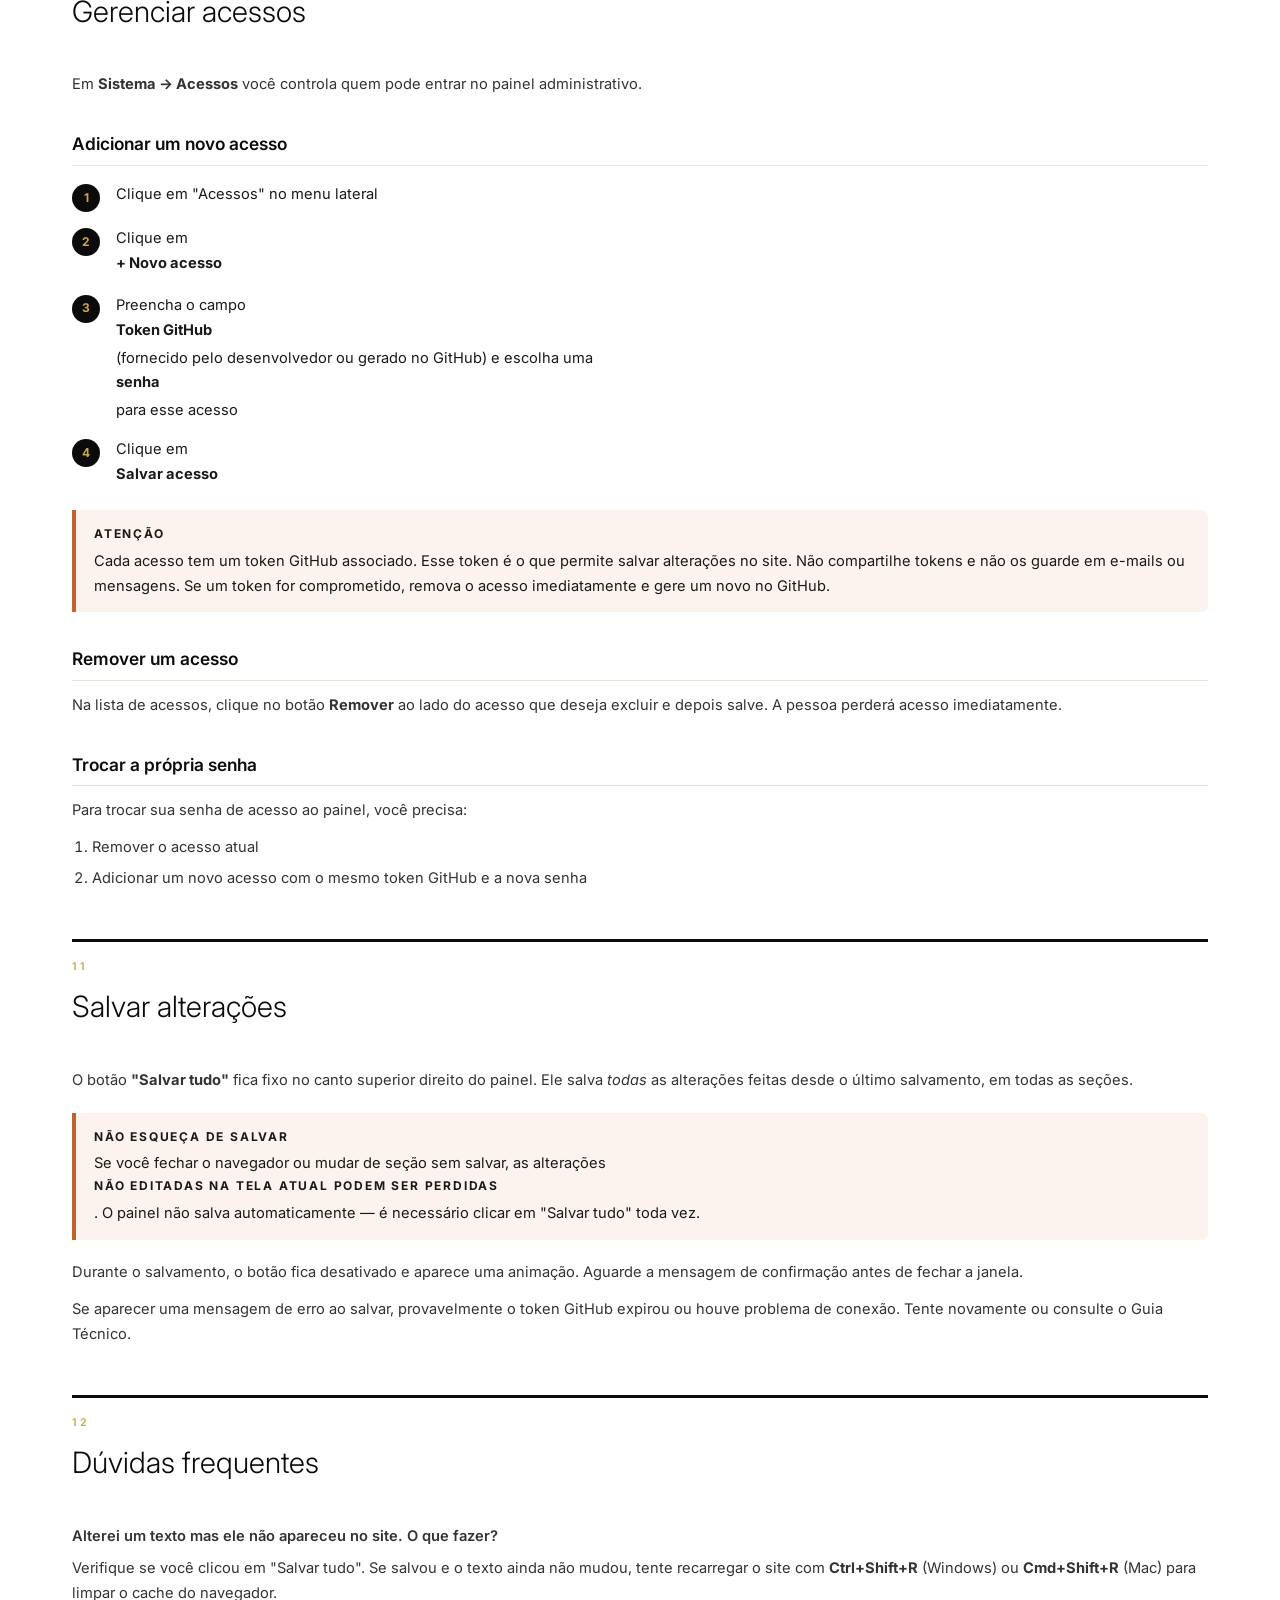
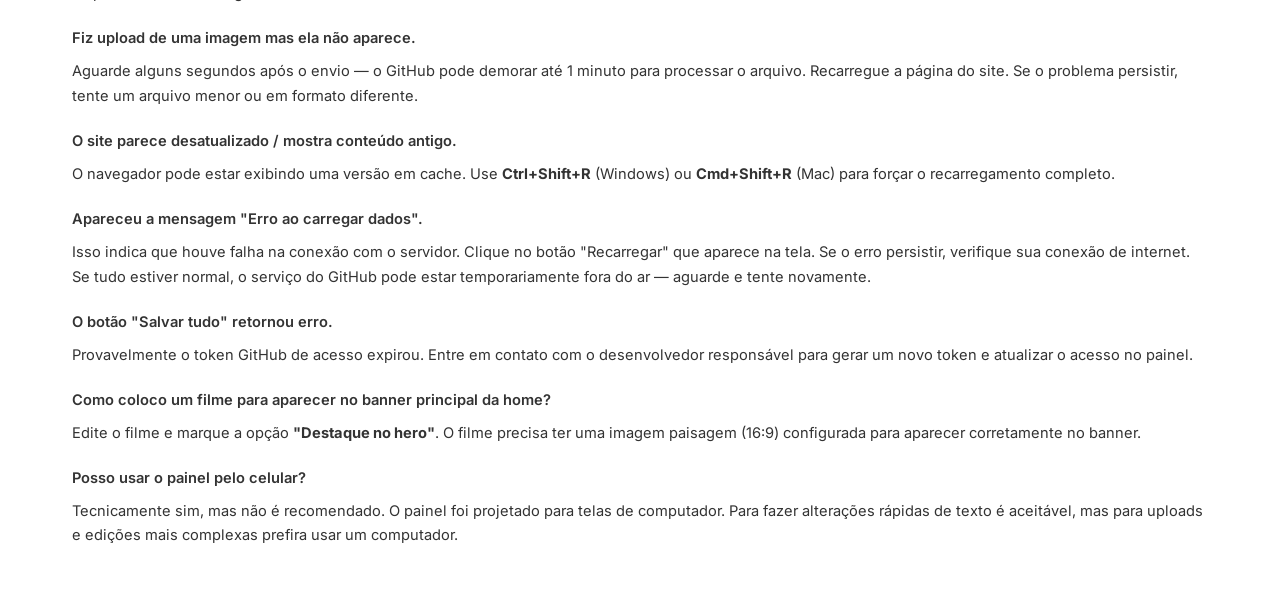
<file: docs/guia-usuario.html>
<!DOCTYPE html>
<html lang="pt-BR">
<head>
<meta charset="UTF-8">
<style>
  @import url('https://fonts.googleapis.com/css2?family=Inter:wght@300;400;500;600;700&display=swap');

  * { margin: 0; padding: 0; box-sizing: border-box; }

  body {
    font-family: 'Inter', sans-serif;
    font-size: 11pt;
    line-height: 1.7;
    color: #1a1a1a;
    background: #fff;
  }

  /* CAPA */
  .cover {
    height: 100vh;
    background: #0d0b09;
    color: #f0ece4;
    display: flex;
    flex-direction: column;
    justify-content: center;
    padding: 80px;
    page-break-after: always;
  }
  .cover-label {
    font-size: 9pt;
    letter-spacing: 0.3em;
    text-transform: uppercase;
    color: #c9a84c;
    margin-bottom: 32px;
  }
  .cover-title {
    font-size: 42pt;
    font-weight: 300;
    line-height: 1.15;
    margin-bottom: 24px;
  }
  .cover-title em { font-style: italic; color: #c9a84c; }
  .cover-sub {
    font-size: 13pt;
    color: rgba(240,236,228,0.55);
    font-weight: 300;
    max-width: 480px;
    line-height: 1.6;
    margin-bottom: 60px;
  }
  .cover-footer {
    font-size: 9pt;
    letter-spacing: 0.15em;
    text-transform: uppercase;
    color: rgba(240,236,228,0.3);
  }

  /* LAYOUT */
  .page {
    padding: 56px 72px;
    max-width: 100%;
  }

  /* CABEÇALHO DE SEÇÃO */
  .section-header {
    border-top: 3px solid #0d0b09;
    padding-top: 16px;
    margin-bottom: 36px;
    margin-top: 48px;
  }
  .section-header:first-child { margin-top: 0; }
  .section-number {
    font-size: 8pt;
    letter-spacing: 0.25em;
    text-transform: uppercase;
    color: #c9a84c;
    font-weight: 600;
    margin-bottom: 6px;
  }
  .section-title {
    font-size: 22pt;
    font-weight: 300;
    color: #0d0b09;
  }

  /* SUBSECTION */
  h3 {
    font-size: 13pt;
    font-weight: 600;
    color: #0d0b09;
    margin-top: 32px;
    margin-bottom: 12px;
    padding-bottom: 6px;
    border-bottom: 1px solid #e8e4dc;
  }

  h4 {
    font-size: 11pt;
    font-weight: 600;
    color: #333;
    margin-top: 20px;
    margin-bottom: 8px;
  }

  p { margin-bottom: 12px; color: #333; }

  /* LISTAS */
  ul, ol {
    margin: 8px 0 16px 20px;
    color: #333;
  }
  li { margin-bottom: 6px; }

  /* CALLOUTS */
  .callout {
    border-left: 4px solid #c9a84c;
    background: #fdf9f0;
    padding: 14px 18px;
    margin: 20px 0;
    border-radius: 0 6px 6px 0;
  }
  .callout-warn {
    border-left-color: #c4622d;
    background: #fdf3ee;
  }
  .callout-tip {
    border-left-color: #6b8f71;
    background: #f0f6f1;
  }
  .callout strong {
    font-size: 9pt;
    letter-spacing: 0.15em;
    text-transform: uppercase;
    display: block;
    margin-bottom: 4px;
  }

  /* PASSO A PASSO */
  .steps { margin: 16px 0; }
  .step {
    display: flex;
    gap: 16px;
    margin-bottom: 14px;
    align-items: flex-start;
  }
  .step-num {
    width: 28px;
    height: 28px;
    background: #0d0b09;
    color: #c9a84c;
    border-radius: 50%;
    display: flex;
    align-items: center;
    justify-content: center;
    font-size: 9pt;
    font-weight: 700;
    flex-shrink: 0;
    margin-top: 2px;
  }
  .step-body { flex: 1; }
  .step-body strong { display: block; margin-bottom: 3px; }

  /* CAMPO DE DESTAQUE */
  .field-box {
    background: #f5f4f2;
    border: 1px solid #e0ddd8;
    border-radius: 6px;
    padding: 10px 14px;
    font-family: monospace;
    font-size: 10pt;
    color: #0d0b09;
    margin: 8px 0;
  }

  /* TABELA */
  table {
    width: 100%;
    border-collapse: collapse;
    margin: 16px 0;
    font-size: 10pt;
  }
  th {
    background: #0d0b09;
    color: #c9a84c;
    padding: 10px 14px;
    text-align: left;
    font-size: 9pt;
    letter-spacing: 0.1em;
    text-transform: uppercase;
    font-weight: 600;
  }
  td {
    padding: 9px 14px;
    border-bottom: 1px solid #e8e4dc;
    color: #333;
    vertical-align: top;
  }
  tr:last-child td { border-bottom: none; }
  tr:nth-child(even) td { background: #fafaf8; }

  /* BADGE */
  .badge {
    display: inline-block;
    padding: 2px 8px;
    border-radius: 3px;
    font-size: 8.5pt;
    font-weight: 600;
    letter-spacing: 0.06em;
  }
  .badge-obrig { background: #fee; color: #c00; }
  .badge-opc   { background: #eff; color: #066; }

  /* ÍNDICE */
  .toc { page-break-after: always; padding: 56px 72px; }
  .toc-title {
    font-size: 22pt;
    font-weight: 300;
    margin-bottom: 40px;
    color: #0d0b09;
  }
  .toc-item {
    display: flex;
    justify-content: space-between;
    align-items: baseline;
    padding: 10px 0;
    border-bottom: 1px dotted #ccc;
    font-size: 11pt;
  }
  .toc-item strong { font-weight: 500; }
  .toc-item-sub {
    padding: 7px 0 7px 20px;
    border-bottom: 1px dotted #e5e5e5;
    font-size: 10pt;
    color: #666;
    display: flex;
    justify-content: space-between;
  }

  /* PAGE BREAK */
  .break { page-break-before: always; }

  /* GRID 2 COLUNAS */
  .grid2 { display: grid; grid-template-columns: 1fr 1fr; gap: 20px; margin: 16px 0; }
  .card-info {
    background: #f8f7f5;
    border: 1px solid #e4e0d8;
    border-radius: 8px;
    padding: 16px;
  }
  .card-info h5 {
    font-size: 10pt;
    font-weight: 700;
    text-transform: uppercase;
    letter-spacing: 0.1em;
    color: #555;
    margin-bottom: 8px;
  }
  .card-info p { font-size: 10pt; margin-bottom: 0; color: #555; }

  /* SCREENSHOT PLACEHOLDER */
  .screen-note {
    border: 2px dashed #ccc;
    border-radius: 8px;
    padding: 20px;
    text-align: center;
    color: #999;
    font-size: 9.5pt;
    margin: 16px 0;
    font-style: italic;
  }

  /* RODAPÉ */
  @page {
    margin: 0;
    size: A4;
  }
</style>
</head>
<body>

<!-- CAPA -->
<div class="cover">
  <div class="cover-label">pontos de fuga — documentação</div>
  <div class="cover-title">Guia de<br><em>Administração</em><br>do Site</div>
  <div class="cover-sub">Tudo o que você precisa saber para manter o site atualizado — sem precisar entender de programação.</div>
  <div class="cover-footer">versão 1.0 &nbsp;·&nbsp; 2026</div>
</div>

<!-- ÍNDICE -->
<div class="toc">
  <div class="toc-title">Índice</div>

  <div class="toc-item"><strong>1. O que é o painel admin?</strong> <span>3</span></div>
  <div class="toc-item"><strong>2. Como acessar</strong> <span>3</span></div>
  <div class="toc-item-sub"><span>2.1 Login</span></div>
  <div class="toc-item-sub"><span>2.2 Esqueci a senha</span></div>
  <div class="toc-item"><strong>3. Navegação pelo painel</strong> <span>4</span></div>
  <div class="toc-item"><strong>4. Gerenciar produções</strong> <span>5</span></div>
  <div class="toc-item-sub"><span>4.1 Adicionar um novo filme</span></div>
  <div class="toc-item-sub"><span>4.2 Editar um filme existente</span></div>
  <div class="toc-item-sub"><span>4.3 Fazer upload de imagem e vídeo</span></div>
  <div class="toc-item-sub"><span>4.4 Remover um filme</span></div>
  <div class="toc-item"><strong>5. Filmes em produção (Vem aí)</strong> <span>8</span></div>
  <div class="toc-item"><strong>6. Nossa história</strong> <span>9</span></div>
  <div class="toc-item-sub"><span>6.1 Equipe</span></div>
  <div class="toc-item-sub"><span>6.2 Festivais e prêmios</span></div>
  <div class="toc-item-sub"><span>6.3 Marcos históricos</span></div>
  <div class="toc-item-sub"><span>6.4 Parceiros</span></div>
  <div class="toc-item"><strong>7. Conteúdo das páginas</strong> <span>11</span></div>
  <div class="toc-item"><strong>8. Links e redes sociais</strong> <span>12</span></div>
  <div class="toc-item"><strong>9. Identidade visual (logo)</strong> <span>12</span></div>
  <div class="toc-item"><strong>10. Gerenciar acessos</strong> <span>13</span></div>
  <div class="toc-item"><strong>11. Salvar alterações</strong> <span>14</span></div>
  <div class="toc-item"><strong>12. Dúvidas frequentes</strong> <span>14</span></div>
</div>

<!-- CONTEÚDO -->
<div class="page break">

  <!-- SEÇÃO 1 -->
  <div class="section-header">
    <div class="section-number">01</div>
    <div class="section-title">O que é o painel admin?</div>
  </div>

  <p>O painel administrativo é uma área privada do site onde você pode atualizar todo o conteúdo da <strong>pontos de fuga</strong> sem precisar mexer em código. É como uma "sala dos fundos" do site: o visitante comum nunca a vê.</p>

  <p>Por lá você consegue:</p>
  <ul>
    <li>Adicionar, editar e remover filmes do catálogo</li>
    <li>Subir fotos, vídeos e trailers</li>
    <li>Manter a seção "Vem aí" com projetos em produção</li>
    <li>Atualizar informações da equipe, festivais e parceiros</li>
    <li>Editar textos de todas as páginas do site</li>
    <li>Configurar links de redes sociais</li>
    <li>Trocar o logo do site</li>
    <li>Gerenciar quem tem acesso ao painel</li>
  </ul>

  <div class="callout">
    <strong>Importante</strong>
    Toda alteração feita no painel é salva diretamente no site. Não existe "modo rascunho" — ao clicar em <em>Salvar</em>, as mudanças ficam visíveis ao público em alguns segundos.
  </div>


  <!-- SEÇÃO 2 -->
  <div class="section-header">
    <div class="section-number">02</div>
    <div class="section-title">Como acessar</div>
  </div>

  <h3>2.1 Login</h3>

  <p>O painel fica em um endereço específico do site. Para acessá-lo:</p>

  <div class="steps">
    <div class="step">
      <div class="step-num">1</div>
      <div class="step-body"><strong>Abra o navegador</strong> (Chrome, Firefox, Safari — qualquer um funciona)</div>
    </div>
    <div class="step">
      <div class="step-num">2</div>
      <div class="step-body"><strong>Digite o endereço:</strong>
        <div class="field-box">https://[endereço-do-site]/admin.html</div>
      </div>
    </div>
    <div class="step">
      <div class="step-num">3</div>
      <div class="step-body"><strong>Digite a senha</strong> no campo que aparece e clique em <em>Entrar →</em></div>
    </div>
  </div>

  <div class="callout callout-warn">
    <strong>Atenção — bloqueio por segurança</strong>
    Após 5 tentativas incorretas de senha, o acesso fica bloqueado por 15 minutos. Isso é uma proteção contra invasores. Se você errou a senha muitas vezes, aguarde o tempo indicado na tela.
  </div>

  <h3>2.2 Esqueci a senha</h3>

  <p>A senha não pode ser recuperada automaticamente — ela é guardada de forma criptografada por segurança. Se você perdeu o acesso, será necessário que alguém com acesso técnico ao repositório GitHub crie uma nova senha. Consulte o <strong>Guia Técnico</strong> ou entre em contato com o desenvolvedor responsável.</p>


  <!-- SEÇÃO 3 -->
  <div class="section-header">
    <div class="section-number">03</div>
    <div class="section-title">Navegação pelo painel</div>
  </div>

  <p>Após o login, você verá o painel dividido em duas partes:</p>

  <ul>
    <li><strong>Menu lateral esquerdo</strong> — lista todas as seções editáveis</li>
    <li><strong>Área central</strong> — mostra os campos da seção selecionada</li>
  </ul>

  <p>O menu está organizado em grupos:</p>

  <table>
    <tr><th>Grupo</th><th>O que contém</th></tr>
    <tr><td><strong>Catálogo</strong></td><td>Produções e projetos em produção</td></tr>
    <tr><td><strong>Institucional</strong></td><td>Festivais, marcos históricos, equipe e parceiros</td></tr>
    <tr><td><strong>Páginas</strong></td><td>Textos e conteúdos de cada página do site</td></tr>
    <tr><td><strong>Sistema</strong></td><td>Links de redes sociais e gerenciamento de senhas</td></tr>
  </table>

  <div class="callout callout-tip">
    <strong>Dica</strong>
    Clique em qualquer item do menu para ir direto à seção. A seção ativa fica destacada em amarelo na barra lateral.
  </div>

  <p>No canto superior direito existe um botão <strong>Sair</strong> para encerrar a sessão com segurança. Sempre use-o ao terminar, especialmente em computadores compartilhados.</p>

</div>

<!-- SEÇÃO 4 -->
<div class="page break">

  <div class="section-header">
    <div class="section-number">04</div>
    <div class="section-title">Gerenciar produções</div>
  </div>

  <p>Esta é a seção mais usada do painel. Aqui ficam todos os filmes que aparecem na página <strong>Produções</strong> e nas fichas individuais de cada filme.</p>

  <h3>4.1 Adicionar um novo filme</h3>

  <div class="steps">
    <div class="step">
      <div class="step-num">1</div>
      <div class="step-body"><strong>Clique em "Produções"</strong> no menu lateral</div>
    </div>
    <div class="step">
      <div class="step-num">2</div>
      <div class="step-body"><strong>Role até o final da lista</strong> e clique no botão <em>+ adicionar produção</em></div>
    </div>
    <div class="step">
      <div class="step-num">3</div>
      <div class="step-body"><strong>Um novo bloco aparecerá</strong> no topo da lista com todos os campos em branco</div>
    </div>
    <div class="step">
      <div class="step-num">4</div>
      <div class="step-body"><strong>Preencha os campos</strong> (veja a tabela abaixo)</div>
    </div>
    <div class="step">
      <div class="step-num">5</div>
      <div class="step-body"><strong>Clique em "Salvar tudo"</strong> no canto superior direito quando terminar</div>
    </div>
  </div>

  <h4>Campos disponíveis para cada filme</h4>

  <table>
    <tr><th>Campo</th><th>O que é</th><th>Obrigatoriedade</th></tr>
    <tr><td>Título PT</td><td>Nome do filme em português</td><td><span class="badge badge-obrig">obrigatório</span></td></tr>
    <tr><td>Título EN</td><td>Nome em inglês (pode ser igual ao PT)</td><td><span class="badge badge-opc">opcional</span></td></tr>
    <tr><td>Diretor(a)</td><td>Nome do(a) diretor(a)</td><td><span class="badge badge-obrig">obrigatório</span></td></tr>
    <tr><td>Ano</td><td>Ano de lançamento</td><td><span class="badge badge-obrig">obrigatório</span></td></tr>
    <tr><td>Gênero PT / EN</td><td>Ex: Longa-metragem, Documentário</td><td><span class="badge badge-opc">opcional</span></td></tr>
    <tr><td>Sinopse PT / EN</td><td>Texto que aparece na página do filme</td><td><span class="badge badge-opc">opcional</span></td></tr>
    <tr><td>Imagem retrato</td><td>Poster/capa vertical do filme (proporção 3:4)</td><td><span class="badge badge-obrig">obrigatório</span></td></tr>
    <tr><td>Imagem paisagem</td><td>Imagem horizontal para o hero (proporção 16:9)</td><td><span class="badge badge-opc">opcional</span></td></tr>
    <tr><td>Vídeo trailer</td><td>Link do YouTube ou Vimeo</td><td><span class="badge badge-opc">opcional</span></td></tr>
    <tr><td>Destaque no hero</td><td>Marcar para que o filme apareça no banner principal da home</td><td><span class="badge badge-opc">opcional</span></td></tr>
    <tr><td>Ficha técnica</td><td>Lista de funções e nomes da equipe técnica</td><td><span class="badge badge-opc">opcional</span></td></tr>
    <tr><td>Elenco</td><td>Lista de personagens e atores</td><td><span class="badge badge-opc">opcional</span></td></tr>
    <tr><td>Fotografias</td><td>Galeria de fotos do filme</td><td><span class="badge badge-opc">opcional</span></td></tr>
    <tr><td>Making of</td><td>Fotos dos bastidores</td><td><span class="badge badge-opc">opcional</span></td></tr>
  </table>

  <h3>4.2 Editar um filme existente</h3>

  <div class="steps">
    <div class="step">
      <div class="step-num">1</div>
      <div class="step-body"><strong>Clique em "Produções"</strong> no menu lateral</div>
    </div>
    <div class="step">
      <div class="step-num">2</div>
      <div class="step-body"><strong>Localize o filme</strong> na lista — cada filme aparece como um bloco com o título</div>
    </div>
    <div class="step">
      <div class="step-num">3</div>
      <div class="step-body"><strong>Clique no bloco</strong> para expandir e ver todos os campos</div>
    </div>
    <div class="step">
      <div class="step-num">4</div>
      <div class="step-body"><strong>Faça as alterações</strong> desejadas nos campos</div>
    </div>
    <div class="step">
      <div class="step-num">5</div>
      <div class="step-body"><strong>Clique em "Salvar tudo"</strong> ao terminar</div>
    </div>
  </div>

  <h3>4.3 Fazer upload de imagem e vídeo</h3>

  <p>Ao lado de cada campo de imagem existe um botão <strong>"Escolher arquivo"</strong>. Ao clicar, você seleciona a imagem do seu computador e ela é enviada automaticamente para o servidor.</p>

  <div class="callout">
    <strong>Tamanhos recomendados</strong>
    <ul style="margin:8px 0 0 16px">
      <li><strong>Imagem retrato (poster):</strong> 800 × 1067 px — proporção 3:4 — formato JPG ou PNG</li>
      <li><strong>Imagem paisagem (hero):</strong> 1920 × 1080 px — proporção 16:9 — formato JPG</li>
      <li><strong>Fotos da galeria:</strong> 1600 × 1200 px — proporção 4:3</li>
      <li><strong>Logo da produtora:</strong> PNG com fundo transparente, altura mínima 80 px</li>
    </ul>
  </div>

  <div class="callout callout-warn">
    <strong>Atenção com tamanho de arquivo</strong>
    Imagens acima de 5 MB podem demorar para enviar ou falhar. Redimensione antes de subir. Ferramentas gratuitas online: <em>squoosh.app</em> ou <em>tinypng.com</em>.
  </div>

  <p>Para <strong>trailers e vídeos</strong>, não é necessário fazer upload. Basta colar o link do YouTube ou Vimeo no campo correspondente. O site incorpora o vídeo automaticamente.</p>

  <h3>4.4 Remover um filme</h3>

  <div class="steps">
    <div class="step">
      <div class="step-num">1</div>
      <div class="step-body">Expanda o bloco do filme</div>
    </div>
    <div class="step">
      <div class="step-num">2</div>
      <div class="step-body">Clique no botão <strong>"Remover"</strong> (ícone de lixeira ou texto vermelho)</div>
    </div>
    <div class="step">
      <div class="step-num">3</div>
      <div class="step-body">Confirme a ação na janela que aparece</div>
    </div>
    <div class="step">
      <div class="step-num">4</div>
      <div class="step-body">Clique em <strong>"Salvar tudo"</strong></div>
    </div>
  </div>

  <div class="callout callout-warn">
    <strong>Atenção</strong>
    Remover um filme é irreversível. As imagens do filme ficam armazenadas no servidor, mas o filme desaparece do site após salvar. Se tiver dúvida, prefira deixar o filme sem imagem a excluí-lo.
  </div>

</div>

<!-- SEÇÃO 5 -->
<div class="page break">

  <div class="section-header">
    <div class="section-number">05</div>
    <div class="section-title">Filmes em produção (Vem aí)</div>
  </div>

  <p>A seção <strong>"Em produção"</strong> no menu corresponde à página <em>Vem aí</em> do site, onde aparecem os projetos ainda em desenvolvimento ou filmagem.</p>

  <p>O processo é o mesmo que para as produções finalizadas. Os campos específicos são:</p>

  <table>
    <tr><th>Campo</th><th>O que é</th></tr>
    <tr><td>Status</td><td>Em qual fase está: <em>Desenvolvimento</em>, <em>Filmando</em> ou <em>Pós-produção</em></td></tr>
    <tr><td>Título PT / EN</td><td>Nome do projeto (pode mudar até o lançamento)</td></tr>
    <tr><td>Sinopse PT / EN</td><td>Texto de apresentação do projeto</td></tr>
    <tr><td>Imagem retrato</td><td>Imagem representativa do projeto (pode ser um still, arte conceitual, etc.)</td></tr>
  </table>

  <div class="callout callout-tip">
    <strong>Dica</strong>
    Quando um projeto em produção for finalizado, remova-o de "Em produção" e adicione-o na seção "Produções" com todos os dados completos.
  </div>


  <!-- SEÇÃO 6 -->
  <div class="section-header">
    <div class="section-number">06</div>
    <div class="section-title">Nossa história</div>
  </div>

  <h3>6.1 Equipe</h3>

  <p>Cadastre os membros da equipe que aparecem na página <em>Nossa história</em>:</p>

  <table>
    <tr><th>Campo</th><th>O que é</th></tr>
    <tr><td>Nome</td><td>Nome completo do membro</td></tr>
    <tr><td>Cargo PT / EN</td><td>Função na produtora (ex: Diretora, Produtor Executivo)</td></tr>
    <tr><td>Bio PT / EN</td><td>Texto curto sobre a pessoa (2–4 linhas)</td></tr>
    <tr><td>Foto</td><td>Foto da pessoa — proporção 3:4 (retrato), mínimo 600 × 800 px</td></tr>
  </table>

  <div class="callout callout-tip">
    <strong>Sobre a foto</strong>
    Fotos de fundo escuro ou neutro ficam melhor na estética do site. Fundos coloridos e muito saturados podem colidir com o design.
  </div>

  <h3>6.2 Festivais e prêmios</h3>

  <p>Lista de festivais onde os filmes da produtora participaram. Para cada festival:</p>

  <table>
    <tr><th>Campo</th><th>O que é</th></tr>
    <tr><td>Nome</td><td>Nome do festival (ex: Festival de Brasília)</td></tr>
    <tr><td>Ano</td><td>Ano de participação</td></tr>
    <tr><td>Logo</td><td>Logo do festival — PNG transparente, altura mínima 72 px</td></tr>
  </table>

  <h3>6.3 Marcos históricos</h3>

  <p>Linha do tempo da produtora. Cada marco tem:</p>

  <table>
    <tr><th>Campo</th><th>O que é</th></tr>
    <tr><td>Ano</td><td>O ano do acontecimento</td></tr>
    <tr><td>Título PT / EN</td><td>Título curto do marco (ex: "Primeiro longa-metragem")</td></tr>
    <tr><td>Texto PT / EN</td><td>Descrição breve do acontecimento</td></tr>
  </table>

  <h3>6.4 Parceiros</h3>

  <p>Lista de empresas, instituições ou patrocinadores parceiros da produtora. Você pode adicionar apenas o nome ou também o logo:</p>

  <table>
    <tr><th>Campo</th><th>O que é</th></tr>
    <tr><td>Nome</td><td>Nome do parceiro</td></tr>
    <tr><td>Logo</td><td>Logo da empresa — PNG transparente, proporção 3:1, mínimo 200 px de largura</td></tr>
  </table>

</div>

<!-- SEÇÃO 7 -->
<div class="page break">

  <div class="section-header">
    <div class="section-number">07</div>
    <div class="section-title">Conteúdo das páginas</div>
  </div>

  <p>No grupo <strong>Páginas</strong> você edita os textos que aparecem em cada seção do site. Não são os filmes em si, mas os títulos, subtítulos e textos de apresentação de cada página.</p>

  <div class="grid2">
    <div class="card-info">
      <h5>Pág. principal</h5>
      <p>Textos do banner principal, grade de produções recentes, carrossel de palavras e seção de contato da home.</p>
    </div>
    <div class="card-info">
      <h5>Produções</h5>
      <p>Título principal da página de catálogo em PT e EN.</p>
    </div>
    <div class="card-info">
      <h5>Nossa história</h5>
      <p>Texto do manifesto, títulos das seções de equipe, festivais, marcos e parceiros.</p>
    </div>
    <div class="card-info">
      <h5>Vem aí</h5>
      <p>Textos de apresentação da página de projetos em produção.</p>
    </div>
    <div class="card-info">
      <h5>Contato</h5>
      <p>Eyebrow, título, subtítulo e número de WhatsApp para o botão de contato direto.</p>
    </div>
  </div>

  <div class="callout callout-tip">
    <strong>Sobre o WhatsApp</strong>
    O número deve ser preenchido no formato internacional, sem espaços ou símbolos: <code>5521988902499</code> (55 = Brasil, 21 = DDD, número sem traço).
  </div>

  <div class="callout">
    <strong>Sobre os dois idiomas</strong>
    O site é bilíngue (português e inglês). Para cada campo de texto há uma versão PT e uma EN. Se deixar a versão EN em branco, o site usará um texto padrão em inglês — o recomendado é sempre preencher os dois.
  </div>


  <!-- SEÇÃO 8 -->
  <div class="section-header">
    <div class="section-number">08</div>
    <div class="section-title">Links e redes sociais</div>
  </div>

  <p>Em <strong>Sistema → Links</strong> você gerencia os links que aparecem no rodapé e no menu de todas as páginas do site.</p>

  <p>Para cada link você define:</p>
  <ul>
    <li><strong>Nome</strong> — o texto que aparece no site (ex: Instagram, YouTube, Vimeo)</li>
    <li><strong>URL</strong> — o endereço completo (ex: https://instagram.com/pontosfuga)</li>
  </ul>

  <p>Para adicionar um novo link:</p>
  <div class="steps">
    <div class="step">
      <div class="step-num">1</div>
      <div class="step-body">Preencha os campos "Nome" e "URL" na linha inferior</div>
    </div>
    <div class="step">
      <div class="step-num">2</div>
      <div class="step-body">Clique em <strong>+ adicionar</strong></div>
    </div>
    <div class="step">
      <div class="step-num">3</div>
      <div class="step-body">Clique em <strong>Salvar tudo</strong></div>
    </div>
  </div>

  <p>Para remover um link, clique no botão <strong>✕</strong> ao lado dele e depois salve.</p>


  <!-- SEÇÃO 9 -->
  <div class="section-header">
    <div class="section-number">09</div>
    <div class="section-title">Identidade visual (logo)</div>
  </div>

  <p>Em <strong>Páginas → Pág. principal</strong> existe a seção <em>Identidade visual</em> onde você pode trocar o logo da produtora que aparece no cabeçalho de todas as páginas.</p>

  <div class="steps">
    <div class="step">
      <div class="step-num">1</div>
      <div class="step-body">Clique em "Pág. principal" no menu</div>
    </div>
    <div class="step">
      <div class="step-num">2</div>
      <div class="step-body">Localize a seção <em>Identidade visual</em> no topo</div>
    </div>
    <div class="step">
      <div class="step-num">3</div>
      <div class="step-body">Clique em <strong>Escolher arquivo</strong> e selecione o novo logo</div>
    </div>
    <div class="step">
      <div class="step-num">4</div>
      <div class="step-body">Aguarde o envio (barra de progresso aparece)</div>
    </div>
    <div class="step">
      <div class="step-num">5</div>
      <div class="step-body">Clique em <strong>Salvar tudo</strong></div>
    </div>
  </div>

  <div class="callout">
    <strong>Formato recomendado para o logo</strong>
    PNG com fundo transparente. Altura entre 56 px e 80 px. O logo será exibido com 28 px de altura no cabeçalho.
  </div>

</div>

<!-- SEÇÃO 10 -->
<div class="page break">

  <div class="section-header">
    <div class="section-number">10</div>
    <div class="section-title">Gerenciar acessos</div>
  </div>

  <p>Em <strong>Sistema → Acessos</strong> você controla quem pode entrar no painel administrativo.</p>

  <h3>Adicionar um novo acesso</h3>

  <div class="steps">
    <div class="step">
      <div class="step-num">1</div>
      <div class="step-body">Clique em "Acessos" no menu lateral</div>
    </div>
    <div class="step">
      <div class="step-num">2</div>
      <div class="step-body">Clique em <strong>+ Novo acesso</strong></div>
    </div>
    <div class="step">
      <div class="step-num">3</div>
      <div class="step-body">Preencha o campo <strong>Token GitHub</strong> (fornecido pelo desenvolvedor ou gerado no GitHub) e escolha uma <strong>senha</strong> para esse acesso</div>
    </div>
    <div class="step">
      <div class="step-num">4</div>
      <div class="step-body">Clique em <strong>Salvar acesso</strong></div>
    </div>
  </div>

  <div class="callout callout-warn">
    <strong>Atenção</strong>
    Cada acesso tem um token GitHub associado. Esse token é o que permite salvar alterações no site. Não compartilhe tokens e não os guarde em e-mails ou mensagens. Se um token for comprometido, remova o acesso imediatamente e gere um novo no GitHub.
  </div>

  <h3>Remover um acesso</h3>

  <p>Na lista de acessos, clique no botão <strong>Remover</strong> ao lado do acesso que deseja excluir e depois salve. A pessoa perderá acesso imediatamente.</p>

  <h3>Trocar a própria senha</h3>

  <p>Para trocar sua senha de acesso ao painel, você precisa:</p>
  <ol>
    <li>Remover o acesso atual</li>
    <li>Adicionar um novo acesso com o mesmo token GitHub e a nova senha</li>
  </ol>


  <!-- SEÇÃO 11 -->
  <div class="section-header">
    <div class="section-number">11</div>
    <div class="section-title">Salvar alterações</div>
  </div>

  <p>O botão <strong>"Salvar tudo"</strong> fica fixo no canto superior direito do painel. Ele salva <em>todas</em> as alterações feitas desde o último salvamento, em todas as seções.</p>

  <div class="callout callout-warn">
    <strong>Não esqueça de salvar</strong>
    Se você fechar o navegador ou mudar de seção sem salvar, as alterações <strong>não editadas na tela atual podem ser perdidas</strong>. O painel não salva automaticamente — é necessário clicar em "Salvar tudo" toda vez.
  </div>

  <p>Durante o salvamento, o botão fica desativado e aparece uma animação. Aguarde a mensagem de confirmação antes de fechar a janela.</p>

  <p>Se aparecer uma mensagem de erro ao salvar, provavelmente o token GitHub expirou ou houve problema de conexão. Tente novamente ou consulte o Guia Técnico.</p>


  <!-- SEÇÃO 12 -->
  <div class="section-header">
    <div class="section-number">12</div>
    <div class="section-title">Dúvidas frequentes</div>
  </div>

  <h4>Alterei um texto mas ele não apareceu no site. O que fazer?</h4>
  <p>Verifique se você clicou em "Salvar tudo". Se salvou e o texto ainda não mudou, tente recarregar o site com <strong>Ctrl+Shift+R</strong> (Windows) ou <strong>Cmd+Shift+R</strong> (Mac) para limpar o cache do navegador.</p>

  <h4>Fiz upload de uma imagem mas ela não aparece.</h4>
  <p>Aguarde alguns segundos após o envio — o GitHub pode demorar até 1 minuto para processar o arquivo. Recarregue a página do site. Se o problema persistir, tente um arquivo menor ou em formato diferente.</p>

  <h4>O site parece desatualizado / mostra conteúdo antigo.</h4>
  <p>O navegador pode estar exibindo uma versão em cache. Use <strong>Ctrl+Shift+R</strong> (Windows) ou <strong>Cmd+Shift+R</strong> (Mac) para forçar o recarregamento completo.</p>

  <h4>Apareceu a mensagem "Erro ao carregar dados".</h4>
  <p>Isso indica que houve falha na conexão com o servidor. Clique no botão "Recarregar" que aparece na tela. Se o erro persistir, verifique sua conexão de internet. Se tudo estiver normal, o serviço do GitHub pode estar temporariamente fora do ar — aguarde e tente novamente.</p>

  <h4>O botão "Salvar tudo" retornou erro.</h4>
  <p>Provavelmente o token GitHub de acesso expirou. Entre em contato com o desenvolvedor responsável para gerar um novo token e atualizar o acesso no painel.</p>

  <h4>Como coloco um filme para aparecer no banner principal da home?</h4>
  <p>Edite o filme e marque a opção <strong>"Destaque no hero"</strong>. O filme precisa ter uma imagem paisagem (16:9) configurada para aparecer corretamente no banner.</p>

  <h4>Posso usar o painel pelo celular?</h4>
  <p>Tecnicamente sim, mas não é recomendado. O painel foi projetado para telas de computador. Para fazer alterações rápidas de texto é aceitável, mas para uploads e edições mais complexas prefira usar um computador.</p>

</div>

</body>
</html>
</file>
<file: style/style-base.css>
/* ================================================================
   style-base.css — pontos de fuga
   Tema escuro · compartilhado entre todas as páginas
   ================================================================ */

*, *::before, *::after {
  margin: 0;
  padding: 0;
  box-sizing: border-box;
}

:root {
  --black:        #0d0b09;
  --white:        #f0ece4;
  --cream:        #e8e0d0;
  --gold:         #c9a84c;
  --red:          #8b1a1a;
  --amber:        #c4622d;
  --sage:         #6b8f71;
  --grey:         #3a3a3a;
  --border:       rgba(240, 236, 228, 0.08);
  --dim:          rgba(240, 236, 228, 0.35);
  --font-display: 'Fraunces', serif;
  --font-ui:      'Space Grotesk', sans-serif;
  --pad-desk:     48px;
  --pad-mob:      24px;
}

html {
  scroll-behavior: smooth;
}

body {
  background: var(--black);
  color: var(--white);
  font-family: var(--font-ui);
  overflow-x: hidden;
  -webkit-font-smoothing: antialiased;
}

a {
  color: inherit;
  text-decoration: none;
}

/* A1 — foco de teclado visível (WCAG 2.4.7) */
a:focus-visible,
button:focus-visible {
  outline: 2px solid var(--gold);
  outline-offset: 3px;
  border-radius: 2px;
}

/* A2 — respeita preferência por menos movimento (desativado: interfere com animações do site) */
/* @media (prefers-reduced-motion: reduce) {
  *, *::before, *::after {
    animation-duration: 0.01ms !important;
    transition-duration: 0.01ms !important;
  }
} */



/* ── HEADER ── */

header {
  position: fixed;
  top: 0; left: 0; right: 0;
  z-index: 100;
  display: flex;
  justify-content: space-between;
  align-items: center;
  padding: 28px var(--pad-desk);
  background-color: var(--black);
}

/* This class will be added by JavaScript when scrolling down */
.header--hidden {
    transform: translateY(-100%); /* Moves the header entirely out of the viewport */
}

@media (max-width: 768px) {
  header { padding: 24px var(--pad-mob); }
}

.logo-btn {
  background: none;
  border: none;
  color: var(--white);
  font-family: var(--font-ui);
  font-size: 13px;
  font-weight: 700;
  letter-spacing: 0.18em;
  text-transform: uppercase;
  cursor: pointer;
  display: flex;
  align-items: center;
  gap: 14px;
  flex-shrink: 0;
  transition: color 0.35s cubic-bezier(0.16, 1, 0.3, 1);
}

.logo-btn:active { transform: scale(0.97); }

.logo-img {
  height: 28px;
  width: auto;
  display: block;
  object-fit: contain;
}

.hamburger {
  display: flex;
  flex-direction: column;
  gap: 5px;
  width: 22px;
  min-width: 22px;
  flex-shrink: 0;
  padding-bottom: 1px;
}

.hamburger span {
  display: block;
  width: 100%;
  height: 2px;
  border-radius: 1px;
  background: currentColor;
  opacity: 1;
  transition: opacity 0.4s cubic-bezier(0.76, 0, 0.24, 1),
              transform 0.4s cubic-bezier(0.76, 0, 0.24, 1);
  transform-origin: center;
}

.logo-btn.open .hamburger span:nth-child(1) { transform: translateY(7px)  rotate(45deg);  }
.logo-btn.open .hamburger span:nth-child(2) { opacity: 0; transform: scaleX(0); }
.logo-btn.open .hamburger span:nth-child(3) { transform: translateY(-7px) rotate(-45deg); }

.header-right {
  display: flex;
  align-items: center;
  gap: 20px;
  flex-shrink: 0;
}

@media (max-width: 768px) {
  .header-right { gap: 14px; }
  .theme-toggle { width: 42px; height: 23px; }
  .theme-toggle__thumb { width: 17px; height: 17px; }
  html[data-theme="dark"] .theme-toggle__thumb { transform: translateX(19px); }
  .lang-selector__flag { width: 24px; }
}

.header-link {
  color: var(--white);
  text-decoration: none;
  font-size: 11px;
  font-weight: 500;
  letter-spacing: 0.14em;
  text-transform: uppercase;
  background: none;
  border: 1px solid transparent;
  padding: 4px 10px;
  cursor: pointer;
  transition: color 0.35s cubic-bezier(0.16, 1, 0.3, 1),
              border-color 0.35s cubic-bezier(0.16, 1, 0.3, 1),
              transform 0.15s cubic-bezier(0.16, 1, 0.3, 1);
}

.header-link:active { transform: translateY(1px); }

/* ── THEME TOGGLE ── */
.theme-toggle {
  position: relative;
  width: 50px;
  height: 27px;
  border-radius: 14px;
  background: #c6c2bb;
  border: none;
  cursor: pointer;
  padding: 0;
  flex-shrink: 0;
  transition: background 0.35s ease;
}

html[data-theme="dark"] .theme-toggle {
  background: #484440;
}

.theme-toggle__thumb {
  position: absolute;
  top: 3px;
  left: 3px;
  width: 21px;
  height: 21px;
  border-radius: 50%;
  background: #f0ece4;
  display: flex;
  align-items: center;
  justify-content: center;
  transition: transform 0.35s cubic-bezier(0.16, 1, 0.3, 1);
  color: #2e2c29;
}

html[data-theme="dark"] .theme-toggle__thumb {
  transform: translateX(23px);
}

.theme-toggle__icon {
  position: absolute;
  width: 12px;
  height: 12px;
  transition: opacity 0.2s ease, transform 0.2s ease;
}

.theme-toggle__icon--sun  { opacity: 1; transform: rotate(0deg); }
.theme-toggle__icon--moon { opacity: 0; transform: rotate(-90deg); }

html[data-theme="dark"] .theme-toggle__icon--sun  { opacity: 0; transform: rotate(90deg); }
html[data-theme="dark"] .theme-toggle__icon--moon { opacity: 1; transform: rotate(0deg); }

/* ── LANG SELECTOR ── */
.lang-selector {
  position: relative;
}

.lang-selector__trigger {
  display: flex;
  align-items: center;
  gap: 7px;
  background: none;
  border: none;
  cursor: pointer;
  padding: 4px 6px;
  color: var(--white);
  border-radius: 3px;
  transition: opacity 0.2s ease;
}

.lang-selector__trigger:hover { opacity: 0.75; }
.lang-selector__trigger:active { opacity: 0.55; }

.lang-selector[data-open] .lang-selector__trigger {
  background: rgba(255, 255, 255, 0.1);
  opacity: 1;
}

html[data-theme="light"] .lang-selector[data-open] .lang-selector__trigger {
  background: rgba(0, 0, 0, 0.1);
}

.lang-selector__flag {
  width: 30px;
  height: auto;
  border-radius: 2px;
  display: block;
}

.lang-selector__chevron {
  transition: transform 0.22s cubic-bezier(0.16, 1, 0.3, 1);
  flex-shrink: 0;
  color: var(--white);
}

.lang-selector[data-open] .lang-selector__chevron {
  transform: rotate(180deg);
}

.lang-selector__dropdown {
  position: absolute;
  top: calc(100% + 10px);
  left: 50%;
  transform: translateX(-50%);
  background: #2e2c29;
  border-radius: 4px;
  padding: 8px;
  display: none;
  box-shadow: 0 8px 24px rgba(0,0,0,0.35);
}

html[data-theme="light"] .lang-selector__dropdown {
  background: #e0d9cc;
  box-shadow: 0 8px 24px rgba(0,0,0,0.15);
}

.lang-selector[data-open] .lang-selector__dropdown {
  display: block;
}

.lang-selector__option {
  display: flex;
  background: none;
  border: none;
  cursor: pointer;
  padding: 0;
  border-radius: 2px;
  transition: opacity 0.2s ease;
}

.lang-selector__option:hover { opacity: 0.75; }


/* ── MENU OVERLAY ── */

/* ── MENU OVERLAY ── */

.menu-overlay {
  position: fixed;
  top: 0; left: 0; bottom: 0;
  width: 60%;
  max-width: 600px;
  z-index: 99;
  background: var(--black);
  border-right: 1px solid var(--border);
  transform: translateX(-100%);
  transition: transform 0.7s cubic-bezier(0.76, 0, 0.24, 1);
  display: flex;
  flex-direction: column;
  padding: 80px var(--pad-desk) 0;
  height: 100vh;
}

/* A3 — botão de fechar visível no menu */
.menu-close-btn {
  position: absolute;
  top: 28px;
  right: var(--pad-desk);
  background: none;
  border: none;
  color: var(--dim);
  font-size: 18px;
  cursor: pointer;
  padding: 4px 8px;
  line-height: 1;
  transition: color 0.2s;
}
.menu-close-btn:hover { color: var(--white); }

@media (max-width: 768px) {
  .menu-overlay {
    width: 100%;
    max-width: none;
    border-right: none;
    padding: 80px var(--pad-mob) 32px;
  }
  .menu-close-btn { right: var(--pad-mob); }
}

.menu-overlay.open { transform: translateX(0); }

.menu-body {
  display: flex;
  flex-direction: column;
  flex: 1;
}

.menu-primary-list { list-style: none; }

.menu-primary-list li {
  border-top: 1px solid var(--border);
  opacity: 0;
  transform: translateX(-30px);
  transition: opacity 0.5s ease, transform 0.5s ease;
}

.menu-primary-list li:first-child { border-top: 0px; }
.menu-primary-list li:last-child  { border-bottom: 1px solid var(--border); }

.menu-overlay.open .menu-primary-list li              { opacity: 1; transform: translateX(0); }
.menu-overlay.open .menu-primary-list li:nth-child(1) { transition-delay: 0.15s; }
.menu-overlay.open .menu-primary-list li:nth-child(2) { transition-delay: 0.22s; }
.menu-overlay.open .menu-primary-list li:nth-child(3) { transition-delay: 0.29s; }
.menu-overlay.open .menu-primary-list li:nth-child(4) { transition-delay: 0.36s; }

.menu-primary-list a {
  display: flex;
  justify-content: space-between;
  align-items: center;
  padding: 28px 0;
  text-decoration: none;
  color: var(--white);
  transition: padding 0.3s, color 0.3s;
}

.menu-primary-list a:hover { padding-left: 16px; }

/* N1 — página atual destacada no menu */
.menu-primary-list a.menu-link--active .menu-item-title { color: var(--gold); }
.menu-primary-list a.menu-link--active { pointer-events: none; }

.menu-primary-list li:nth-child(1) a:hover { color: var(--gold); }
.menu-primary-list li:nth-child(2) a:hover { color: var(--amber); }
.menu-primary-list li:nth-child(3) a:hover { color: var(--sage); }
.menu-primary-list li:nth-child(4) a:hover { color: var(--gold); }

.menu-item-title {
  font-family: var(--font-display);
  font-size: clamp(24px, 3.5vw, 46px);
  font-weight: 300;
}

.menu-item-count {
  font-size: 10px;
  letter-spacing: 0.14em;
  text-transform: uppercase;
  color: var(--dim);
}

.menu-secondary {
  display: flex;
  flex-direction: column;
  margin-top: auto;
  flex: 0 0 160px;
}

.menu-social {
  flex: 1;
  display: flex;
  align-items: center;
  gap: 24px;
}

.menu-social a {
  color: var(--dim);
  text-decoration: none;
  font-size: 12px;
  letter-spacing: 0.14em;
  text-transform: uppercase;
  transition: color 0.3s;
}

.menu-social a:hover { color: var(--white); }

.menu-copy {
  flex: 1;
  display: flex;
  align-items: center;
  justify-content: center;
  font-size: 10px;
  letter-spacing: 0.12em;
  color: rgba(240, 236, 228, 0.15);
  text-transform: uppercase;
}

@media (max-width: 768px) {
  .menu-overlay      { width: 100%; border-right: none; padding: 80px var(--pad-mob) 0; }
  .menu-tertiary     { flex-direction: column; gap: 20px; align-items: flex-start; }
  .menu-item-title   { font-size: clamp(36px, 10vw, 46px); }
  .menu-primary-list a { padding: 20px 0; }
  .menu-social       { gap: 14px; }
  .menu-social a     { font-size: 11px; letter-spacing: 0.1em; }
  .menu-copy         { font-size: 10px; letter-spacing: 0.08em; }
}


/* ── SCROLL REVEAL ── */

.reveal {
  opacity: 0;
  transform: translateY(40px);
  transition: opacity 0.9s cubic-bezier(0.16, 1, 0.3, 1),
              transform 0.9s cubic-bezier(0.16, 1, 0.3, 1);
}

.reveal.visible    { opacity: 1; transform: translateY(0); }
.reveal-delay-1    { transition-delay: 0.1s; }
.reveal-delay-2    { transition-delay: 0.2s; }
.reveal-delay-3    { transition-delay: 0.3s; }
.reveal-delay-4    { transition-delay: 0.45s; }
.reveal-delay-5    { transition-delay: 0.6s; }


/* ── KEYFRAMES ── */

@keyframes fadeUp {
  to { opacity: 1; transform: translateY(0); }
}

@keyframes scrollPulse {
  0%, 100% { opacity: 0.4; transform: scaleY(1); }
  50%       { opacity: 1;   transform: scaleY(0.7); }
}

@keyframes marquee {
  0%   { transform: translateX(0); }
  100% { transform: translateX(-50%); }
}

/* ── FOOTER ── */

footer {
  background: var(--black);
  padding: 80px var(--pad-desk) 40px;
  border-top: 1px solid var(--border);
}

@media (max-width: 768px) {
  footer {
    padding: 40px var(--pad-mob) 24px;
  }
}

.footer-top {
  display: flex;
  justify-content: space-between;
  align-items: flex-start;
  margin-bottom: 80px;
}

.footer-logo {
  font-family: var(--font-ui);
  font-size: 13px;
  font-weight: 700;
  letter-spacing: 0.18em;
  text-transform: uppercase;
}

.footer-links { display: flex; gap: 48px; }

.footer-col h4 {
  font-size: 9px;
  letter-spacing: 0.22em;
  text-transform: uppercase;
  color: rgba(240,236,228,0.3);
  margin-bottom: 20px;
}

.footer-col ul  { list-style: none; }
.footer-col li  { margin-bottom: 10px; }

.footer-col a {
  color: rgba(240,236,228,0.6);
  text-decoration: none;
  font-size: 12px;
  letter-spacing: 0.06em;
  transition: color 0.3s;
}

.footer-col a:hover { color: var(--white); }

.footer-bottom {
  display: flex;
  justify-content: space-between;
  align-items: center;
  padding-top: 40px;
  border-top: 1px solid var(--border);
}

.footer-copy {
  font-size: 10px;
  letter-spacing: 0.12em;
  color: rgba(240,236,228,0.2);
  text-transform: uppercase;
}

.footer-social { display: flex; gap: 24px; }

@media (max-width: 768px) {
  .footer-bottom {
    flex-direction: column-reverse;
    align-items: flex-start;
    gap: 20px;
  }
  .footer-copy {
    align-self: center;
  }
  .footer-social {
    flex-direction: column;
    gap: 12px;
  }
  .footer-col ul {
    display: flex;
    flex-wrap: wrap;
    gap: 8px 24px;
  }
  .footer-col li { margin-bottom: 0; }
}

.footer-social a {
  font-size: 10px;
  letter-spacing: 0.14em;
  text-transform: uppercase;
  color: rgba(240,236,228,0.3);
  text-decoration: none;
  transition: color 0.3s;
}

.footer-social a:hover { color: var(--white); }


/* ══════════════════════════════════════════════════════════════════
   MODO ESCURO
   html[data-theme="dark"] tem especificidade (0,1,1) e supera
   :root (0,1,0) dos CSS de página — inverte as variáveis-chave
   automaticamente, sem precisar reescrever cada regra.
   ══════════════════════════════════════════════════════════════════ */

html[data-theme="dark"] {
  color-scheme: dark;

  /* Inversão das variáveis principais */
  --white:  #0d0b09;                    /* parchment → bg escuro principal */
  --black:  #f0ece4;                    /* tinta     → texto claro         */
  --cream:  #131110;                    /* creme     → superfície escura   */
  --grey:   #282320;                    /* cinza     → cinza escuro quente */
  --sand:   #1e1a16;                    /* areia     → areia escura        */
  --border: rgba(240, 236, 228, 0.08);  /* borda sutil clara               */
  --dim:    rgba(240, 236, 228, 0.38);  /* texto secundário claro          */
}

/* Transição suave ao trocar de tema (sem sobrescrever o transform do scroll) */
body   { transition: background-color 0.3s ease, color 0.3s ease; }
header { transition: transform 0.4s cubic-bezier(0.16, 1, 0.3, 1),
                     background-color 0.3s ease,
                     border-color 0.3s ease; }
.menu-overlay { transition: transform 0.7s cubic-bezier(0.76, 0, 0.24, 1),
                             background-color 0.3s ease; }

/* Header: semi-transparente com blur — menos denso que cor sólida */
html[data-theme="dark"] header {
  background:        rgba(13, 11, 9, 0.72);
  background-color:  rgba(13, 11, 9, 0.72);
  backdrop-filter:        blur(18px);
  -webkit-backdrop-filter: blur(18px);
}

html[data-theme="light"] header {
  background:        rgba(245, 238, 223, 0.72);
  background-color:  rgba(245, 238, 223, 0.72);
  backdrop-filter:        blur(18px);
  -webkit-backdrop-filter: blur(18px);
}

html[data-theme="light"] .hamburger span {
  background: var(--black);
}

html[data-theme="dark"] .hamburger span {
  background: #f0ece4;
}

html[data-theme="dark"] .logo-btn {
  color: #f0ece4;
}

html[data-theme="light"] .logo-btn {
  color: var(--black);
}

html[data-theme="light"] .lang-selector__chevron {
  color: var(--black);
}

/* ── Footer: usa var(--black) como fundo escuro no modo claro.
      Como --black vira claro no dark mode, fixamos cor aqui. ── */
html[data-theme="dark"] footer {
  background: #111;
  border-top-color: rgba(240, 236, 228, 0.08);
}
html[data-theme="dark"] .footer-logo           { color: #f0ece4; }
html[data-theme="dark"] .footer-col h4         { color: rgba(240, 236, 228, 0.35); }
html[data-theme="dark"] .footer-col a          { color: rgba(240, 236, 228, 0.55); }
html[data-theme="dark"] .footer-col a:hover    { color: #f0ece4; }
html[data-theme="dark"] .footer-bottom         { border-top-color: rgba(240, 236, 228, 0.07); }
html[data-theme="dark"] .footer-copy           { color: rgba(240, 236, 228, 0.2); }
html[data-theme="dark"] .footer-social a       { color: rgba(240, 236, 228, 0.3); }
html[data-theme="dark"] .footer-social a:hover { color: #f0ece4; }

/* ── Copyright do menu overlay ── */
html[data-theme="dark"] .menu-copy  { color: rgba(240, 236, 228, 0.45); }
html[data-theme="light"] .menu-copy { color: rgba(28, 23, 20, 0.45); }

/* ── Botão fechar menu ── */
html[data-theme="dark"] .menu-close-btn        { color: rgba(240, 236, 228, 0.35); }
html[data-theme="dark"] .menu-close-btn:hover  { color: #f0ece4; }

/* ── Tags com fundo ácido: mantém texto escuro para legibilidade ── */
html[data-theme="dark"] .tag { color: #1c1714; }
</file>
<file: style/style-admin.css>
/* ============================================================
   style-admin.css
   Estilos exclusivos da página admin (admin.html)
   Depende de: style-base.css (variáveis --black, --white, etc.)
   ============================================================ */

:root {
  --surface:   #161616;
  --border-f:  #2a2a2a;
  --accent:    #e8ff47;
  --danger:    #ff4747;
  --muted:     #666;
  --off-white: #b8b4ac;
  --mono:      'IBM Plex Mono', monospace;
}

.cursor, .cursor-ring { display: none !important; }
body { cursor: default !important; }
a, button { cursor: pointer !important; }

/* ── LOGIN ── */
#loginScreen {
  display: flex;
  align-items: center;
  justify-content: center;
  min-height: 100vh;
  padding: 2rem;
}

.login-box { width: 100%; max-width: 420px; }

.login-logo {
  font-family: var(--font-ui);
  font-size: 0.85rem;
  font-weight: 700;
  letter-spacing: 0.18em;
  text-transform: uppercase;
  color: var(--accent);
  margin-bottom: 3rem;
}

.login-title {
  font-family: var(--font-display);
  font-size: clamp(2.5rem, 6vw, 4rem);
  font-weight: 300;
  line-height: 1.05;
  margin-bottom: 0.5rem;
}

.login-sub {
  font-family: var(--mono);
  font-size: 0.78rem;
  color: var(--muted);
  margin-bottom: 2.5rem;
}

#loginErr {
  font-family: var(--mono);
  font-size: 0.75rem;
  color: var(--danger);
  margin-top: 1rem;
  min-height: 1.2em;
}

/* ── APP SHELL ── */
#app { display: none; min-height: 100vh; }

.adm-topbar {
  position: sticky;
  top: 0;
  z-index: 201;
  background: var(--black);
  border-bottom: 1px solid var(--border-f);
  display: flex;
  align-items: center;
  justify-content: space-between;
  padding: 0 2rem;
  height: 56px;
}

.adm-topbar-logo {
  font-family: var(--mono);
  font-size: 0.82rem;
  color: var(--accent);
  white-space: nowrap;
}

.adm-topbar-right { display: flex; align-items: center; gap: 1rem; }

@media (max-width: 600px) {
  .adm-topbar          { padding: 0 1rem; gap: 0.5rem; height: auto; min-height: 48px; }
  .adm-topbar-logo     { font-size: 0.7rem; }
  .adm-topbar-right    { gap: 0.5rem; }
  .save-status         { display: none; }
  #saveBtn             { font-size: 0.65rem; padding: 6px 10px; }
}

.save-status {
  font-family: var(--mono);
  font-size: 0.72rem;
  color: var(--muted);
}
.save-status.ok  { color: var(--accent); }
.save-status.err { color: var(--danger); }

.adm-layout { display: flex; min-height: calc(100vh - 56px); }

/* ── SIDEBAR ── */
.adm-sidebar {
  width: 220px;
  flex-shrink: 0;
  border-right: 1px solid var(--border-f);
  padding: 1.5rem 0;
  position: sticky;
  top: 56px;
  height: calc(100vh - 56px);
  overflow-y: auto;
}

.sidebar-section {
  display: block;
  font-family: var(--mono);
  font-size: 0.58rem;
  letter-spacing: 0.22em;
  text-transform: uppercase;
  color: var(--muted);
  opacity: 0.5;
  padding: 0.75rem 1.5rem 0.4rem;
  margin: 0.75rem 0 0;
  border-top: 1px solid var(--border-f);
}
.sidebar-section:first-child {
  margin-top: 0;
  border-top: none;
  padding-top: 0;
}

.nav-btn {
  display: block;
  width: 100%;
  text-align: left;
  background: none;
  border: none;
  border-left: 2px solid transparent;
  cursor: pointer;
  font-family: var(--mono);
  font-size: 0.78rem;
  color: var(--off-white);
  padding: 0.45rem 1.5rem 0.45rem 1.75rem;
  transition: all 0.15s;
}
.nav-btn:hover { color: var(--white); background: var(--surface); }
.nav-btn.active {
  color: var(--accent);
  background: var(--surface);
  border-left-color: var(--accent);
}

/* ── SETUP SCREEN ── */
#setupScreen {
  display: none;
  align-items: center;
  justify-content: center;
  min-height: 100vh;
  padding: 2rem;
}

#setupErr {
  font-family: var(--mono);
  font-size: 0.75rem;
  color: var(--danger);
  margin-top: 1rem;
  min-height: 1.2em;
}

/* card-body aberto via toggleCard (classe .open no próprio body) */
.card-body.open {
  max-height: 1800px;
  padding: 1.25rem;
  border-top-color: var(--border-f);
}


/* ── CONTENT ── */
.adm-content {
  flex: 1;
  padding: 2rem 2.5rem;
  max-width: 900px;
}

.section-panel { display: none; }
.section-panel.active { display: block; }

.panel-header {
  display: flex;
  align-items: baseline;
  justify-content: space-between;
  margin-bottom: 2rem;
  padding-bottom: 1rem;
  border-bottom: 1px solid var(--border-f);
}

.panel-title {
  font-family: var(--font-display);
  font-size: 2rem;
  font-weight: 300;
}

.panel-count {
  font-family: var(--mono);
  font-size: 0.72rem;
  color: var(--muted);
}

/* ── FORM ELEMENTS ── */
.field { margin-bottom: 1.25rem; }

.field-note {
  margin-left: 0.5rem;
  font-family: var(--mono);
  font-size: 0.6rem;
  letter-spacing: 0.06em;
  text-transform: none;
  color: var(--accent);
  opacity: 0.7;
}

.field label {
  display: block;
  font-family: var(--mono);
  font-size: 0.65rem;
  letter-spacing: 0.14em;
  text-transform: uppercase;
  color: var(--muted);
  margin-bottom: 0.5rem;
}

.field input,
.field select,
.field textarea {
  width: 100%;
  background: var(--surface);
  border: 1px solid var(--border-f);
  color: var(--white);
  font-family: var(--mono);
  font-size: 0.85rem;
  padding: 0.75rem 1rem;
  outline: none;
  transition: border-color 0.2s;
  border-radius: 2px;
}
.field input:focus,
.field select:focus,
.field textarea:focus { border-color: var(--accent); }
.field select { appearance: none; background-image: none; }
.field textarea { resize: vertical; min-height: 80px; line-height: 1.5; }

/* ── BUTTONS ── */
.btn {
  display: inline-flex;
  align-items: center;
  gap: 0.5rem;
  font-family: var(--mono);
  font-size: 0.78rem;
  letter-spacing: 0.08em;
  text-transform: uppercase;
  cursor: pointer;
  border: none;
  padding: 0.75rem 1.5rem;
  transition: all 0.2s;
  border-radius: 2px;
}
.btn-primary { background: var(--accent); color: var(--black); }
.btn-primary:hover { background: var(--white); }
.btn-secondary { background: transparent; color: var(--white); border: 1px solid var(--border-f); }
.btn-secondary:hover { border-color: var(--white); }
.btn-danger { background: transparent; color: var(--danger); border: 1px solid var(--danger); }
.btn-danger:hover { background: var(--danger); color: #fff; }
.btn-small { padding: 0.4rem 0.8rem; font-size: 0.7rem; }
.btn:disabled { opacity: 0.4; cursor: not-allowed; }

/* ── CARDS ── */
.card {
  background: var(--surface);
  border: 1px solid var(--border-f);
  border-radius: 3px;
  margin-bottom: 1rem;
  overflow: hidden;
}

.card-header {
  display: flex;
  align-items: center;
  justify-content: space-between;
  padding: 0.9rem 1.25rem;
  cursor: pointer;
  user-select: none;
  transition: background 0.15s;
}
.card-header:hover { background: #1e1e1e; }

.card-header-left { display: flex; align-items: center; gap: 0.75rem; }
.card-num   { font-family: var(--mono); font-size: 0.7rem; color: var(--muted); min-width: 24px; }
.card-name  { font-family: var(--mono); font-size: 0.88rem; }
.card-meta  { font-family: var(--mono); font-size: 0.7rem; color: var(--muted); }

.card-chevron {
  font-size: 0.7rem;
  color: var(--muted);
  transition: transform 0.2s;
}
.card.open .card-chevron { transform: rotate(180deg); }

.card-body {
  max-height: 0;
  overflow: hidden;
  padding: 0 1.25rem;
  border-top: 1px solid transparent;
  transition: max-height 0.35s cubic-bezier(0.4, 0, 0.2, 1),
              padding    0.35s cubic-bezier(0.4, 0, 0.2, 1),
              border-color 0.2s ease;
}
.card.open .card-body {
  max-height: 9999px;
  padding: 1.25rem;
  border-top-color: var(--border-f);
}

/* ── FIELDS GRID ── */
.fields-grid {
  display: grid;
  grid-template-columns: 1fr 1fr;
  gap: 1rem;
}
.fields-grid .full { grid-column: 1 / -1; }
.fields-divider {
  grid-column: 1 / -1;
  border: none;
  border-top: 1px solid var(--border-f);
  margin: 0.5rem 0;
}

/* ── CARD ACTIONS ── */
.card-actions {
  display: flex;
  gap: 0.5rem;
  margin-top: 1.25rem;
  padding-top: 1rem;
  border-top: 1px solid var(--border-f);
  justify-content: flex-end;
}

/* ── CHECKBOX ── */
.checkbox-row {
  display: flex;
  align-items: center;
  gap: 0.6rem;
  font-family: var(--mono);
  font-size: 0.8rem;
}
.checkbox-row input[type=checkbox] {
  accent-color: var(--accent);
  width: 16px;
  height: 16px;
}

/* ── TAGS ── */
.tag-badge {
  display: inline-flex;
  align-items: center;
  gap: 0.3rem;
  background: #1e1e1e;
  border: 1px solid var(--border-f);
  font-family: var(--mono);
  font-size: 0.7rem;
  padding: 0.2rem 0.5rem;
  border-radius: 2px;
  margin: 0.2rem;
}
.tag-badge button {
  background: none;
  border: none;
  cursor: pointer;
  color: var(--muted);
  font-size: 0.9rem;
  line-height: 1;
  padding: 0;
}
.tag-badge button:hover { color: var(--danger); }

.tags-input-row { display: flex; gap: 0.5rem; margin-top: 0.5rem; }
.tags-input-row input {
  flex: 1;
  background: var(--surface);
  border: 1px solid var(--border-f);
  color: var(--white);
  font-family: var(--mono);
  font-size: 0.85rem;
  padding: 0.75rem 1rem;
  outline: none;
  border-radius: 2px;
  transition: border-color 0.2s;
}
.tags-input-row input:focus { border-color: var(--accent); }
.tags-input-row input::placeholder { color: var(--muted, #666); }

/* ── INPUTS SOLTOS (fora de .field) — mesmo visual do painel ── */
.adm-input {
  background: var(--surface);
  border: 1px solid var(--border-f);
  color: var(--white);
  font-family: var(--mono);
  font-size: 0.82rem;
  padding: 0.65rem 0.9rem;
  outline: none;
  border-radius: 2px;
  transition: border-color 0.2s;
  width: 100%;
}
.adm-input:focus  { border-color: var(--accent); }
.adm-input::placeholder { color: var(--muted); opacity: 0.6; }

/* ── STATUS CHIPS ── */
.status-chip {
  font-family: var(--mono);
  font-size: 0.62rem;
  letter-spacing: 0.1em;
  text-transform: uppercase;
  padding: 0.2rem 0.5rem;
  border-radius: 2px;
}
.status-filming { background: #1a3320; color: #4ade80; }
.status-dev     { background: #1a1a30; color: #818cf8; }
.status-post    { background: #2a1a10; color: #fb923c; }

/* ── TEAM IMG PREVIEW ── */
.team-img-preview {
  width: 60px;
  height: 60px;
  object-fit: cover;
  border-radius: 2px;
  border: 1px solid var(--border-f);
  display: block;
  margin-top: 0.5rem;
}

/* ── PARCEIROS ── */
.parceiros-list { display: flex; flex-wrap: wrap; gap: 0.4rem; margin-bottom: 1rem; }
.add-parceiro-row { display: flex; gap: 0.5rem; align-items: flex-end; }
.add-parceiro-row .field { flex: 1; margin: 0; }

/* ── IMAGE SIZE HINT ── */
.img-size-hint {
  font-family: var(--mono);
  font-size: 0.6rem;
  letter-spacing: 0.05em;
  color: var(--muted);
  margin-top: 0.4rem;
  line-height: 1.5;
  opacity: 0.85;
}
.img-size-hint::before {
  content: '▸ ';
  opacity: 0.5;
}

/* ── IMAGE UPLOAD ── */
.img-field-row {
  display: flex;
  align-items: center;
  gap: 0.75rem;
}
.img-field-thumb {
  width: 52px;
  height: 52px;
  object-fit: cover;
  border-radius: 2px;
  border: 1px solid var(--border-f);
  flex-shrink: 0;
}
.upload-label {
  display: inline-flex;
  align-items: center;
  padding: 0.6rem 1rem;
  background: transparent;
  border: 1px solid var(--border-f);
  color: var(--muted);
  font-family: var(--mono);
  font-size: 0.7rem;
  letter-spacing: 0.08em;
  text-transform: uppercase;
  cursor: pointer;
  border-radius: 2px;
  white-space: nowrap;
  margin-bottom: 0;
  transition: border-color 0.2s, color 0.2s;
}
.upload-label:hover { border-color: var(--accent); color: var(--accent); }
.upload-label input[type="file"] { display: none; }

.asset-btns { display: flex; flex-wrap: wrap; align-items: center; gap: 0.5rem; }
.asset-btn-dl { text-decoration: none; }

/* ── VIDEO FIELD WITH URL ── */
.video-option {
  border: 1px solid var(--border-f);
  border-radius: 2px;
  padding: 10px 12px;
  display: flex;
  align-items: center;
  gap: 10px;
  transition: border-color 0.2s, opacity 0.2s;
}
.video-option--disabled {
  opacity: 0.3;
  pointer-events: none;
}
.video-option__label {
  font-family: var(--mono);
  font-size: 0.65rem;
  letter-spacing: 0.1em;
  text-transform: uppercase;
  color: var(--muted);
  white-space: nowrap;
  min-width: 40px;
}
.video-url-input {
  flex: 1;
  background: transparent;
  border: none;
  border-bottom: 1px solid var(--border-f);
  color: #ccc;
  font-family: var(--mono);
  font-size: 0.75rem;
  padding: 0.3rem 0;
  outline: none;
  transition: border-color 0.2s;
}
.video-url-input:focus { border-bottom-color: var(--accent); }
.video-url-input::placeholder { color: #444; }
.video-field-sep {
  font-size: 0.65rem;
  color: var(--muted);
  font-family: var(--mono);
  letter-spacing: 0.1em;
  text-transform: uppercase;
  text-align: center;
  margin: 4px 0;
}

/* ── CREW (FICHA TÉCNICA / ELENCO) ── */
.crew-row {
  display: grid;
  grid-template-columns: 1fr 1fr auto;
  gap: 0.5rem;
  align-items: center;
  margin-bottom: 0.4rem;
}
.crew-row input {
  width: 100%;
}

/* ── TRAILER SLOTS ── */
.trailer-slot + .trailer-slot {
  margin-top: 1rem;
  padding-top: 1rem;
  border-top: 1px solid var(--border-f);
}

/* ── MAKING OFF GALLERY ── */
.makingoff-gallery {
  display: flex;
  flex-wrap: wrap;
  gap: 0.75rem;
  margin-top: 0.5rem;
}
.makingoff-item {
  display: flex;
  flex-direction: column;
  align-items: center;
  gap: 0.4rem;
}
.makingoff-thumb {
  width: 96px;
  height: 72px;
  object-fit: cover;
  border-radius: 2px;
  border: 1px solid var(--border-f);
}
.makingoff-empty {
  font-size: 0.72rem;
  color: var(--muted);
  font-family: var(--mono);
  margin: 0;
}

/* ── ADD BUTTON ── */
.add-btn {
  display: flex;
  align-items: center;
  justify-content: center;
  gap: 0.5rem;
  width: 100%;
  padding: 1rem;
  background: none;
  border: 1px dashed var(--border-f);
  cursor: pointer;
  font-family: var(--mono);
  font-size: 0.78rem;
  color: var(--muted);
  border-radius: 3px;
  transition: all 0.2s;
  margin-top: 0.5rem;
}
.add-btn:hover { border-color: var(--accent); color: var(--accent); }

/* ── TOAST ── */
#toast {
  position: fixed;
  bottom: 2rem;
  right: 2rem;
  background: var(--surface);
  border: 1px solid var(--border-f);
  font-family: var(--mono);
  font-size: 0.78rem;
  padding: 0.75rem 1.25rem;
  border-radius: 3px;
  transform: translateY(120%);
  visibility: hidden;
  transition: transform 0.3s, visibility 0.3s;
  z-index: 9999;
}
#toast.show {
  transform: translateY(0);
  visibility: visible;
}
#toast.ok  { border-color: var(--accent); color: var(--accent); }
#toast.err { border-color: var(--danger); color: var(--danger); }
/* ── SPINNER ── */
.spinner {
  display: inline-block;
  width: 14px;
  height: 14px;
  border: 2px solid var(--border-f);
  border-top-color: var(--accent);
  border-radius: 50%;
  animation: spin 0.6s linear infinite;
}
@keyframes spin { to { transform: rotate(360deg); } }

/* ── MOBILE DRAWER ── */
.adm-menu-btn {
  display: none;
  background: none;
  border: none;
  color: var(--white);
  font-size: 1.2rem;
  cursor: pointer;
  padding: 0 0.5rem 0 0;
  line-height: 1;
}

.adm-drawer-backdrop {
  display: none;
  position: fixed;
  inset: 0;
  background: rgba(0,0,0,0.5);
  z-index: 199;
}

/* ── RESPONSIVE ── */
@media (max-width: 700px) {
  .adm-menu-btn  { display: block; }
  .fields-grid   { grid-template-columns: 1fr; }
  .adm-content   { padding: 1.25rem; }

  .adm-sidebar {
    position: fixed;
    top: 0;
    left: 0;
    height: 100vh;
    z-index: 200;
    background: var(--black);
    transform: translateX(-100%);
    transition: transform 0.25s cubic-bezier(0.16, 1, 0.3, 1);
    overflow-y: auto;
  }

  .adm-sidebar.open {
    transform: translateX(0);
  }

  .adm-drawer-backdrop.open {
    display: block;
  }
}

/* ── REORDER BUTTONS ── */
.reorder-btns {
  display: flex;
  flex-direction: column;
  gap: 2px;
  margin-right: 4px;
}

.reorder-btn {
  display: flex;
  align-items: center;
  justify-content: center;
  background: none;
  border: 1px solid var(--border-f);
  color: var(--muted);
  font-size: 0.55rem;
  width: 20px;
  height: 18px;
  border-radius: 2px;
  cursor: pointer;
  line-height: 1;
  padding: 0;
  transition: all 0.15s;
}

.reorder-btn:hover:not(:disabled) {
  border-color: var(--accent);
  color: var(--accent);
  background: rgba(232, 255, 71, 0.06);
}

.reorder-btn:disabled {
  opacity: 0.2;
  cursor: not-allowed;
}
</file>
